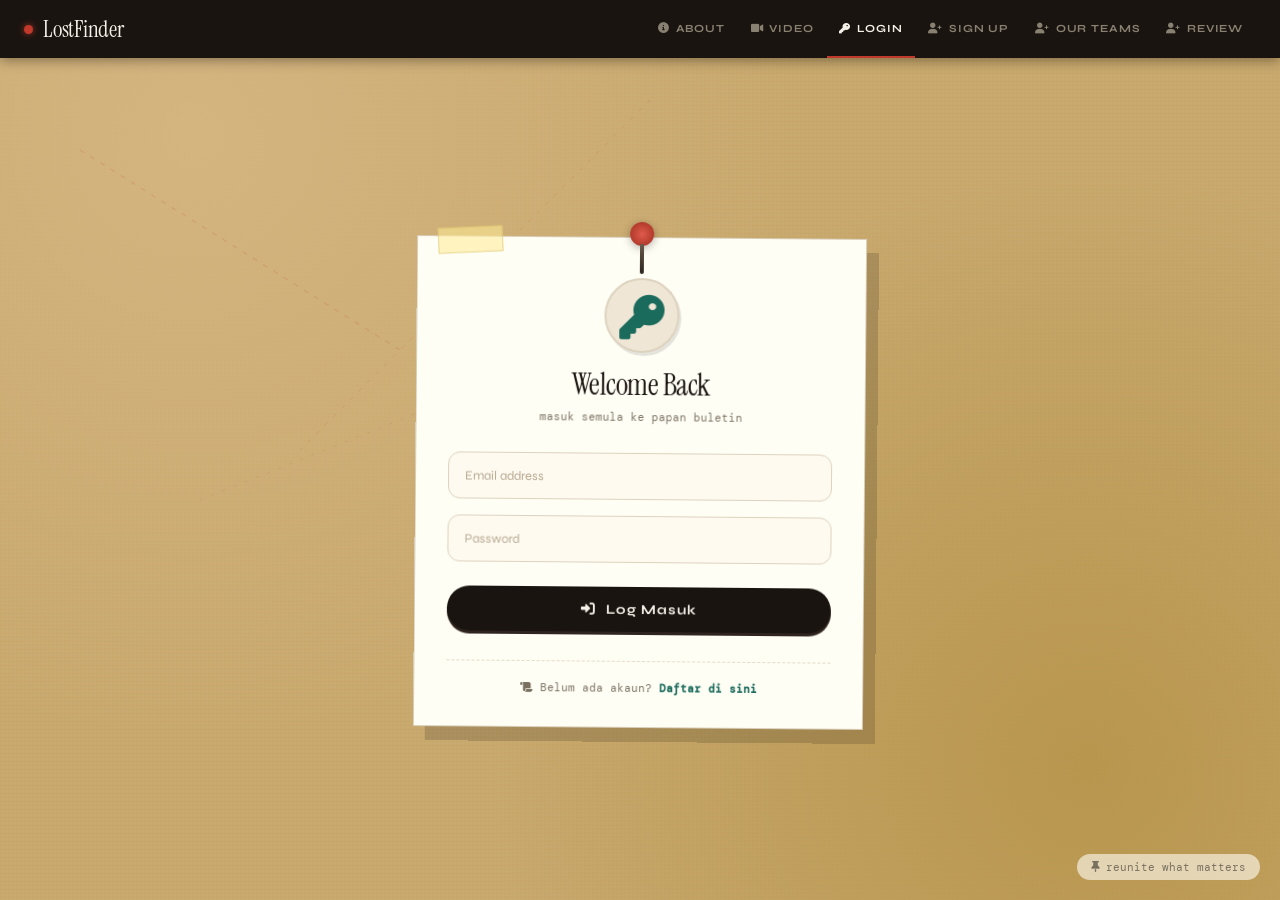
<file: index.html>
<!DOCTYPE html>
<html lang="ms">
<head>
  <meta charset="UTF-8">
  <meta name="viewport" content="width=device-width, initial-scale=1.0">
  <title>Dashboard - LostFinder</title>
  <link rel="stylesheet" href="https://cdnjs.cloudflare.com/ajax/libs/font-awesome/6.0.0-beta3/css/all.min.css">
  <link rel="preconnect" href="https://fonts.googleapis.com">
  <link href="https://fonts.googleapis.com/css2?family=Instrument+Serif:ital@0;1&family=DM+Mono:wght@400;500&family=Syne:wght@400;600;700&display=swap" rel="stylesheet">
  <link rel="stylesheet" href="main.css">
</head>
<body>
  <div class="corkboard">

    <!-- Decorative red string lines -->
    <svg class="string-layer" xmlns="http://www.w3.org/2000/svg">
      <line x1="120" y1="200" x2="620" y2="350" stroke="#c0392b" stroke-width="1" stroke-dasharray="4,6"/>
      <line x1="300" y1="160" x2="800" y2="480" stroke="#c0392b" stroke-width="0.8" stroke-dasharray="3,8"/>
      <line x1="60"  y1="420" x2="500" y2="250" stroke="#c0392b" stroke-width="0.7" stroke-dasharray="5,7"/>
    </svg>

    <!-- NAVBAR -->
    <nav class="navbar">
      <a class="logo" href="index.html">
        <span class="logo-dot"></span>
        LostFinder
      </a>
      <div class="nav-links">
        <a href="index.html"       class="active"><i class="fas fa-home"></i> Dashboard</a>
        <a href="browse-items.html"><i class="fas fa-search"></i> Browse</a>
        <a href="my-reports.html" ><i class="fas fa-clipboard-list"></i> My Reports</a>
        <a href="messages.html"   ><i class="fas fa-envelope"></i> Messages</a>
        <a href="profile.html"    ><i class="fas fa-user-circle"></i> Profile</a>
      </div>
    </nav>

    <div class="board">

      <!-- WELCOME NOTE -->
      <div class="welcome-note">
        <div class="tape-strip"></div>
        <h1>Welcome back, <span id="userNameDisplay">User</span>.</h1>
        <p>Platform reunite barang hilang &amp; ditemui.<br>Ada yang hilang? Ada yang jumpa? Kita connect.</p>
      </div>

      <!-- MAIN GRID -->
      <div class="board-grid">

        <!-- STAT: Total Items -->
        <div class="index-card">
          <div class="pin" style="top:-7px; left:50%; transform:translateX(-50%);"></div>
          <div class="card-lines"></div>
          <div class="card-label">
            <span>Total items</span>
            <span class="label-line"></span>
          </div>
          <div class="card-number" id="totalItems">0</div>
          <div class="card-sub">items on the board</div>
        </div>

        <!-- STAT: Reunited -->
        <div class="index-card">
          <div class="pin pin-teal" style="top:-7px; left:50%; transform:translateX(-50%);"></div>
          <div class="card-lines"></div>
          <div class="card-label">
            <span>Reunited</span>
            <span class="label-line"></span>
          </div>
          <div class="card-number green" id="reunitedCount">0</div>
          <div class="card-sub">happy endings ✓</div>
        </div>

        <!-- EVIDENCE BOARD (Recent Activity) -->
        <div class="evidence-board">
          <div class="board-header">
            <span class="live-dot"></span> <span>RECENT ACTIVITY</span>
          </div>
          <div id="recentActivitiesList">
            <div class="evidence-item">
              <div class="ev-dot lost"></div>
              <div class="ev-text">
                <div class="ev-name">Loading...</div>
                <div class="ev-meta">Just now</div>
              </div>
            </div>
          </div>
        </div>

        <!-- QUICK ACTIONS -->
        <div class="actions-card">
          <div class="pin pin-amber" style="top:-7px; left:24px;"></div>
          <div class="section-label">// quick actions</div>
          <div class="action-btns">
            <a href="report-lost.html"  class="action-btn btn-lost">
              <i class="fas fa-frown"></i> Saya Hilang Barang
            </a>
            <a href="report-found.html" class="action-btn btn-found">
              <i class="fas fa-smile"></i> Saya Jumpa Barang
            </a>
            <a href="browse-items.html" class="action-btn btn-browse">
              <i class="fas fa-search"></i> Tengok Semua
            </a>
          </div>
        </div>

        <!-- CATEGORIES -->
        <div class="cat-grid">
          <a href="browse-items.html?cat=dompet" class="cat-pill">
            <span class="cat-icon">&#128179;</span>
            <span class="cat-name">Dompet</span>
          </a>
          <a href="browse-items.html?cat=telefon" class="cat-pill">
            <span class="cat-icon">&#128241;</span>
            <span class="cat-name">Telefon</span>
          </a>
          <a href="browse-items.html?cat=kunci" class="cat-pill">
            <span class="cat-icon">&#128273;</span>
            <span class="cat-name">Kunci</span>
          </a>
          <a href="browse-items.html?cat=beg" class="cat-pill">
            <span class="cat-icon">&#127890;</span>
            <span class="cat-name">Beg</span>
          </a>
          <a href="browse-items.html?cat=dokumen" class="cat-pill">
            <span class="cat-icon">&#128196;</span>
            <span class="cat-name">Dokumen</span>
          </a>
        </div>

      </div><!-- /board-grid -->
    </div><!-- /board -->
  </div><!-- /corkboard -->

  <script src="jquery1.js"></script>
</body>
</html>
</file>
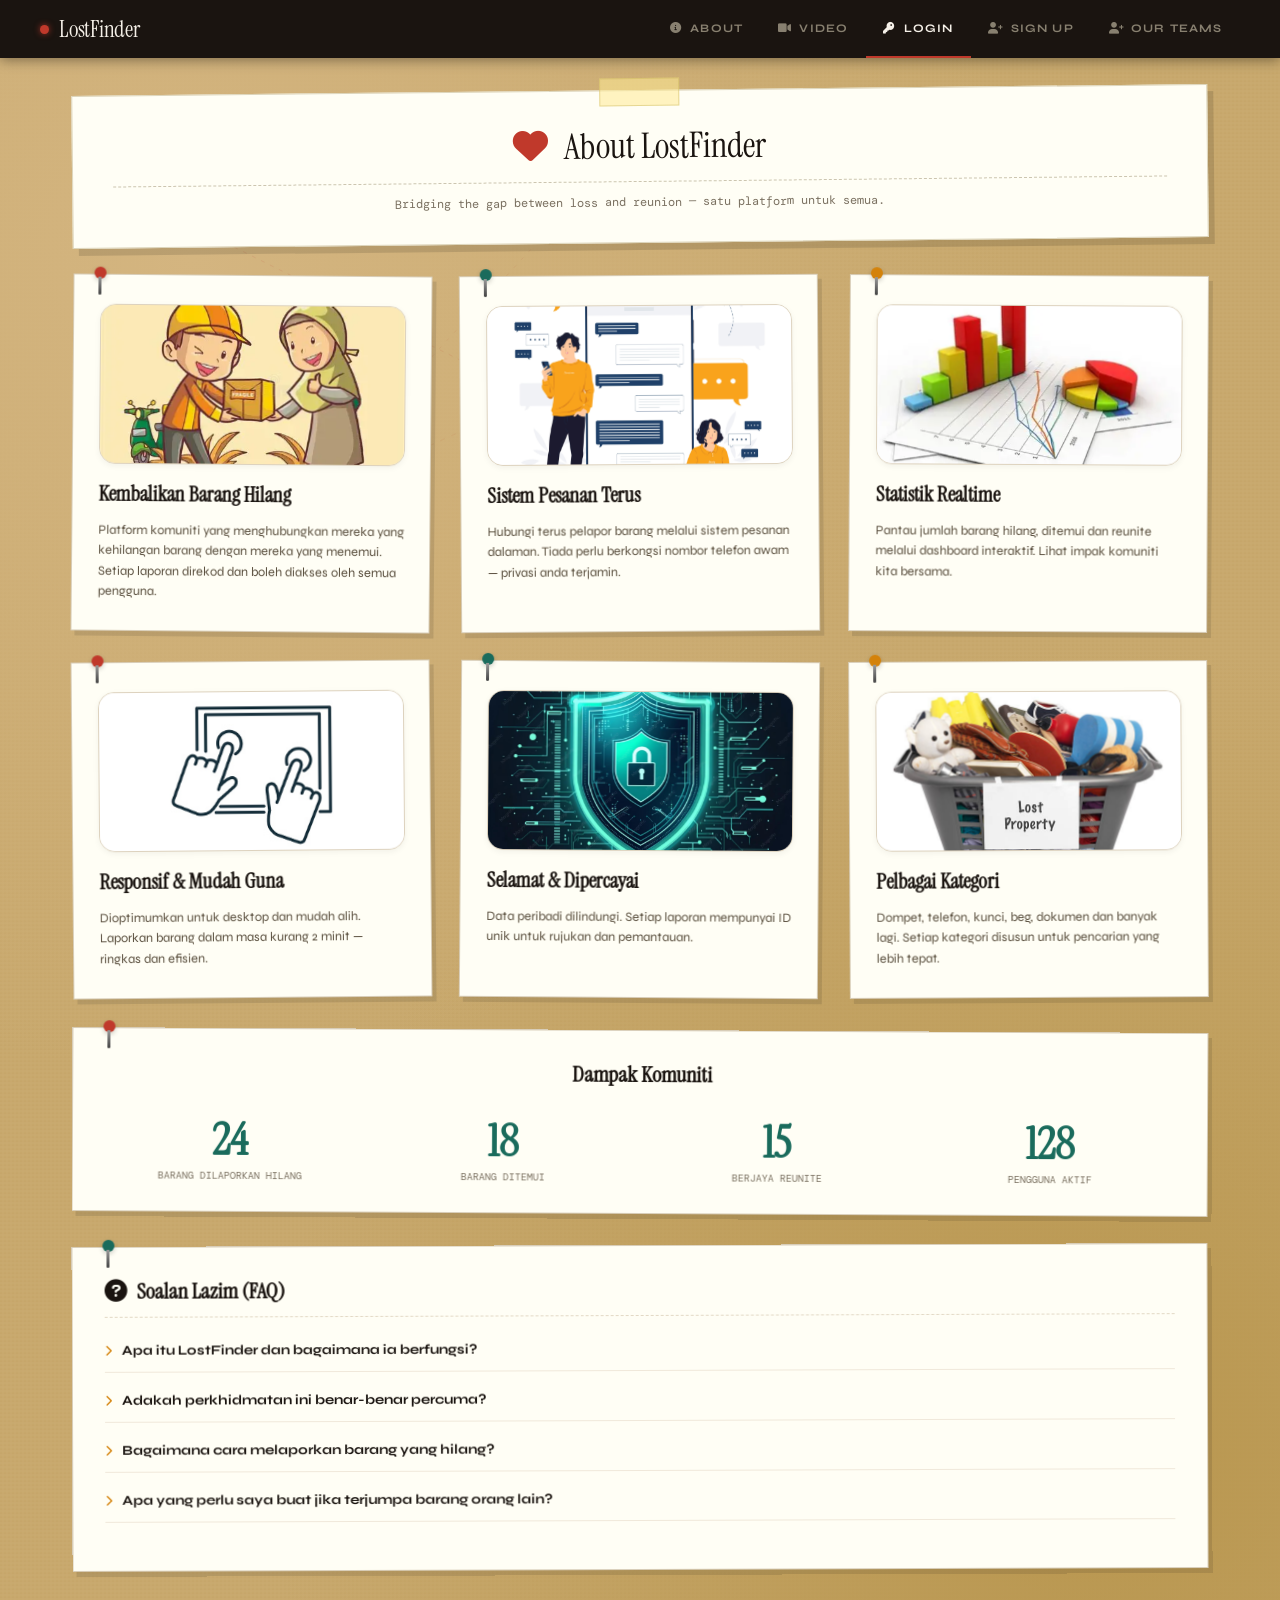
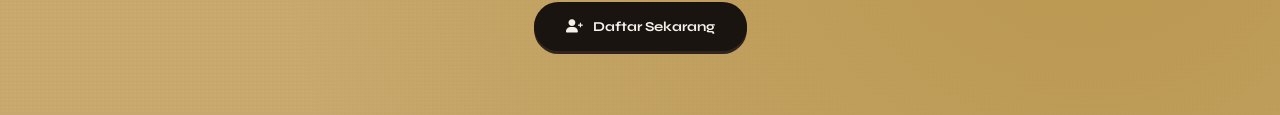
<file: about.html>
<!DOCTYPE html>
<html lang="ms">
<head>
    <meta charset="UTF-8">
    <meta name="viewport" content="width=device-width, initial-scale=1.0">
    <title>About Us - LostFinder</title>
    <link rel="stylesheet" href="https://cdnjs.cloudflare.com/ajax/libs/font-awesome/6.0.0-beta3/css/all.min.css">
    <link rel="preconnect" href="https://fonts.googleapis.com">
    <link href="https://fonts.googleapis.com/css2?family=Instrument+Serif:ital@0;1&family=DM+Mono:wght@400;500&family=Syne:wght@400;600;700&display=swap" rel="stylesheet">
    <link rel="stylesheet" href="about.css">
</head>
<body>
<div class="string-layer">
    <svg width="100%" height="100%">
        <line x1="100" y1="180" x2="500" y2="380" stroke="#c0392b" stroke-width="1" stroke-dasharray="4,6"/>
        <line x1="650" y1="120" x2="300" y2="500" stroke="#c0392b" stroke-width="0.8" stroke-dasharray="3,8"/>
        <line x1="200" y1="550" x2="750" y2="300" stroke="#c0392b" stroke-width="0.7" stroke-dasharray="5,7"/>
    </svg>
</div>

<nav class="navbar">
    <a class="logo" href="index.html">
        <span class="logo-dot"></span>
        LostFinder
    </a>
    <div class="nav-links">
        <a href="about.html"><i class="fas fa-info-circle"></i> About</a>
            <a href="video.html"><i class="fas fa-video"></i> Video</a>
            <a href="login.html" class="active"><i class="fas fa-key"></i> Login</a>
            <a href="signup.html"><i class="fas fa-user-plus"></i> Sign Up</a>
            <a href="team.html"><i class="fas fa-user-plus"></i> Our Teams</a>
    </div>
</nav>

<div class="about-container">
    <div class="hero-note">
        <div class="tape-strip"></div>
        <h1><i class="fas fa-heart"></i> About LostFinder</h1>
        <p>Bridging the gap between loss and reunion — satu platform untuk semua.</p>
    </div>

    <!-- Features Grid - GAMBAR UNTUK KAD FEATURE -->
    <div class="info-grid">
        <div class="info-card">
            <div class="pin-mini"></div>
            <div class="card-illustration">
                <img src="1.png" alt="Reunite" onerror="this.parentElement.innerHTML='<i class=\'fas fa-hand-holding-heart placeholder-icon\'></i>'">
            </div>
            <h3>Kembalikan Barang Hilang</h3>
            <p>Platform komuniti yang menghubungkan mereka yang kehilangan barang dengan mereka yang menemui. Setiap laporan direkod dan boleh diakses oleh semua pengguna.</p>
        </div>
        <div class="info-card">
            <div class="pin-mini pin-teal-mini"></div>
            <div class="card-illustration">
                <img src="2.png" alt="Chat" onerror="this.parentElement.innerHTML='<i class=\'fas fa-comments placeholder-icon\'></i>'">
            </div>
            <h3>Sistem Pesanan Terus</h3>
            <p>Hubungi terus pelapor barang melalui sistem pesanan dalaman. Tiada perlu berkongsi nombor telefon awam — privasi anda terjamin.</p>
        </div>
        <div class="info-card">
            <div class="pin-mini pin-amber-mini"></div>
            <div class="card-illustration">
                <img src="3.png" alt="Stats" onerror="this.parentElement.innerHTML='<i class=\'fas fa-chart-line placeholder-icon\'></i>'">
            </div>
            <h3>Statistik Realtime</h3>
            <p>Pantau jumlah barang hilang, ditemui dan reunite melalui dashboard interaktif. Lihat impak komuniti kita bersama.</p>
        </div>
        <div class="info-card">
            <div class="pin-mini"></div>
            <div class="card-illustration">
                <img src="4.png" alt="Mobile" onerror="this.parentElement.innerHTML='<i class=\'fas fa-mobile-alt placeholder-icon\'></i>'">
            </div>
            <h3>Responsif & Mudah Guna</h3>
            <p>Dioptimumkan untuk desktop dan mudah alih. Laporkan barang dalam masa kurang 2 minit — ringkas dan efisien.</p>
        </div>
        <div class="info-card">
            <div class="pin-mini pin-teal-mini"></div>
            <div class="card-illustration">
                <img src="5.png" alt="Secure" onerror="this.parentElement.innerHTML='<i class=\'fas fa-shield-alt placeholder-icon\'></i>'">
            </div>
            <h3>Selamat & Dipercayai</h3>
            <p>Data peribadi dilindungi. Setiap laporan mempunyai ID unik untuk rujukan dan pemantauan.</p>
        </div>
        <div class="info-card">
            <div class="pin-mini pin-amber-mini"></div>
            <div class="card-illustration">
                <img src="6.png" alt="Categories" onerror="this.parentElement.innerHTML='<i class=\'fas fa-tags placeholder-icon\'></i>'">
            </div>
            <h3>Pelbagai Kategori</h3>
            <p>Dompet, telefon, kunci, beg, dokumen dan banyak lagi. Setiap kategori disusun untuk pencarian yang lebih tepat.</p>
        </div>
    </div>

    

    <!-- Stats Section -->
    <div class="stats-section">
        <div class="pin-mini" style="top:-8px; left:30px;"></div>
        <h3><i class="fas fa-chart-simple"></i> Dampak Komuniti</h3>
        <div class="stats-grid" id="statsContainer">
            <div class="stat-item">
                <div class="stat-number" id="statTotalLost">0</div>
                <div class="stat-label">Barang Dilaporkan Hilang</div>
            </div>
            <div class="stat-item">
                <div class="stat-number" id="statTotalFound">0</div>
                <div class="stat-label">Barang Ditemui</div>
            </div>
            <div class="stat-item">
                <div class="stat-number" id="statReunited">0</div>
                <div class="stat-label">Berjaya Reunite</div>
            </div>
            <div class="stat-item">
                <div class="stat-number" id="statUsers">0</div>
                <div class="stat-label">Pengguna Aktif</div>
            </div>
        </div>
    </div>

    <!-- FAQ Section -->
    <div class="faq-section">
        <div class="pin-mini pin-teal-mini" style="top:-8px; left:30px;"></div>
        <h3><i class="fas fa-question-circle"></i> Soalan Lazim (FAQ)</h3>
        
        <div class="faq-item">
            <div class="faq-question" data-faq="1">
                <i class="fas fa-chevron-right"></i> Apa itu LostFinder dan bagaimana ia berfungsi?
            </div>
            <div class="faq-answer" id="faqAns1">
                LostFinder adalah platform dalam talian yang membantu individu melaporkan barang hilang atau ditemui. Pengguna boleh mendaftar percuma, melaporkan barang dengan butiran seperti kategori, lokasi, tarikh dan gambar.
            </div>
        </div>
        
        <div class="faq-item">
            <div class="faq-question" data-faq="2">
                <i class="fas fa-chevron-right"></i> Adakah perkhidmatan ini benar-benar percuma?
            </div>
            <div class="faq-answer" id="faqAns2">
                Ya! LostFinder 100% percuma untuk semua pengguna. Tiada yuran pendaftaran, tiada yuran keahlian.
            </div>
        </div>
        
        <div class="faq-item">
            <div class="faq-question" data-faq="3">
                <i class="fas fa-chevron-right"></i> Bagaimana cara melaporkan barang yang hilang?
            </div>
            <div class="faq-answer" id="faqAns3">
                Klik butang "Saya Hilang Barang" di halaman Dashboard, isi maklumat lengkap, dan hantar.
            </div>
        </div>
        
        <div class="faq-item">
            <div class="faq-question" data-faq="4">
                <i class="fas fa-chevron-right"></i> Apa yang perlu saya buat jika terjumpa barang orang lain?
            </div>
            <div class="faq-answer" id="faqAns4">
                Tekan butang "Saya Jumpa Barang", lengkapkan borang, dan hantar.
            </div>
        </div>
    </div>

    <div class="cta-section">
        <a href="signup.html" class="cta-btn">
            <i class="fas fa-user-plus"></i> Daftar Sekarang
        </a>
    </div>
</div>

<script src="about.js"></script>
</body>
</html>
</file>
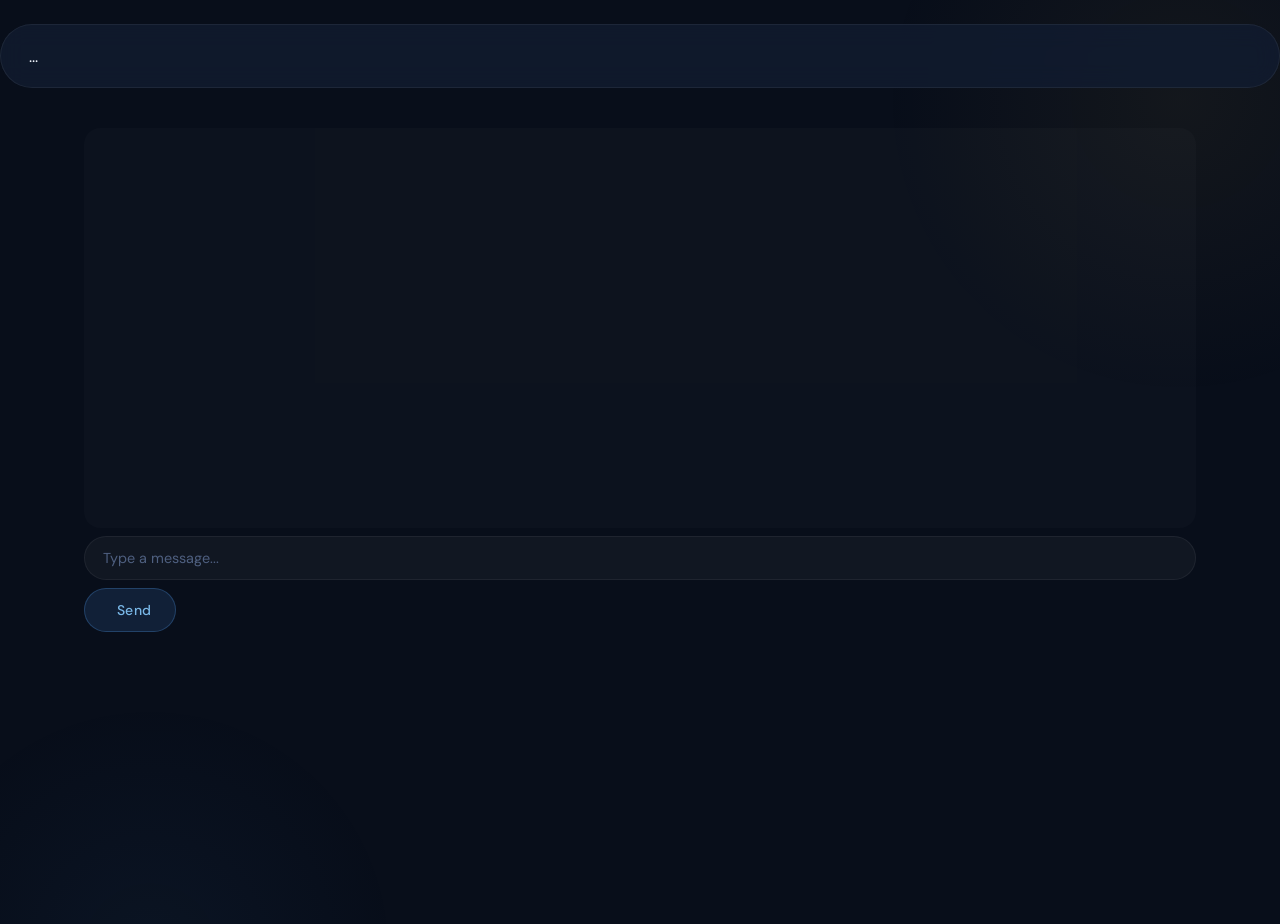
<file: chat.html>
<!DOCTYPE html>
<html lang="ms">
<head>
    <meta charset="UTF-8">
    <title>Chat Conversation</title>
    <link rel="stylesheet" href="style.css">
</head>
<body>
    <nav class="navbar">...</nav>
    <div class="container chat-room">
        <div id="chatHeader"></div>
        <div id="chatMessages" class="chat-messages"></div>
        <div class="chat-input-area">
            <input type="text" id="chatMessageInput" placeholder="Type a message...">
            <button id="sendMsgBtn" class="btn btn-primary"><i class="fas fa-paper-plane"></i> Send</button>
        </div>
    </div>
    <script src="app.js"></script>
    <script>initChatRoom();</script>
</body>
</html>
</file>
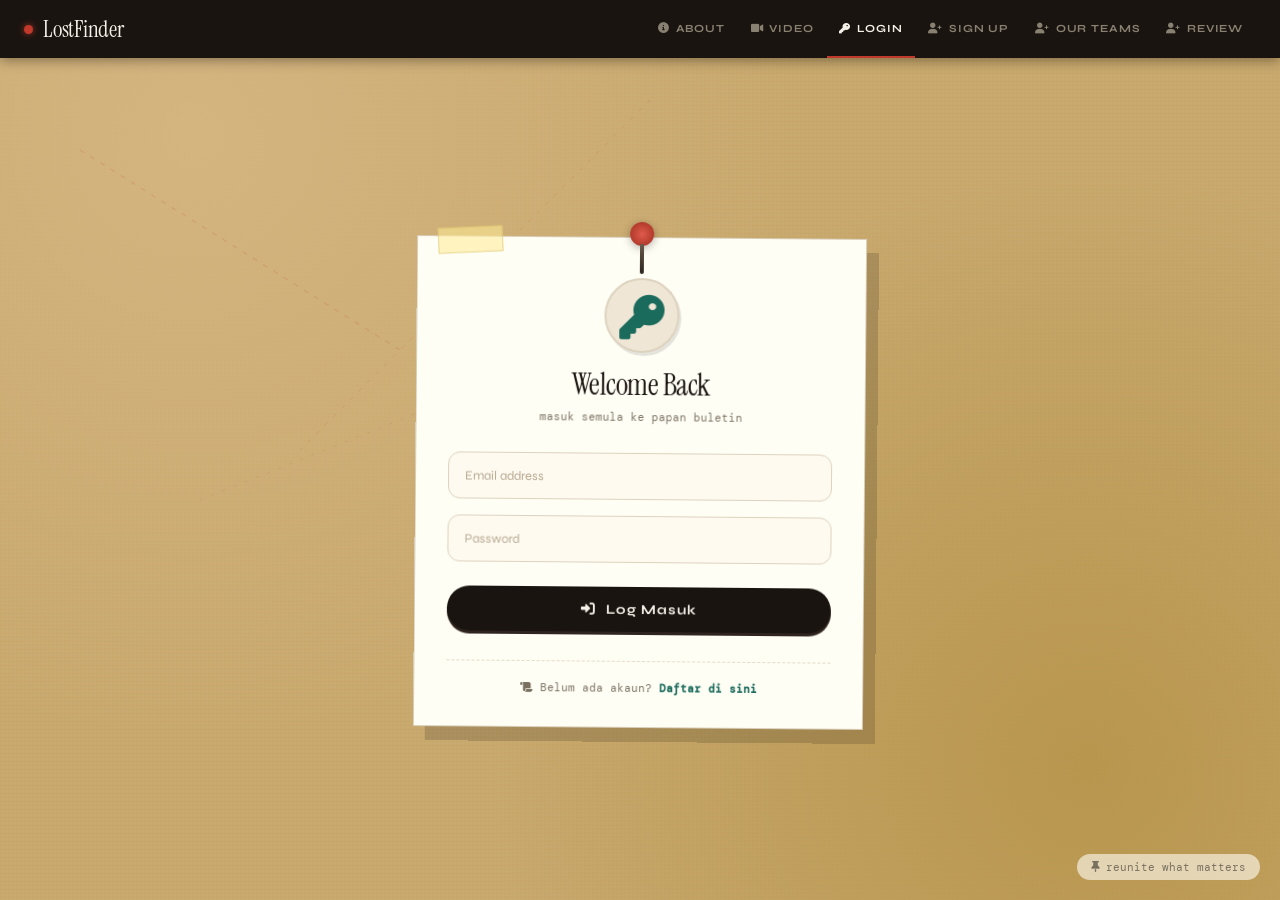
<file: login.html>
<!DOCTYPE html>
<html lang="ms">
<head>
    <meta charset="UTF-8">
    <meta name="viewport" content="width=device-width, initial-scale=1.0">
    <title>Login - LostFinder</title>
    <link rel="stylesheet" href="https://cdnjs.cloudflare.com/ajax/libs/font-awesome/6.0.0-beta3/css/all.min.css">
    <link rel="preconnect" href="https://fonts.googleapis.com">
    <link href="https://fonts.googleapis.com/css2?family=Instrument+Serif:ital@0;1&family=DM+Mono:wght@400;500&family=Syne:wght@400;600;700&display=swap" rel="stylesheet">
    <link rel="stylesheet" href="login.css">
</head>
<body>
    <!-- Red string decoration -->
    <svg class="string-layer" xmlns="http://www.w3.org/2000/svg">
        <line x1="80" y1="150" x2="400" y2="350" stroke="#c0392b" stroke-width="1.2" stroke-dasharray="5,7"/>
        <line x1="650" y1="100" x2="300" y2="450" stroke="#c0392b" stroke-width="0.9" stroke-dasharray="4,8"/>
        <line x1="200" y1="500" x2="700" y2="300" stroke="#c0392b" stroke-width="0.7" stroke-dasharray="3,9"/>
    </svg>

    <!-- Navbar dengan tambahan Gallery & Video -->
    <nav class="navbar">
        <a class="logo" href="index.html">
            <span class="logo-dot"></span>
            LostFinder
        </a>
        <div class="nav-links">
            <a href="about.html"><i class="fas fa-info-circle"></i> About</a>
            <a href="video.html"><i class="fas fa-video"></i> Video</a>
            <a href="login.html" class="active"><i class="fas fa-key"></i> Login</a>
            <a href="signup.html"><i class="fas fa-user-plus"></i> Sign Up</a>
            <a href="team.html"><i class="fas fa-user-plus"></i> Our Teams</a>
            <a href="review.html"><i class="fas fa-user-plus"></i> Review</a>
        </div>
    </nav>

    <!-- Main Login Box -->
    <div class="auth-box">
        <div class="pin-red"></div>
        <div class="tape-corner"></div>
        
        <div class="auth-header">
            <i class="fas fa-key"></i>
            <h2>Welcome Back</h2>
            <p>masuk semula ke papan buletin</p>
        </div>

        <form id="loginForm">
            <input type="email" id="loginEmail" placeholder="Email address" autocomplete="email" required>
            <input type="password" id="loginPassword" placeholder="Password" autocomplete="current-password" required>
            <button type="submit" class="btn-primary">
                <i class="fas fa-sign-in-alt"></i> Log Masuk
            </button>
        </form>
        
        <div class="auth-footer">
            <i class="fas fa-scroll"></i> Belum ada akaun? <a href="signup.html">Daftar di sini</a>
        </div>
    </div>

    <div class="sticker">
        <i class="fas fa-thumbtack"></i> reunite what matters
    </div>

    <div id="toastMsg" class="toast-msg"></div>

    <script src="jquery2.js"></script>
</body>
</html>
</file>
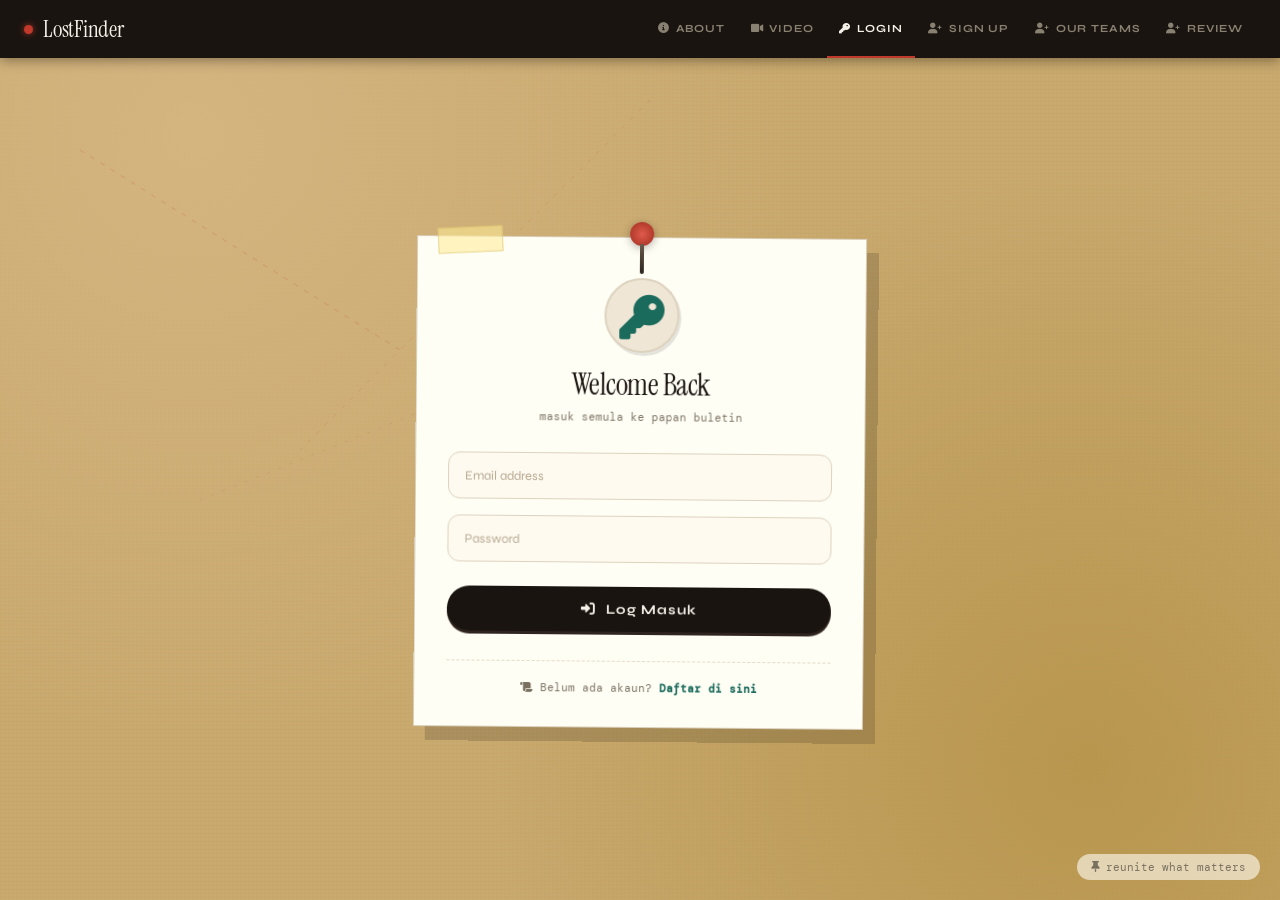
<file: messages.html>
<!DOCTYPE html>
<html lang="ms">
<head>
    <meta charset="UTF-8">
    <meta name="viewport" content="width=device-width, initial-scale=1.0">
    <title>Messages - LostFinder</title>
    <link rel="stylesheet" href="https://cdnjs.cloudflare.com/ajax/libs/font-awesome/6.0.0-beta3/css/all.min.css">
    <link rel="preconnect" href="https://fonts.googleapis.com">
    <link href="https://fonts.googleapis.com/css2?family=Instrument+Serif:ital@0;1&family=DM+Mono:wght@400;500&family=Syne:wght@400;600;700&display=swap" rel="stylesheet">
    <link rel="stylesheet" href="messages.css">
</head>
<body>
<div class="string-layer">
    <svg width="100%" height="100%">
        <line x1="120" y1="200" x2="500" y2="400" stroke="#c0392b" stroke-width="0.8" stroke-dasharray="4,6"/>
        <line x1="300" y1="100" x2="700" y2="500" stroke="#c0392b" stroke-width="0.7" stroke-dasharray="3,7"/>
    </svg>
</div>

<nav class="navbar">
    <a class="logo" href="index.html">
        <span class="logo-dot"></span>
        LostFinder
    </a>
    <div class="nav-links">
        <a href="index.html"><i class="fas fa-home"></i> Dashboard</a>
        <a href="browse-items.html"><i class="fas fa-search"></i> Browse</a>
        <a href="my-reports.html"><i class="fas fa-clipboard-list"></i> My Reports</a>
        <a href="messages.html" class="active"><i class="fas fa-envelope"></i> Messages</a>
        <a href="profile.html"><i class="fas fa-user-circle"></i> Profile</a>
    </div>
</nav>

<div class="messages-container">
    <div class="page-note">
        <div class="tape-strip"></div>
        <h2><i class="fas fa-comments"></i> Peti Masuk & Perbualan</h2>
        <p>Hubungi pengguna lain tentang barang hilang atau ditemui. Klik "Contact" di mana-mana item untuk memulakan perbualan.</p>
    </div>

    <div class="messaging-panel">
        <div class="inbox-sidebar">
            <div class="inbox-header"><i class="fas fa-inbox"></i> Perbualan</div>
            <div id="conversationList" class="conversation-list">
                <div style="padding: 2rem; text-align:center; color:var(--muted);">Loading...</div>
            </div>
        </div>

        <div id="chatArea" class="chat-area">
            <div class="chat-header" id="chatHeader">
                <h3><i class="fas fa-comment-dots"></i> <span id="chatPartnerName">--</span></h3>
                <p id="chatContext">Pilih perbualan untuk mula</p>
            </div>
            <div id="chatMessages" class="chat-messages">
                <div class="empty-chat"><i class="fas fa-envelope-open-text"></i><br>Tiada perbualan dipilih</div>
            </div>
            <div class="chat-input-area" id="chatInputArea" style="display: none;">
                <input type="text" id="messageInput" placeholder="Taip mesej anda..." autocomplete="off">
                <button id="sendMsgBtn"><i class="fas fa-paper-plane"></i> Hantar</button>
            </div>
        </div>
    </div>
</div>

<div id="toastMsg" class="toast-msg"></div>

<script src="messages.js"></script>
</body>
</html>
</file>
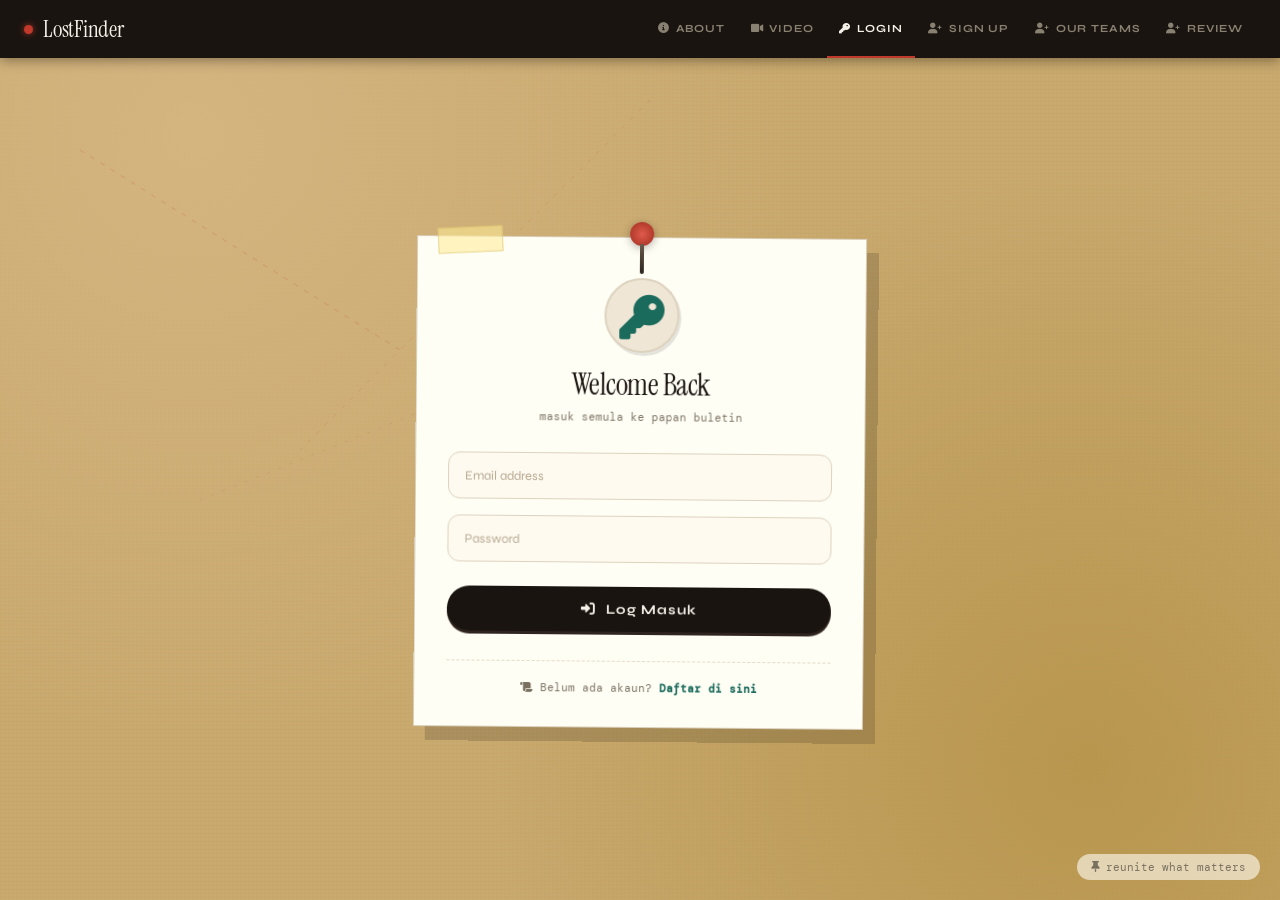
<file: my-reports.html>
<!DOCTYPE html>
<html lang="ms">
<head>
    <meta charset="UTF-8">
    <meta name="viewport" content="width=device-width, initial-scale=1.0">
    <title>My Reports - LostFinder</title>
    <link rel="stylesheet" href="https://cdnjs.cloudflare.com/ajax/libs/font-awesome/6.0.0-beta3/css/all.min.css">
    <link rel="preconnect" href="https://fonts.googleapis.com">
    <link href="https://fonts.googleapis.com/css2?family=Instrument+Serif:ital@0;1&family=DM+Mono:wght@400;500&family=Syne:wght@400;600;700&display=swap" rel="stylesheet">
    <style>
        * { margin: 0; padding: 0; box-sizing: border-box; }

        :root {
            --ink: #1a1410;
            --paper: #f5f0e8;
            --paper2: #ede8dd;
            --red: #c0392b;
            --amber: #d4820a;
            --teal: #1a6b5c;
            --border: #b8ad9e;
            --muted: #7a7060;
            --tape: rgba(255,235,150,0.55);
        }

        body {
            min-height: 100vh;
            font-family: 'Syne', sans-serif;
            color: var(--ink);
            background-color: #c8a96e;
            background-image: radial-gradient(circle at 15% 15%, #d4b580 0%, transparent 45%),
                              radial-gradient(circle at 85% 85%, #b8964e 0%, transparent 45%),
                              url("data:image/svg+xml,%3Csvg xmlns='http://www.w3.org/2000/svg' width='4' height='4'%3E%3Crect width='4' height='4' fill='%23c8a96e'/%3E%3Ccircle cx='1' cy='1' r='0.6' fill='%23b0893a' opacity='0.35'/%3E%3Ccircle cx='3' cy='3' r='0.5' fill='%23d4b070' opacity='0.25'/%3E%3Ccircle cx='3' cy='1' r='0.3' fill='%23a07830' opacity='0.2'/%3E%3C/svg%3E");
        }

        /* navbar identical with dashboard */
        .navbar {
            background: var(--ink);
            padding: 0 2.5rem;
            display: flex;
            align-items: center;
            justify-content: space-between;
            height: 58px;
            position: sticky;
            top: 0;
            z-index: 100;
            box-shadow: 0 2px 12px rgba(0,0,0,0.4);
        }

        .logo {
            font-family: 'Instrument Serif', serif;
            font-size: 1.45rem;
            color: var(--paper);
            display: flex;
            align-items: center;
            gap: 10px;
            letter-spacing: -0.01em;
            text-decoration: none;
        }

        .logo-dot {
            width: 9px; height: 9px;
            background: var(--red);
            border-radius: 50%;
            display: inline-block;
            box-shadow: 0 0 6px rgba(192,57,43,0.8);
            animation: pulse 2.2s ease-in-out infinite;
        }

        @keyframes pulse { 0%,100% { transform: scale(1); opacity:1; } 50% { transform: scale(1.5); opacity:0.6; } }

        .nav-links { display: flex; }
        .nav-links a {
            color: #888070;
            text-decoration: none;
            font-size: 0.72rem;
            font-weight: 700;
            letter-spacing: 0.1em;
            text-transform: uppercase;
            padding: 0 1.1rem;
            height: 58px;
            display: flex;
            align-items: center;
            gap: 7px;
            border-bottom: 2px solid transparent;
            transition: color 0.2s, border-color 0.2s;
        }
        .nav-links a:hover { color: #d0c8b8; }
        .nav-links a.active { color: var(--paper); border-bottom-color: var(--red); }

        /* main container */
        .reports-container {
            max-width: 1100px;
            margin: 0 auto;
            padding: 2.2rem 2rem 4rem;
        }

        /* header note */
        .page-note {
            background: #fffef5;
            border: 1px solid #ddd5bb;
            padding: 1.3rem 2rem;
            position: relative;
            transform: rotate(-0.4deg);
            box-shadow: 4px 5px 0 rgba(0,0,0,0.12);
            margin-bottom: 2rem;
        }
        .tape-strip {
            position: absolute;
            top: -13px;
            left: 32px;
            width: 72px;
            height: 26px;
            background: var(--tape);
            border: 1px solid rgba(200,180,90,0.45);
        }
        .page-note h2 {
            font-family: 'Instrument Serif', serif;
            font-size: 1.7rem;
            display: flex;
            align-items: center;
            gap: 12px;
        }
        .page-note h2 i { color: var(--teal); }
        .page-note p {
            font-family: 'DM Mono', monospace;
            font-size: 0.7rem;
            color: var(--muted);
            margin-top: 8px;
            border-top: 1px dashed #ccc5b0;
            padding-top: 8px;
        }

        /* filter tabs for reports (status) */
        .report-tabs {
            display: flex;
            gap: 12px;
            margin-bottom: 1.8rem;
            flex-wrap: wrap;
        }
        .tab-btn {
            background: rgba(255,254,245,0.75);
            border: 1px solid #d8cdb8;
            padding: 8px 22px;
            font-family: 'DM Mono', monospace;
            font-size: 0.7rem;
            font-weight: 600;
            letter-spacing: 0.05em;
            cursor: pointer;
            transition: 0.2s;
            border-radius: 40px;
            color: var(--ink);
        }
        .tab-btn.active {
            background: var(--ink);
            color: var(--paper);
            border-color: var(--ink);
            box-shadow: 0 2px 6px rgba(0,0,0,0.2);
        }
        .tab-btn:hover:not(.active) { background: #e7dfce; }

        /* reports grid */
        .reports-grid {
            display: grid;
            grid-template-columns: repeat(auto-fill, minmax(300px, 1fr));
            gap: 1.8rem;
        }

        /* report card */
        .report-card {
            background: #fffef5;
            border: 1px solid #d8cdb8;
            position: relative;
            box-shadow: 4px 5px 0 rgba(0,0,0,0.12);
            transition: transform 0.18s, box-shadow 0.18s;
            transform: rotate(var(--rot, 0deg));
            animation: cardRise 0.4s cubic-bezier(0.34, 1.2, 0.64, 1) both;
        }
        @keyframes cardRise {
            from { opacity: 0; transform: rotate(var(--rot,0deg)) translateY(20px); }
            to { opacity: 1; transform: rotate(var(--rot,0deg)) translateY(0px); }
        }
        .report-card:hover {
            transform: rotate(0deg) translateY(-5px) !important;
            box-shadow: 6px 8px 0 rgba(0,0,0,0.18);
        }

        .card-header {
            padding: 1rem 1.2rem 0.5rem;
            border-bottom: 1px dashed #ece1cf;
            display: flex;
            justify-content: space-between;
            align-items: center;
        }
        .status-badge {
            font-family: 'DM Mono', monospace;
            font-size: 0.55rem;
            padding: 4px 12px;
            border-radius: 30px;
            font-weight: 700;
            letter-spacing: 0.05em;
        }
        .status-lost { background: rgba(192,57,43,0.15); color: #b33a2c; border: 1px solid rgba(192,57,43,0.3); }
        .status-found { background: rgba(26,107,92,0.12); color: #1c7c6a; border: 1px solid rgba(26,107,92,0.3); }
        .status-reunited { background: rgba(212,130,10,0.12); color: #b5700c; border: 1px solid rgba(212,130,10,0.3); }

        .report-title {
            font-family: 'Instrument Serif', serif;
            font-size: 1.25rem;
            margin: 0.5rem 1.2rem 0.2rem;
        }
        .report-category {
            display: inline-block;
            background: #e7dfce;
            padding: 2px 10px;
            border-radius: 20px;
            font-size: 0.6rem;
            font-weight: 600;
            margin-left: 1.2rem;
            margin-bottom: 8px;
        }
        .report-details {
            padding: 0 1.2rem 1rem;
        }
        .detail-row {
            display: flex;
            gap: 8px;
            font-size: 0.7rem;
            font-family: 'DM Mono', monospace;
            color: var(--muted);
            margin-bottom: 8px;
            align-items: baseline;
        }
        .detail-row i { width: 18px; font-size: 0.7rem; color: #a0937c; }
        .desc-preview {
            background: #fbf7ef;
            padding: 10px;
            border-radius: 12px;
            font-size: 0.7rem;
            margin: 12px 0;
            color: #5f5542;
            line-height: 1.4;
        }
        .card-actions {
            padding: 0.8rem 1.2rem 1.2rem;
            display: flex;
            gap: 12px;
            border-top: 1px solid #ece1cf;
            background: #faf5e9;
        }
        .edit-btn, .delete-btn {
            background: transparent;
            border: 1px solid #d1c2aa;
            padding: 6px 14px;
            border-radius: 50px;
            font-family: 'DM Mono', monospace;
            font-size: 0.6rem;
            font-weight: 600;
            cursor: pointer;
            transition: 0.15s;
            display: inline-flex;
            align-items: center;
            gap: 6px;
        }
        .edit-btn:hover { background: var(--ink); color: var(--paper); border-color: var(--ink); }
        .delete-btn:hover { background: var(--red); color: white; border-color: var(--red); }

        .empty-state {
            text-align: center;
            background: rgba(255,254,245,0.8);
            padding: 3rem;
            border: 1px dashed #b0a084;
            border-radius: 28px;
            font-family: 'Instrument Serif', serif;
            font-size: 1.2rem;
            color: #7a6b52;
            grid-column: 1 / -1;
        }
        .toast-msg {
            position: fixed;
            bottom: 30px;
            left: 50%;
            transform: translateX(-50%) translateY(80px);
            background: #1a1410;
            backdrop-filter: blur(12px);
            border: 1px solid #c8b690;
            padding: 12px 26px;
            border-radius: 60px;
            color: #f5eedc;
            font-family: 'DM Mono', monospace;
            font-size: 0.8rem;
            z-index: 200;
            transition: 0.25s ease;
            white-space: nowrap;
            pointer-events: none;
        }
        .toast-msg.show { transform: translateX(-50%) translateY(0); }

        /* red string decoration */
        .string-layer {
            position: fixed;
            top: 0; left: 0;
            width: 100%; height: 100%;
            pointer-events: none;
            z-index: 0;
            opacity: 0.1;
        }
        .reports-container, .navbar { position: relative; z-index: 2; }
    </style>
</head>
<body>
<div class="string-layer">
    <svg width="100%" height="100%" xmlns="http://www.w3.org/2000/svg">
        <line x1="90" y1="200" x2="550" y2="380" stroke="#c0392b" stroke-width="1" stroke-dasharray="4,6"/>
        <line x1="300" y1="120" x2="750" y2="520" stroke="#c0392b" stroke-width="0.8" stroke-dasharray="3,8"/>
    </svg>
</div>

<nav class="navbar">
    <a class="logo" href="index.html">
        <span class="logo-dot"></span>
        LostFinder
    </a>
    <div class="nav-links">
        <a href="index.html"><i class="fas fa-home"></i> Dashboard</a>
        <a href="browse-items.html"><i class="fas fa-search"></i> Browse</a>
        <a href="my-reports.html" class="active"><i class="fas fa-clipboard-list"></i> My Reports</a>
        <a href="messages.html"><i class="fas fa-envelope"></i> Messages</a>
        <a href="profile.html"><i class="fas fa-user-circle"></i> Profile</a>
    </div>
</nav>

<div class="reports-container">
    <div class="page-note">
        <div class="tape-strip"></div>
        <h2><i class="fas fa-flag-checkered"></i> Laporan Saya</h2>
        <p>Hanya laporan yang awak buat akan muncul di sini. Urus semua barang hilang atau ditemui dalam satu tempat.</p>
    </div>

    <div class="report-tabs">
        <button class="tab-btn active" data-filter="all">Semua</button>
        <button class="tab-btn" data-filter="lost">Hilang</button>
        <button class="tab-btn" data-filter="found">Ditemui</button>
        <button class="tab-btn" data-filter="reunited">Sudah Reunite</button>
    </div>

    <div id="myReportsGrid" class="reports-grid"></div>
</div>

<div id="toastMsg" class="toast-msg">✓ Laporan dikemaskini</div>

<script>
    // ---------- AUTH + STORAGE ----------
    const currentUser = sessionStorage.getItem("loggedInUser");
    if (!currentUser) {
        window.location.href = "login.html";
    }

    // key storage sama dengan browse & report pages
    const STORAGE_KEY = "lostfound_items";

    // Helper: load semua items dari localStorage
    function getAllItems() {
        const stored = localStorage.getItem(STORAGE_KEY);
        if (stored) {
            return JSON.parse(stored);
        }
        // jangan cipta dummy untuk user lain, return empty array supaya tiada data rekaan muncul
        return [];
    }

    // save items ke localStorage & trigger event untuk sync
    function persistAllItems(items) {
        localStorage.setItem(STORAGE_KEY, JSON.stringify(items));
        window.dispatchEvent(new StorageEvent('storage', { key: STORAGE_KEY, newValue: JSON.stringify(items) }));
    }

    // dapatkan laporan milik user yang login sahaja
    function getMyReports() {
        const all = getAllItems();
        return all.filter(item => item.reporter === currentUser);
    }

    // render my reports based on active filter
    let currentFilter = "all"; // all, lost, found, reunited

    function renderMyReports() {
        const container = document.getElementById("myReportsGrid");
        if (!container) return;

        let myItems = getMyReports();
        
        // apply filter status
        if (currentFilter !== "all") {
            myItems = myItems.filter(item => item.status === currentFilter);
        }

        if (myItems.length === 0) {
            container.innerHTML = `
                <div class="empty-state">
                    <i class="fas fa-scroll" style="font-size: 2rem; margin-bottom: 12px; display: block; opacity: 0.7;"></i>
                    Tiada laporan ditemui untuk pilihan ini.<br>
                    <a href="report-lost.html" style="color: var(--red); text-decoration: underline;">Laporkan barang hilang</a> atau 
                    <a href="report-found.html" style="color: var(--teal); text-decoration: underline;">jumpa barang</a>.
                </div>
            `;
            return;
        }

        // generate cards dengan rotasi rawak
        const categoryMap = { dompet:'Dompet', telefon:'Telefon', kunci:'Kunci', beg:'Beg', dokumen:'Dokumen', elektronik:'Elektronik', lain:'Lain', Accessories:'Aksesori', Clothing:'Pakaian', Electronics:'Elektronik', Documents:'Dokumen', Keys:'Kunci', Bag:'Beg/Bag', Others:'Lain' };
        
        container.innerHTML = myItems.map(item => {
            const rot = (Math.random() * 1.4 - 0.7).toFixed(1);
            const statusClass = item.status === 'lost' ? 'status-lost' : (item.status === 'found' ? 'status-found' : 'status-reunited');
            const statusText = item.status === 'lost' ? 'HILANG' : (item.status === 'found' ? 'DITEMUI' : 'SUDAH REUNITE');
            const catDisplay = categoryMap[item.category] || item.category || 'Lain-lain';
            const dateDisplay = item.date || 'Tarikh tidak diisi';
            const locationDisplay = item.location || 'Lokasi tidak dinyatakan';
            const descShort = item.description ? (item.description.length > 85 ? item.description.slice(0,85)+'…' : item.description) : 'Tiada penerangan ringkas';
            
            return `
                <div class="report-card" data-item-id="${escapeHtml(item.id)}" style="--rot: ${rot}deg;">
                    <div class="card-header">
                        <span class="status-badge ${statusClass}"><i class="fas ${item.status === 'lost' ? 'fa-frown' : (item.status === 'found' ? 'fa-smile' : 'fa-handshake')}"></i> ${statusText}</span>
                        <small style="font-size:0.55rem; font-family:monospace;">ID: ${escapeHtml(String(item.id).slice(-8))}</small>
                    </div>
                    <h3 class="report-title">${escapeHtml(item.title)}</h3>
                    <div class="report-category"><i class="fas fa-tag"></i> ${escapeHtml(catDisplay)}</div>
                    <div class="report-details">
                        <div class="detail-row"><i class="fas fa-map-marker-alt"></i> <span>${escapeHtml(locationDisplay)}</span></div>
                        <div class="detail-row"><i class="fas fa-calendar-alt"></i> <span>${escapeHtml(dateDisplay)}</span></div>
                        <div class="detail-row"><i class="fas fa-user"></i> <span>Dilapor oleh: ${escapeHtml(item.reporter)}</span></div>
                        <div class="desc-preview"><i class="fas fa-align-left" style="margin-right:5px;"></i> ${escapeHtml(descShort)}</div>
                    </div>
                    <div class="card-actions">
                        <button class="edit-btn" data-id="${escapeHtml(item.id)}"><i class="fas fa-pen"></i> Edit Status</button>
                        <button class="delete-btn" data-id="${escapeHtml(item.id)}"><i class="fas fa-trash-alt"></i> Hapus</button>
                    </div>
                </div>
            `;
        }).join('');

        // attach event listeners for edit & delete
        document.querySelectorAll('.edit-btn').forEach(btn => {
            btn.addEventListener('click', (e) => {
                e.stopPropagation();
                const id = btn.getAttribute('data-id');
                editReportStatus(id);
            });
        });
        document.querySelectorAll('.delete-btn').forEach(btn => {
            btn.addEventListener('click', (e) => {
                e.stopPropagation();
                const id = btn.getAttribute('data-id');
                deleteReport(id);
            });
        });
    }

    // edit status: lost -> found -> reunited (cycle ringkas)
    function editReportStatus(itemId) {
        const allItems = getAllItems();
        const itemIndex = allItems.findIndex(i => i.id === itemId);
        if (itemIndex === -1) {
            showToast("Laporan tidak dijumpai.", true);
            return;
        }
        const item = allItems[itemIndex];
        // hanya benarkan edit jika reporter adalah user semasa
        if (item.reporter !== currentUser) {
            showToast("Anda tidak mempunyai akses untuk mengubah laporan ini.", true);
            return;
        }
        
        let newStatus = item.status;
        if (item.status === 'lost') newStatus = 'found';
        else if (item.status === 'found') newStatus = 'reunited';
        else if (item.status === 'reunited') newStatus = 'lost';
        else newStatus = 'lost';
        
        const oldStatus = item.status;
        item.status = newStatus;
        persistAllItems(allItems);
        showToast(`Status ditukar: ${oldStatus.toUpperCase()} → ${newStatus.toUpperCase()}`);
        renderMyReports();  // refresh senarai
        // sync dengan halaman lain (browse-items)
        if (typeof window.dispatchEvent === 'function') {
            window.dispatchEvent(new Event('storage'));
        }
    }

    function deleteReport(itemId) {
        const confirmDel = confirm("Hapuskan laporan ini? Tindakan ini tidak boleh dipulihkan.");
        if (!confirmDel) return;
        
        let allItems = getAllItems();
        const itemExists = allItems.find(i => i.id === itemId && i.reporter === currentUser);
        if (!itemExists) {
            showToast("Laporan tidak sah atau bukan milik anda.", true);
            return;
        }
        const newItems = allItems.filter(i => i.id !== itemId);
        persistAllItems(newItems);
        showToast("Laporan berjaya dihapuskan.");
        renderMyReports();
    }

    function showToast(msg, isError = false) {
        const toast = document.getElementById('toastMsg');
        toast.textContent = msg;
        toast.style.background = isError ? '#5a1e15' : '#1a1410';
        toast.classList.add('show');
        setTimeout(() => toast.classList.remove('show'), 2600);
    }

    function escapeHtml(str) { if(!str) return ''; return String(str).replace(/[&<>]/g, function(m){ if(m==='&') return '&amp;'; if(m==='<') return '&lt;'; if(m==='>') return '&gt;'; return m;}); }

    // tab switching
    function initTabs() {
        const tabs = document.querySelectorAll('.tab-btn');
        tabs.forEach(tab => {
            tab.addEventListener('click', () => {
                tabs.forEach(t => t.classList.remove('active'));
                tab.classList.add('active');
                currentFilter = tab.getAttribute('data-filter');
                renderMyReports();
            });
        });
    }

    // sync jika ada perubahan dari tab lain (storage event)
    window.addEventListener('storage', (e) => {
        if (e.key === STORAGE_KEY) {
            renderMyReports();
        }
    });

    // init page
    initTabs();
    renderMyReports();

    // optional: expose helper untuk report pages (pastikan laporan baru akan tampil di sini)
    window.refreshMyReports = renderMyReports;
    // override global addNewReportItem untuk sync (jika report-lost/found panggil)
    const originalAdd = window.addNewReportItem;
    window.addNewReportItem = (newItem) => {
        if (originalAdd) originalAdd(newItem);
        renderMyReports();
    };
</script>
</body>
</html>
</file>
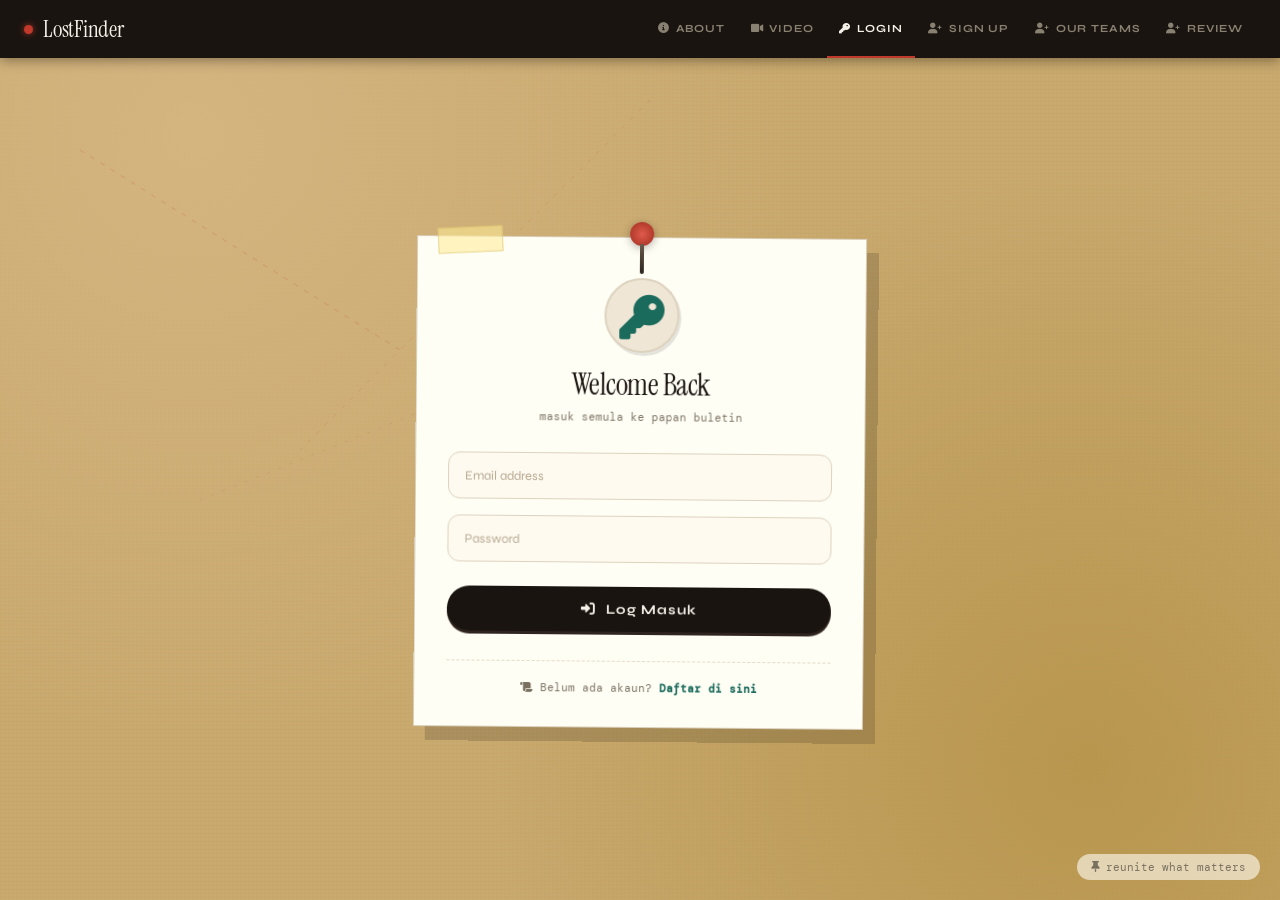
<file: report-found.html>
<!DOCTYPE html>
<html lang="ms">
<head>
    <meta charset="UTF-8">
    <meta name="viewport" content="width=device-width, initial-scale=1.0">
    <title>Report Found Item - LostFinder</title>
    <link rel="stylesheet" href="https://cdnjs.cloudflare.com/ajax/libs/font-awesome/6.0.0-beta3/css/all.min.css">
    <link rel="preconnect" href="https://fonts.googleapis.com">
    <link href="https://fonts.googleapis.com/css2?family=Instrument+Serif:ital@0;1&family=DM+Mono:wght@400;500&family=Syne:wght@400;600;700&display=swap" rel="stylesheet">
    <link rel="stylesheet" href="report-found.css">
</head>
<body>

<!-- Decorative red string layer -->
<svg class="string-layer" xmlns="http://www.w3.org/2000/svg">
    <line x1="80" y1="150" x2="450" y2="350" stroke="#c0392b" stroke-width="1" stroke-dasharray="5,7"/>
    <line x1="650" y1="100" x2="300" y2="480" stroke="#c0392b" stroke-width="0.9" stroke-dasharray="4,8"/>
    <line x1="100" y1="550" x2="700" y2="300" stroke="#c0392b" stroke-width="0.7" stroke-dasharray="6,9"/>
</svg>

<!-- Navigation bar -->
<nav class="navbar">
    <a class="logo" href="index.html">
        <span class="logo-dot"></span>
        LostFinder
    </a>
    <div class="nav-links">
        <a href="index.html"><i class="fas fa-home"></i> Dashboard</a>
        <a href="browse-items.html"><i class="fas fa-search"></i> Browse</a>
        <a href="my-reports.html"><i class="fas fa-clipboard-list"></i> My Reports</a>
        <a href="messages.html"><i class="fas fa-envelope"></i> Messages</a>
        <a href="profile.html"><i class="fas fa-user-circle"></i> Profile</a>
    </div>
</nav>

<div class="report-container">
    <!-- Hero / Header -->
    <div class="hero-note">
        <div class="tape-strip"></div>
        <h1><i class="fas fa-smile-wink"></i> Saya Jumpa Barang!</h1>
        <p>Terima kasih kerana prihatin. Isi borang di bawah untuk melaporkan barang yang anda temui.</p>
    </div>

    <!-- Report Form Card -->
    <div class="report-card">
        <div class="pin-teal"></div>
        <div class="corner-tape"></div>
        
        <form id="reportFoundForm">
            <!-- Item Title -->
            <div class="form-group">
                <label><i class="fas fa-tag"></i> Nama / Jenis Barang <span class="required">*</span></label>
                <input type="text" id="itemTitle" placeholder="Contoh: Dompet kulit hitam, iPhone 14, Kunci kereta..." required>
            </div>

            <!-- Category -->
            <div class="form-group">
                <label><i class="fas fa-folder"></i> Kategori <span class="required">*</span></label>
                <select id="itemCategory" required>
                    <option value="">Pilih kategori</option>
                    <option value="dompet">Dompet / Wallet</option>
                    <option value="telefon">Telefon / Phone</option>
                    <option value="kunci">Kunci / Keys</option>
                    <option value="beg">Beg / Bag</option>
                    <option value="dokumen">Dokumen / Document</option>
                    <option value="lain">Lain-lain</option>
                </select>
            </div>

            <!-- Description -->
            <div class="form-group">
                <label><i class="fas fa-align-left"></i> Penerangan Terperinci <span class="required">*</span></label>
                <textarea id="itemDescription" rows="4" placeholder="Warna, jenama, ciri-ciri khas, apa-apa yang boleh membantu pemilik mengenal pasti barang ini..." required></textarea>
            </div>

            <!-- Location Found -->
            <div class="form-group">
                <label><i class="fas fa-map-marker-alt"></i> Lokasi Ditemui <span class="required">*</span></label>
                <input type="text" id="itemLocation" placeholder="Contoh: Mid Valley Mall, LRT KLCC, food court Avenue K..." required>
            </div>

            <!-- Date Found -->
            <div class="form-group">
                <label><i class="fas fa-calendar-alt"></i> Tarikh Ditemui <span class="required">*</span></label>
                <input type="date" id="itemDate" required>
            </div>

            <!-- Image Upload -->
            <div class="form-group">
                <label><i class="fas fa-camera"></i> Gambar Barang (Optional)</label>
                <div class="upload-area" id="uploadArea">
                    <i class="fas fa-cloud-upload-alt"></i>
                    <p>Klik atau seret gambar ke sini</p>
                    <p style="font-size:0.65rem;">JPG, PNG, WEBP (Max 2MB)</p>
                    <input type="file" id="itemImage" accept="image/jpeg,image/png,image/webp">
                </div>
                <div id="imagePreview" class="image-preview" style="display: none;">
                    <img id="previewImg" src="" alt="Preview">
                    <button type="button" id="removeImageBtn" class="remove-img-btn"><i class="fas fa-times"></i></button>
                </div>
            </div>

            <!-- Contact Info (auto from logged in user) -->
            <div class="form-group">
                <label><i class="fas fa-envelope"></i> Emel / Contact</label>
                <input type="email" id="userContact" placeholder="Emel untuk dihubungi" readonly>
                <small class="form-hint"><i class="fas fa-info-circle"></i> Emel akan diambil dari profil anda</small>
            </div>

            <!-- Submit Button -->
            <div class="form-actions">
                <button type="submit" class="submit-btn"><i class="fas fa-paper-plane"></i> Hantar Laporan</button>
                <button type="button" class="reset-btn" id="resetBtn"><i class="fas fa-undo-alt"></i> Reset</button>
            </div>
        </form>
    </div>

    <!-- Info Box -->
    <div class="info-box">
        <i class="fas fa-lightbulb"></i>
        <div>
            <strong>Tips:</strong> Sediakan gambar yang jelas dan penerangan yang terperinci. Ini akan membantu pemilik asal mengenal pasti barang mereka dengan mudah.
        </div>
    </div>
</div>

<div id="toastMsg" class="toast-msg"></div>

<script src="report-found.js"></script>
</body>
</html>
</file>
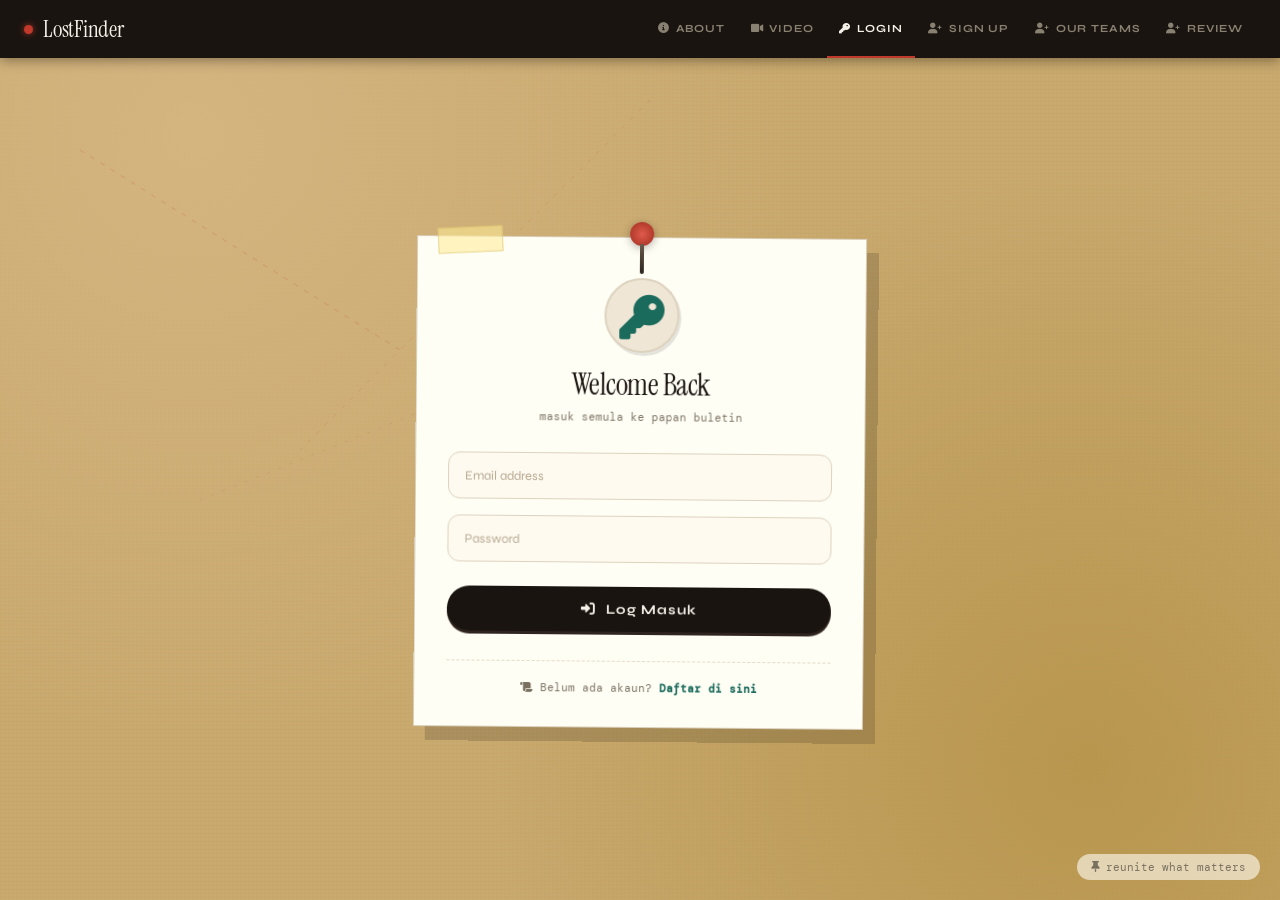
<file: report-lost.html>
<!DOCTYPE html>
<html lang="ms">
<head>
  <meta charset="UTF-8">
  <meta name="viewport" content="width=device-width, initial-scale=1.0, user-scalable=yes">
  <title>Report Lost — LostFinder</title>
  <link rel="stylesheet" href="https://cdnjs.cloudflare.com/ajax/libs/font-awesome/6.0.0-beta3/css/all.min.css">
  <link rel="preconnect" href="https://fonts.googleapis.com">
  <link href="https://fonts.googleapis.com/css2?family=Instrument+Serif:ital@0;1&family=DM+Mono:wght@400;500&family=Syne:wght@400;600;700&display=swap" rel="stylesheet">
  <link rel="stylesheet" href="report-lost.css">
</head>
<body>
  <div class="corkboard-bg">
    <nav class="navbar">
      <a class="logo" href="index.html">
        <span class="logo-dot"></span>
        LostFinder
      </a>
      <div class="nav-links">
        <a href="index.html"><i class="fas fa-home"></i> Dashboard</a>
        <a href="browse-items.html"><i class="fas fa-search"></i> Browse</a>
        <a href="my-reports.html"><i class="fas fa-clipboard-list"></i> My Reports</a>
        <a href="messages.html"><i class="fas fa-envelope"></i> Messages</a>
        <a href="profile.html"><i class="fas fa-user-circle"></i> Profile</a>
      </div>
    </nav>

    <div class="board-container">
      <!-- sticky note intro -->
      <div class="sticky-note">
        <div class="tape"></div>
        <h2><i class="fas fa-frown"></i> Laporkan Barang Hilang</h2>
        <p>Setiap laporan akan muncul di papan buletin & diselaraskan dengan komuniti. Siapa tahu mungkin ada yang terjumpa barang awak.</p>
      </div>

      <!-- main form card -->
      <div class="report-card">
        <div class="pin-red"></div>
        <form id="reportLostForm">
          <div class="form-group">
            <label><i class="fas fa-tag"></i> Nama barang / Jenama</label>
            <input type="text" id="itemName" placeholder="cth. Dompet kulit hitam, iPhone 13, Kunci kereta..." required>
          </div>

          <div class="form-row">
            <div class="form-group">
              <label><i class="fas fa-layer-group"></i> Kategori</label>
              <select id="itemCategory">
                <option value="dompet">Dompet / Wallet</option>
                <option value="telefon">Telefon / Smartphone</option>
                <option value="kunci">Kunci / Keys</option>
                <option value="beg">Beg / Bag</option>
                <option value="dokumen">Dokumen Penting</option>
                <option value="elektronik">Elektronik / Lain</option>
                <option value="lain">Lain-lain</option>
              </select>
            </div>
            <div class="form-group">
              <label><i class="fas fa-calendar-alt"></i> Tarikh hilang</label>
              <input type="date" id="lostDate">
            </div>
          </div>

          <div class="form-group">
            <label><i class="fas fa-map-pin"></i> Lokasi terakhir dilihat</label>
            <input type="text" id="lostLocation" placeholder="cth. Kafe UTM, Masjid Putra, MRT Station..." required>
          </div>

          <div class="form-group">
            <label><i class="fas fa-align-left"></i> Penerangan terperinci</label>
            <textarea id="itemDescription" placeholder="Warna, saiz, tanda khas, keadaan barang, sebarang butiran penting supaya orang mudah kenal..."></textarea>
          </div>

          <!-- Image upload zone ala corkboard -->
          <div class="form-group">
            <label><i class="fas fa-camera"></i> Gambar barang (optional)</label>
            <div class="upload-area" id="uploadZone">
              <i class="fas fa-cloud-upload-alt"></i>
              <p>Klik atau seret gambar ke sini</p>
              <div class="file-hint">JPG, PNG, WEBP (max 5MB)</div>
              <input type="file" id="imageInput" accept="image/jpeg,image/png,image/webp" style="display: none;">
            </div>
            <div class="preview-box" id="previewBox">
              <img id="previewImg" alt="preview">
              <button type="button" class="remove-img" id="removeImageBtn"><i class="fas fa-trash-alt"></i> Buang gambar</button>
            </div>
          </div>

          <div class="form-group">
            <label><i class="fas fa-phone-alt"></i> Kontak (email / nombor)</label>
            <input type="text" id="contactInfo" placeholder="supaya orang yang jumpa boleh hubungi awak">
          </div>

          <button type="submit" class="submit-btn">
            <i class="fas fa-thumbtack"></i> Hantar Laporan Hilang
          </button>
        </form>
      </div>
    </div>
  </div>

  <div id="toastMsg" class="toast-msg">✓ Laporan berjaya dihantar!</div>

  <script src="report-lost.js"></script>
</body>
</html>
</file>
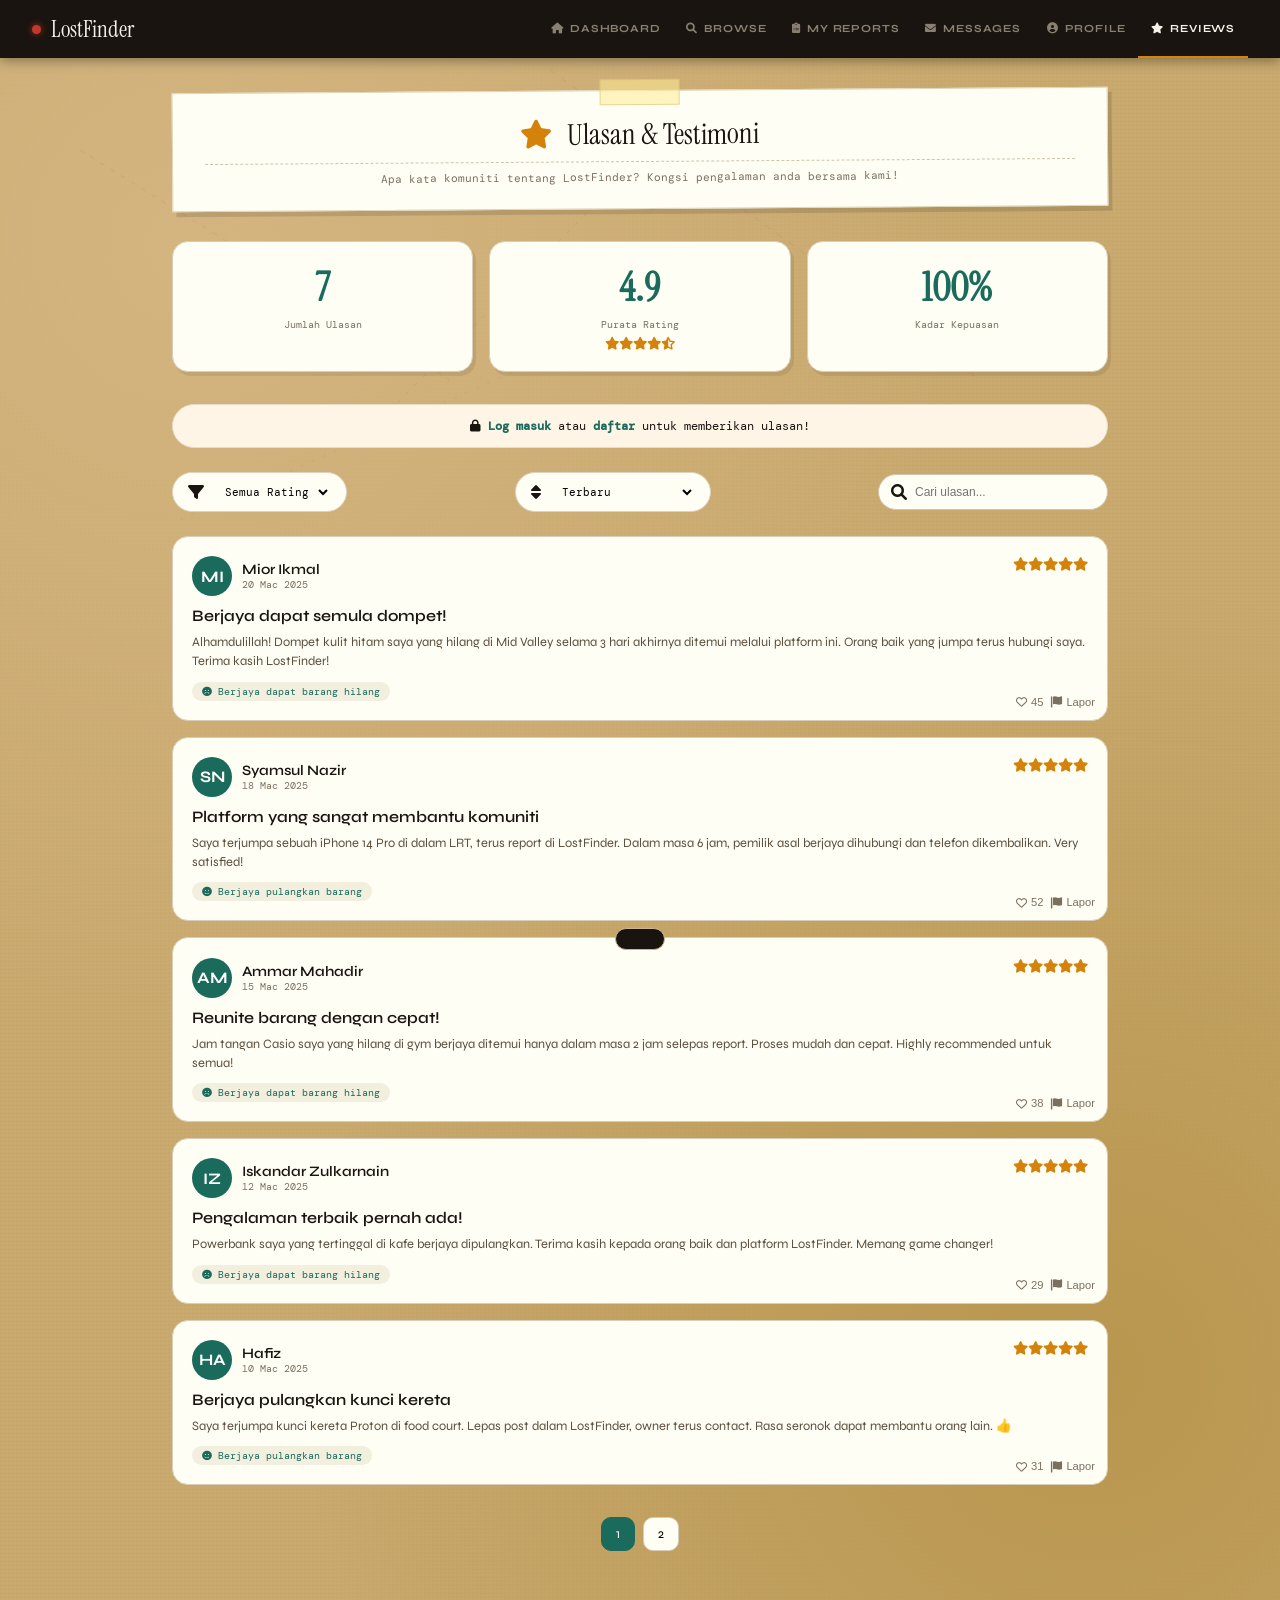
<file: review.html>
<!DOCTYPE html>
<html lang="ms">
<head>
    <meta charset="UTF-8">
    <meta name="viewport" content="width=device-width, initial-scale=1.0">
    <title>Ulasan & Testimoni - LostFinder</title>
    <link rel="stylesheet" href="https://cdnjs.cloudflare.com/ajax/libs/font-awesome/6.0.0-beta3/css/all.min.css">
    <link rel="preconnect" href="https://fonts.googleapis.com">
    <link href="https://fonts.googleapis.com/css2?family=Instrument+Serif:ital@0;1&family=DM+Mono:wght@400;500&family=Syne:wght@400;600;700&display=swap" rel="stylesheet">
    <script src="https://code.jquery.com/jquery-3.7.1.min.js" integrity="sha256-/JqT3SQfawRcv/BIHPThkBvs0OEvtFFmqPF/lYI/Cxo=" crossorigin="anonymous"></script>
    <style>
        /* [SAME CSS AS BEFORE - keep all your existing CSS here] */
        * {
            margin: 0;
            padding: 0;
            box-sizing: border-box;
        }

        :root {
            --ink: #1a1410;
            --paper: #f5f0e8;
            --paper2: #ede8dd;
            --red: #c0392b;
            --amber: #d4820a;
            --teal: #1a6b5c;
            --border: #b8ad9e;
            --muted: #7a7060;
            --tape: rgba(255, 235, 150, 0.55);
        }

        body {
            min-height: 100vh;
            font-family: 'Syne', sans-serif;
            color: var(--ink);
            background-color: #c8a96e;
            background-image: radial-gradient(circle at 15% 15%, #d4b580 0%, transparent 45%),
                              radial-gradient(circle at 85% 85%, #b8964e 0%, transparent 45%),
                              url("data:image/svg+xml,%3Csvg xmlns='http://www.w3.org/2000/svg' width='4' height='4'%3E%3Crect width='4' height='4' fill='%23c8a96e'/%3E%3Ccircle cx='1' cy='1' r='0.6' fill='%23b0893a' opacity='0.35'/%3E%3Ccircle cx='3' cy='3' r='0.5' fill='%23d4b070' opacity='0.25'/%3E%3Ccircle cx='3' cy='1' r='0.3' fill='%23a07830' opacity='0.2'/%3E%3C/svg%3E");
        }

        .string-layer {
            position: fixed;
            top: 0;
            left: 0;
            width: 100%;
            height: 100%;
            pointer-events: none;
            z-index: 0;
            opacity: 0.12;
        }

        .navbar {
            background: var(--ink);
            padding: 0 2rem;
            display: flex;
            align-items: center;
            justify-content: space-between;
            height: 58px;
            position: sticky;
            top: 0;
            z-index: 100;
            box-shadow: 0 2px 12px rgba(0, 0, 0, 0.4);
            flex-wrap: wrap;
        }

        .logo {
            font-family: 'Instrument Serif', serif;
            font-size: 1.45rem;
            color: var(--paper);
            display: flex;
            align-items: center;
            gap: 10px;
            text-decoration: none;
        }

        .logo-dot {
            width: 9px;
            height: 9px;
            background: var(--red);
            border-radius: 50%;
            display: inline-block;
            box-shadow: 0 0 6px rgba(192, 57, 43, 0.8);
            animation: pulse 2.2s ease-in-out infinite;
        }

        @keyframes pulse {
            0%, 100% { transform: scale(1); opacity: 1; }
            50% { transform: scale(1.5); opacity: 0.6; }
        }

        .nav-links {
            display: flex;
            flex-wrap: wrap;
            align-items: center;
        }

        .nav-links a {
            color: #888070;
            text-decoration: none;
            font-size: 0.68rem;
            font-weight: 700;
            letter-spacing: 0.08em;
            text-transform: uppercase;
            padding: 0 0.8rem;
            height: 58px;
            display: flex;
            align-items: center;
            gap: 6px;
            border-bottom: 2px solid transparent;
            transition: color 0.2s, border-color 0.2s;
        }

        .nav-links a:hover {
            color: #d0c8b8;
        }

        .nav-links a.active {
            color: var(--paper);
            border-bottom-color: var(--amber);
        }

        .review-container {
            max-width: 1000px;
            margin: 0 auto;
            padding: 2rem 2rem 4rem;
            position: relative;
            z-index: 2;
        }

        .hero-note {
            background: #fffef5;
            border: 1px solid #ddd5bb;
            padding: 1.5rem 2rem;
            position: relative;
            transform: rotate(-0.4deg);
            box-shadow: 4px 5px 0 rgba(0, 0, 0, 0.12);
            margin-bottom: 2rem;
            text-align: center;
        }

        .tape-strip {
            position: absolute;
            top: -12px;
            left: 50%;
            transform: translateX(-50%);
            width: 80px;
            height: 26px;
            background: var(--tape);
            border: 1px solid rgba(200, 180, 90, 0.45);
        }

        .hero-note h1 {
            font-family: 'Instrument Serif', serif;
            font-size: 1.8rem;
            font-weight: 400;
        }

        .hero-note h1 i {
            color: var(--amber);
            margin-right: 10px;
        }

        .hero-note p {
            font-family: 'DM Mono', monospace;
            font-size: 0.7rem;
            color: var(--muted);
            margin-top: 8px;
            border-top: 1px dashed #ccc5b0;
            padding-top: 8px;
        }

        .stats-summary {
            display: grid;
            grid-template-columns: repeat(auto-fit, minmax(200px, 1fr));
            gap: 1rem;
            margin-bottom: 2rem;
        }

        .stat-card {
            background: #fffef5;
            border: 1px solid #d8cdb8;
            padding: 1.2rem;
            text-align: center;
            border-radius: 16px;
            box-shadow: 3px 4px 0 rgba(0, 0, 0, 0.08);
        }

        .stat-number {
            font-family: 'Instrument Serif', serif;
            font-size: 2.5rem;
            font-weight: 600;
            color: var(--teal);
        }

        .stat-label {
            font-family: 'DM Mono', monospace;
            font-size: 0.65rem;
            color: var(--muted);
            margin-top: 5px;
        }

        .stars-display {
            margin-top: 5px;
            font-size: 0.8rem;
            color: var(--amber);
        }

        .write-review {
            background: #fffef5;
            border: 1px solid #d8cdb8;
            padding: 1.5rem;
            margin-bottom: 2rem;
            position: relative;
            border-radius: 16px;
            box-shadow: 4px 5px 0 rgba(0, 0, 0, 0.1);
        }

        .pin-teal {
            position: absolute;
            top: -12px;
            left: 30px;
            width: 16px;
            height: 16px;
            background: var(--teal);
            border-radius: 50%;
            box-shadow: 0 2px 5px rgba(0, 0, 0, 0.2);
        }

        .corner-tape-right {
            position: absolute;
            top: -8px;
            right: 20px;
            width: 55px;
            height: 22px;
            background: var(--tape);
            border: 1px solid rgba(200, 180, 90, 0.45);
            transform: rotate(3deg);
        }

        .write-review h3 {
            font-family: 'Instrument Serif', serif;
            font-size: 1.2rem;
            margin-bottom: 1rem;
            display: flex;
            align-items: center;
            gap: 10px;
        }

        .rating-input {
            margin-bottom: 1rem;
            display: flex;
            align-items: center;
            gap: 15px;
            flex-wrap: wrap;
        }

        .rating-input label {
            font-family: 'DM Mono', monospace;
            font-size: 0.7rem;
            color: var(--muted);
        }

        .star-rating {
            display: flex;
            gap: 5px;
            cursor: pointer;
        }

        .star-rating i {
            font-size: 1.5rem;
            color: #ddd2be;
            transition: color 0.15s;
        }

        .star-rating i.active,
        .star-rating i.hover {
            color: var(--amber);
        }

        .form-group {
            margin-bottom: 1rem;
        }

        .form-group label {
            font-family: 'DM Mono', monospace;
            font-size: 0.65rem;
            letter-spacing: 0.08em;
            text-transform: uppercase;
            color: var(--muted);
            display: block;
            margin-bottom: 6px;
        }

        .form-group input,
        .form-group select,
        .form-group textarea {
            width: 100%;
            background: #fefaf0;
            border: 1px solid #ddd2be;
            padding: 12px 14px;
            font-family: 'Syne', sans-serif;
            font-size: 0.85rem;
            color: var(--ink);
            border-radius: 12px;
        }

        .form-group input:focus,
        .form-group select:focus,
        .form-group textarea:focus {
            outline: none;
            border-color: var(--teal);
            box-shadow: 0 0 0 2px rgba(26, 107, 92, 0.2);
        }

        .form-group input[readonly] {
            background: #f0eadc;
            color: #8b7f68;
        }

        .submit-review-btn {
            background: var(--teal);
            border: none;
            padding: 12px 24px;
            border-radius: 50px;
            font-family: 'Syne', sans-serif;
            font-weight: 700;
            font-size: 0.85rem;
            color: white;
            cursor: pointer;
            transition: 0.15s;
            display: inline-flex;
            align-items: center;
            gap: 8px;
        }

        .submit-review-btn:hover {
            background: #0f5447;
            transform: translateY(-2px);
        }

        .login-banner {
            background: #fef5e6;
            border: 1px solid #e8dcc8;
            padding: 0.8rem 1.5rem;
            margin-bottom: 1.5rem;
            border-radius: 60px;
            text-align: center;
            font-size: 0.75rem;
            font-family: 'DM Mono', monospace;
        }

        .login-banner a {
            color: var(--teal);
            font-weight: bold;
            text-decoration: none;
        }

        .review-controls {
            display: flex;
            justify-content: space-between;
            align-items: center;
            margin-bottom: 1.5rem;
            flex-wrap: wrap;
            gap: 1rem;
        }

        .filter-group {
            display: flex;
            gap: 12px;
            align-items: center;
            background: #fffef5;
            border: 1px solid #ddd2be;
            padding: 6px 15px;
            border-radius: 40px;
        }

        .filter-select {
            background: transparent;
            border: none;
            font-family: 'DM Mono', monospace;
            font-size: 0.7rem;
            padding: 5px;
            cursor: pointer;
            outline: none;
        }

        .search-box {
            display: flex;
            align-items: center;
            gap: 8px;
            background: #fffef5;
            border: 1px solid #d1c4b0;
            padding: 4px 12px;
            border-radius: 30px;
        }

        .search-box input {
            background: transparent;
            border: none;
            padding: 6px 0;
            font-size: 0.75rem;
            min-width: 180px;
            outline: none;
        }

        .reviews-list {
            display: flex;
            flex-direction: column;
            gap: 1rem;
        }

        .review-card {
            background: #fffef5;
            border: 1px solid #d8cdb8;
            border-radius: 16px;
            padding: 1.2rem;
            transition: transform 0.2s;
            position: relative;
        }

        .review-card:hover {
            transform: translateY(-3px);
            box-shadow: 3px 5px 0 rgba(0, 0, 0, 0.1);
        }

        .review-header {
            display: flex;
            justify-content: space-between;
            align-items: flex-start;
            flex-wrap: wrap;
            margin-bottom: 10px;
        }

        .reviewer-info {
            display: flex;
            align-items: center;
            gap: 10px;
        }

        .reviewer-avatar {
            width: 40px;
            height: 40px;
            background: var(--teal);
            border-radius: 50%;
            display: flex;
            align-items: center;
            justify-content: center;
            color: white;
            font-weight: bold;
            font-size: 1rem;
        }

        .reviewer-name {
            font-weight: 600;
            font-size: 0.9rem;
        }

        .review-date {
            font-size: 0.65rem;
            font-family: 'DM Mono', monospace;
            color: var(--muted);
        }

        .review-stars {
            color: var(--amber);
            font-size: 0.85rem;
            margin-bottom: 8px;
        }

        .review-title {
            font-size: 1rem;
            font-weight: 600;
            margin-bottom: 8px;
        }

        .review-text {
            font-size: 0.8rem;
            line-height: 1.5;
            color: #5a4f3e;
        }

        .review-category {
            display: inline-block;
            margin-top: 10px;
            font-size: 0.6rem;
            font-family: 'DM Mono', monospace;
            background: #f3efdf;
            padding: 3px 10px;
            border-radius: 20px;
            color: var(--teal);
        }

        .review-actions {
            position: absolute;
            bottom: 12px;
            right: 12px;
            display: flex;
            gap: 8px;
        }

        .like-review-btn, .report-review-btn {
            background: transparent;
            border: none;
            cursor: pointer;
            font-size: 0.7rem;
            color: var(--muted);
            transition: 0.15s;
            display: flex;
            align-items: center;
            gap: 4px;
        }

        .like-review-btn:hover {
            color: var(--red);
        }

        .empty-state {
            text-align: center;
            padding: 3rem;
            color: var(--muted);
            background: rgba(255, 254, 245, 0.6);
            border-radius: 20px;
        }

        .loading-state {
            text-align: center;
            padding: 3rem;
            color: var(--muted);
        }

        .pagination {
            display: flex;
            justify-content: center;
            gap: 0.5rem;
            margin-top: 2rem;
            flex-wrap: wrap;
        }

        .page-btn {
            background: #fffef5;
            border: 1px solid #d8cdb8;
            padding: 8px 14px;
            border-radius: 10px;
            cursor: pointer;
            font-family: 'Syne', sans-serif;
            transition: 0.15s;
        }

        .page-btn:hover {
            background: var(--teal);
            color: white;
            border-color: var(--teal);
        }

        .page-btn.active {
            background: var(--teal);
            color: white;
            border-color: var(--teal);
        }

        .toast-msg {
            position: fixed;
            bottom: 30px;
            left: 50%;
            transform: translateX(-50%) translateY(80px);
            background: #1a1410;
            backdrop-filter: blur(12px);
            border: 1px solid #c8b690;
            padding: 10px 24px;
            border-radius: 60px;
            color: #f5eedc;
            font-family: 'DM Mono', monospace;
            font-size: 0.75rem;
            z-index: 200;
            transition: 0.25s;
            pointer-events: none;
        }

        .toast-msg.show {
            transform: translateX(-50%) translateY(0);
        }

        @media (max-width: 750px) {
            .navbar {
                padding: 0 1rem;
            }
            .nav-links a {
                padding: 0 0.5rem;
                font-size: 0.55rem;
            }
            .review-container {
                padding: 1rem;
            }
            .review-controls {
                flex-direction: column;
                align-items: stretch;
            }
            .stats-summary {
                grid-template-columns: 1fr;
            }
        }
    </style>
</head>
<body>

<svg class="string-layer" xmlns="http://www.w3.org/2000/svg">
    <line x1="80" y1="150" x2="450" y2="380" stroke="#c0392b" stroke-width="1" stroke-dasharray="5,7"/>
    <line x1="680" y1="120" x2="350" y2="450" stroke="#c0392b" stroke-width="0.9" stroke-dasharray="4,8"/>
    <line x1="180" y1="520" x2="720" y2="280" stroke="#c0392b" stroke-width="0.7" stroke-dasharray="3,9"/>
    <line x1="550" y1="70" x2="980" y2="380" stroke="#c0392b" stroke-width="0.8" stroke-dasharray="6,8"/>
</svg>

<nav class="navbar">
    <a class="logo" href="index.html">
        <span class="logo-dot"></span>
        LostFinder
    </a>
    <div class="nav-links">
        <a href="index.html"><i class="fas fa-home"></i> Dashboard</a>
        <a href="browse-items.html"><i class="fas fa-search"></i> Browse</a>
        <a href="my-reports.html"><i class="fas fa-clipboard-list"></i> My Reports</a>
        <a href="messages.html"><i class="fas fa-envelope"></i> Messages</a>
        <a href="profile.html"><i class="fas fa-user-circle"></i> Profile</a>
        <a href="review.html" class="active"><i class="fas fa-star"></i> Reviews</a>
    </div>
</nav>

<div class="review-container">
    <div class="hero-note">
        <div class="tape-strip"></div>
        <h1><i class="fas fa-star"></i> Ulasan & Testimoni</h1>
        <p>Apa kata komuniti tentang LostFinder? Kongsi pengalaman anda bersama kami!</p>
    </div>

    <div class="stats-summary">
        <div class="stat-card">
            <div class="stat-number" id="totalReviews">0</div>
            <div class="stat-label">Jumlah Ulasan</div>
        </div>
        <div class="stat-card">
            <div class="stat-number" id="avgRating">0.0</div>
            <div class="stat-label">Purata Rating</div>
            <div class="stars-display" id="avgStars"></div>
        </div>
        <div class="stat-card">
            <div class="stat-number" id="successRate">0%</div>
            <div class="stat-label">Kadar Kepuasan</div>
        </div>
    </div>

    <div id="writeReviewSection" class="write-review" style="display: none;">
        <div class="pin-teal"></div>
        <div class="corner-tape-right"></div>
        <h3><i class="fas fa-pen-fancy"></i> Kongsi Pengalaman Anda</h3>
        <form id="reviewForm">
            <div class="rating-input">
                <label>Rating Anda:</label>
                <div class="star-rating" id="starRating">
                    <i class="far fa-star" data-rating="1"></i>
                    <i class="far fa-star" data-rating="2"></i>
                    <i class="far fa-star" data-rating="3"></i>
                    <i class="far fa-star" data-rating="4"></i>
                    <i class="far fa-star" data-rating="5"></i>
                </div>
                <input type="hidden" id="ratingValue" value="0">
            </div>
            <div class="form-group">
                <label><i class="fas fa-user"></i> Nama</label>
                <input type="text" id="reviewerName" placeholder="Nama anda" readonly>
            </div>
            <div class="form-group">
                <label><i class="fas fa-tag"></i> Tajuk</label>
                <input type="text" id="reviewTitle" placeholder="Ringkasan pengalaman anda..." maxlength="100">
            </div>
            <div class="form-group">
                <label><i class="fas fa-comment"></i> Ulasan</label>
                <textarea id="reviewText" rows="4" placeholder="Ceritakan pengalaman anda menggunakan LostFinder..."></textarea>
            </div>
            <div class="form-group">
                <label><i class="fas fa-check-circle"></i> Kategori Pengalaman</label>
                <select id="reviewCategory">
                    <option value="lost">Berjaya dapat barang hilang</option>
                    <option value="found">Berjaya pulangkan barang</option>
                    <option value="both">Pengalaman am</option>
                </select>
            </div>
            <button type="submit" class="submit-review-btn"><i class="fas fa-paper-plane"></i> Hantar Ulasan</button>
        </form>
    </div>

    <div id="loginBanner" class="login-banner" style="display: none;">
        <i class="fas fa-lock"></i> <a href="login.html">Log masuk</a> atau <a href="signup.html">daftar</a> untuk memberikan ulasan!
    </div>

    <div class="review-controls">
        <div class="filter-group">
            <i class="fas fa-filter"></i>
            <select id="ratingFilter" class="filter-select">
                <option value="all">Semua Rating</option>
                <option value="5">★★★★★ (5)</option>
                <option value="4">★★★★☆ (4+)</option>
                <option value="3">★★★☆☆ (3+)</option>
                <option value="2">★★☆☆☆ (2+)</option>
                <option value="1">★☆☆☆☆ (1+)</option>
            </select>
        </div>
        <div class="filter-group">
            <i class="fas fa-sort"></i>
            <select id="sortBy" class="filter-select">
                <option value="newest">Terbaru</option>
                <option value="oldest">Terlama</option>
                <option value="highest">Rating Tertinggi</option>
                <option value="lowest">Rating Terendah</option>
            </select>
        </div>
        <div class="search-box">
            <i class="fas fa-search"></i>
            <input type="text" id="searchReview" placeholder="Cari ulasan..." autocomplete="off">
        </div>
    </div>

    <div id="reviewsList" class="reviews-list">
        <div class="loading-state"><i class="fas fa-spinner fa-spin"></i> Loading reviews...</div>
    </div>

    <div class="pagination" id="pagination"></div>
</div>

<div id="toastMsg" class="toast-msg"></div>

<script>
const REVIEWS_KEY = "lostfinder_reviews";
const currentUser = sessionStorage.getItem("loggedInUser");
const currentUserEmail = sessionStorage.getItem("userEmail") || "";

// 🔴 IMPORTANT: FORCE RESET - HAPUS DATA LAMA DARI LOCALSTORAGE
// Ini akan pastikan nama yang baru (Mior Ikmal, Syamsul Nazir, dll) muncul
localStorage.removeItem(REVIEWS_KEY);

// ==================== 7 ULASAN DENGAN NAMA YANG DIMINTA ====================
const demoReviews = [
    {
        id: "rev1",
        name: "Mior Ikmal",
        email: "mior@lostfinder.my",
        rating: 5,
        title: "Berjaya dapat semula dompet!",
        text: "Alhamdulillah! Dompet kulit hitam saya yang hilang di Mid Valley selama 3 hari akhirnya ditemui melalui platform ini. Orang baik yang jumpa terus hubungi saya. Terima kasih LostFinder!",
        category: "lost",
        date: "2025-03-20T10:30:00Z",
        likes: 45,
        reported: false
    },
    {
        id: "rev2",
        name: "Syamsul Nazir",
        email: "syamsul@lostfinder.my",
        rating: 5,
        title: "Platform yang sangat membantu komuniti",
        text: "Saya terjumpa sebuah iPhone 14 Pro di dalam LRT, terus report di LostFinder. Dalam masa 6 jam, pemilik asal berjaya dihubungi dan telefon dikembalikan. Very satisfied!",
        category: "found",
        date: "2025-03-18T14:20:00Z",
        likes: 52,
        reported: false
    },
    {
        id: "rev3",
        name: "Ammar Mahadir",
        email: "ammar@lostfinder.my",
        rating: 5,
        title: "Reunite barang dengan cepat!",
        text: "Jam tangan Casio saya yang hilang di gym berjaya ditemui hanya dalam masa 2 jam selepas report. Proses mudah dan cepat. Highly recommended untuk semua!",
        category: "lost",
        date: "2025-03-15T09:15:00Z",
        likes: 38,
        reported: false
    },
    {
        id: "rev4",
        name: "Iskandar Zulkarnain",
        email: "iskandar@lostfinder.my",
        rating: 5,
        title: "Pengalaman terbaik pernah ada!",
        text: "Powerbank saya yang tertinggal di kafe berjaya dipulangkan. Terima kasih kepada orang baik dan platform LostFinder. Memang game changer!",
        category: "lost",
        date: "2025-03-12T16:45:00Z",
        likes: 29,
        reported: false
    },
    {
        id: "rev5",
        name: "Hafiz",
        email: "hafiz@lostfinder.my",
        rating: 5,
        title: "Berjaya pulangkan kunci kereta",
        text: "Saya terjumpa kunci kereta Proton di food court. Lepas post dalam LostFinder, owner terus contact. Rasa seronok dapat membantu orang lain. 👍",
        category: "found",
        date: "2025-03-10T11:00:00Z",
        likes: 31,
        reported: false
    },
    {
        id: "rev6",
        name: "Danish Shazwan",
        email: "danish@lostfinder.my",
        rating: 4,
        title: "Bagus tapi boleh improve lagi",
        text: "Secara keseluruhannya bagus. Cuma kadang loading slow sikit. Tapi dari segi fungsi dan reka bentuk, memang terbaik! Teruskan usaha.",
        category: "both",
        date: "2025-03-08T08:30:00Z",
        likes: 23,
        reported: false
    },
    {
        id: "rev7",
        name: "Haziq Afiq",
        email: "haziq@lostfinder.my",
        rating: 5,
        title: "Best platform ever!",
        text: "Berjaya reunite beg galas adik saya yang tertinggal di bas. Terima kasih banyak-banyak kepada semua yang membantu. LostFinder memang recommended!",
        category: "found",
        date: "2025-03-05T13:20:00Z",
        likes: 36,
        reported: false
    }
];

function loadReviews() {
    // Pastikan kita sentiasa guna demoReviews yang baru
    localStorage.setItem(REVIEWS_KEY, JSON.stringify(demoReviews));
    return demoReviews;
}

function saveReviews(reviews) {
    localStorage.setItem(REVIEWS_KEY, JSON.stringify(reviews));
    updateStats();
}

function updateStats() {
    const reviews = loadReviews();
    const total = reviews.length;
    const sumRating = reviews.reduce((sum, r) => sum + r.rating, 0);
    const avgRating = (sumRating / total).toFixed(1);
    const satisfiedCount = reviews.filter(r => r.rating >= 4).length;
    const successRate = Math.round((satisfiedCount / total) * 100);
    
    $('#totalReviews').text(total);
    $('#avgRating').text(avgRating);
    $('#successRate').text(successRate + '%');
    
    const fullStars = Math.floor(avgRating);
    const hasHalf = avgRating % 1 >= 0.5;
    let starsHtml = '';
    for (let i = 1; i <= 5; i++) {
        if (i <= fullStars) {
            starsHtml += '<i class="fas fa-star"></i>';
        } else if (i === fullStars + 1 && hasHalf) {
            starsHtml += '<i class="fas fa-star-half-alt"></i>';
        } else {
            starsHtml += '<i class="far fa-star"></i>';
        }
    }
    $('#avgStars').html(starsHtml);
}

// ... (the rest of the functions remain the same as before)
function addReview(reviewData) {
    if (!currentUser) {
        showToast("Sila log masuk untuk memberikan ulasan.", true);
        return false;
    }
    
    const reviews = loadReviews();
    const newReview = {
        id: "rev_" + Date.now() + "_" + Math.random().toString(36).substr(2, 6),
        name: reviewData.name,
        email: currentUserEmail,
        rating: reviewData.rating,
        title: reviewData.title,
        text: reviewData.text,
        category: reviewData.category,
        date: new Date().toISOString(),
        likes: 0,
        reported: false
    };
    
    reviews.unshift(newReview);
    saveReviews(reviews);
    renderReviews();
    showToast("Ulasan anda berjaya dihantar! Terima kasih!", false);
    return true;
}

function likeReview(reviewId) {
    if (!currentUser) {
        showToast("Sila log masuk untuk like ulasan.", true);
        return;
    }
    
    const reviews = loadReviews();
    const review = reviews.find(r => r.id === reviewId);
    if (review) {
        review.likes = (review.likes || 0) + 1;
        saveReviews(reviews);
        renderReviews();
        showToast("Terima kasih kerana menyukai ulasan ini!", false);
    }
}

function reportReview(reviewId) {
    if (!currentUser) {
        showToast("Sila log masuk untuk melaporkan ulasan.", true);
        return;
    }
    
    const reviews = loadReviews();
    const review = reviews.find(r => r.id === reviewId);
    if (review && !review.reported) {
        review.reported = true;
        saveReviews(reviews);
        renderReviews();
        showToast("Ulasan telah dilaporkan. Terima kasih atas maklum balas anda.", false);
    }
}

let currentPage = 1;
const itemsPerPage = 5;
let currentFilterRating = "all";
let currentSortBy = "newest";
let currentSearchTerm = "";

function renderReviews() {
    let reviews = loadReviews();
    
    if (currentFilterRating !== "all") {
        const minRating = parseInt(currentFilterRating);
        reviews = reviews.filter(r => r.rating >= minRating);
    }
    
    if (currentSearchTerm) {
        const term = currentSearchTerm.toLowerCase();
        reviews = reviews.filter(r => 
            r.title.toLowerCase().includes(term) || 
            r.text.toLowerCase().includes(term) ||
            r.name.toLowerCase().includes(term)
        );
    }
    
    switch (currentSortBy) {
        case "newest":
            reviews.sort((a, b) => new Date(b.date) - new Date(a.date));
            break;
        case "oldest":
            reviews.sort((a, b) => new Date(a.date) - new Date(b.date));
            break;
        case "highest":
            reviews.sort((a, b) => b.rating - a.rating);
            break;
        case "lowest":
            reviews.sort((a, b) => a.rating - b.rating);
            break;
    }
    
    const totalPages = Math.ceil(reviews.length / itemsPerPage);
    const startIndex = (currentPage - 1) * itemsPerPage;
    const paginatedReviews = reviews.slice(startIndex, startIndex + itemsPerPage);
    
    const $container = $('#reviewsList');
    $container.empty();
    
    if (paginatedReviews.length === 0) {
        $container.html('<div class="empty-state"><i class="fas fa-comment-slash"></i><br>Tiada ulasan. Jadilah yang pertama memberikan ulasan!</div>');
        $('#pagination').empty();
        return;
    }
    
    $.each(paginatedReviews, function(index, review) {
        const starsHtml = renderStars(review.rating);
        const categoryIcon = getCategoryIcon(review.category);
        const categoryText = getCategoryText(review.category);
        const formattedDate = formatDate(review.date);
        const initials = getInitials(review.name);
        
        const $card = $(`
            <div class="review-card" data-id="${review.id}">
                <div class="review-header">
                    <div class="reviewer-info">
                        <div class="reviewer-avatar">${initials}</div>
                        <div>
                            <div class="reviewer-name">${escapeHtml(review.name)}</div>
                            <div class="review-date">${formattedDate}</div>
                        </div>
                    </div>
                    <div class="review-stars">${starsHtml}</div>
                </div>
                <div class="review-title">${escapeHtml(review.title)}</div>
                <div class="review-text">${escapeHtml(review.text)}</div>
                <div class="review-category"><i class="fas ${categoryIcon}"></i> ${categoryText}</div>
                <div class="review-actions">
                    <button class="like-review-btn" data-id="${review.id}"><i class="far fa-heart"></i> <span class="like-count">${review.likes || 0}</span></button>
                    <button class="report-review-btn" data-id="${review.id}"><i class="fas fa-flag"></i> Lapor</button>
                </div>
            </div>
        `);
        $container.append($card);
    });
    
    $(document).off('click', '.like-review-btn').on('click', '.like-review-btn', function() {
        const reviewId = $(this).data('id');
        likeReview(reviewId);
    });
    
    $(document).off('click', '.report-review-btn').on('click', '.report-review-btn', function() {
        const reviewId = $(this).data('id');
        reportReview(reviewId);
    });
    
    renderPagination(totalPages);
}

function renderPagination(totalPages) {
    const $pagination = $('#pagination');
    $pagination.empty();
    if (totalPages <= 1) return;
    
    for (let i = 1; i <= totalPages; i++) {
        const $btn = $(`<button class="page-btn ${i === currentPage ? 'active' : ''}" data-page="${i}">${i}</button>`);
        $pagination.append($btn);
    }
    
    $('.page-btn').off('click').on('click', function() {
        currentPage = parseInt($(this).data('page'));
        renderReviews();
        $('html, body').animate({ scrollTop: 0 }, 'smooth');
    });
}

function getInitials(name) {
    const parts = name.split(' ');
    if (parts.length === 1) return parts[0].substring(0, 2).toUpperCase();
    return (parts[0][0] + (parts[1] ? parts[1][0] : parts[0][1])).toUpperCase();
}

function renderStars(rating) {
    let stars = '';
    const fullStars = Math.floor(rating);
    const hasHalf = rating % 1 >= 0.5;
    for (let i = 1; i <= 5; i++) {
        if (i <= fullStars) {
            stars += '<i class="fas fa-star"></i>';
        } else if (i === fullStars + 1 && hasHalf) {
            stars += '<i class="fas fa-star-half-alt"></i>';
        } else {
            stars += '<i class="far fa-star"></i>';
        }
    }
    return stars;
}

function getCategoryIcon(category) {
    switch(category) {
        case 'lost': return 'fa-frown';
        case 'found': return 'fa-smile';
        default: return 'fa-hand-peace';
    }
}

function getCategoryText(category) {
    switch(category) {
        case 'lost': return 'Berjaya dapat barang hilang';
        case 'found': return 'Berjaya pulangkan barang';
        default: return 'Pengalaman am';
    }
}

function formatDate(dateString) {
    const date = new Date(dateString);
    const now = new Date();
    const diffDays = Math.floor((now - date) / 86400000);
    
    if (diffDays === 0) return 'Hari ini';
    if (diffDays === 1) return 'Semalam';
    if (diffDays < 7) return `${diffDays} hari lepas`;
    return date.toLocaleDateString('ms-MY', { day: '2-digit', month: 'short', year: 'numeric' });
}

function escapeHtml(str) {
    if (!str) return '';
    return String(str).replace(/[&<>]/g, function(m) {
        if (m === '&') return '&amp;';
        if (m === '<') return '&lt;';
        if (m === '>') return '&gt;';
        return m;
    });
}

function showToast(msg, isError = false) {
    const toast = $('#toastMsg');
    toast.text(msg);
    toast.css('background', isError ? '#5a1e15' : '#1a1410');
    toast.addClass('show');
    setTimeout(function() {
        toast.removeClass('show');
    }, 3000);
}

function setupStarRating() {
    let selectedRating = 0;
    
    $('#starRating i').hover(
        function() {
            const rating = $(this).data('rating');
            $('#starRating i').each(function(index) {
                if (index < rating) {
                    $(this).removeClass('far').addClass('fas').addClass('hover');
                } else {
                    $(this).removeClass('fas hover').addClass('far');
                }
            });
        },
        function() {
            $('#starRating i').each(function(index) {
                $(this).removeClass('hover');
                if (index < selectedRating) {
                    $(this).removeClass('far').addClass('fas').addClass('active');
                } else {
                    $(this).removeClass('fas active').addClass('far');
                }
            });
        }
    );
    
    $('#starRating i').on('click', function() {
        selectedRating = $(this).data('rating');
        $('#ratingValue').val(selectedRating);
        $('#starRating i').each(function(index) {
            if (index < selectedRating) {
                $(this).removeClass('far').addClass('fas').addClass('active');
            } else {
                $(this).removeClass('fas active').addClass('far');
            }
        });
    });
}

function setupReviewForm() {
    $('#reviewForm').on('submit', function(e) {
        e.preventDefault();
        
        const rating = parseInt($('#ratingValue').val());
        const title = $('#reviewTitle').val().trim();
        const text = $('#reviewText').val().trim();
        const category = $('#reviewCategory').val();
        
        if (rating === 0) {
            showToast("Sila berikan rating untuk ulasan anda.", true);
            return;
        }
        
        if (!title) {
            showToast("Sila masukkan tajuk ulasan.", true);
            return;
        }
        
        if (!text) {
            showToast("Sila masukkan ulasan anda.", true);
            return;
        }
        
        addReview({
            name: currentUser,
            rating: rating,
            title: title,
            text: text,
            category: category
        });
        
        $('#ratingValue').val(0);
        $('#reviewTitle').val('');
        $('#reviewText').val('');
        $('#reviewCategory').val('lost');
        $('#starRating i').removeClass('fas active').addClass('far');
    });
}

function setupUI() {
    if (currentUser) {
        $('#writeReviewSection').show();
        $('#loginBanner').hide();
        $('#reviewerName').val(currentUser);
    } else {
        $('#writeReviewSection').hide();
        $('#loginBanner').show();
    }
}

function initFilters() {
    $('#ratingFilter').on('change', function() {
        currentFilterRating = $(this).val();
        currentPage = 1;
        renderReviews();
    });
    
    $('#sortBy').on('change', function() {
        currentSortBy = $(this).val();
        currentPage = 1;
        renderReviews();
    });
    
    let timeout;
    $('#searchReview').on('input', function() {
        clearTimeout(timeout);
        timeout = setTimeout(() => {
            currentSearchTerm = $(this).val();
            currentPage = 1;
            renderReviews();
        }, 300);
    });
}

$(document).ready(function() {
    console.log("⭐ Review page loaded dengan nama: Mior Ikmal, Syamsul Nazir, Ammar Mahadir, Iskandar Zulkarnain, Hafiz, Danish Shazwan, Haziq Afiq ⭐");
    updateStats();
    setupUI();
    setupStarRating();
    setupReviewForm();
    initFilters();
    renderReviews();
});
</script>
</body>
</html>
</file>
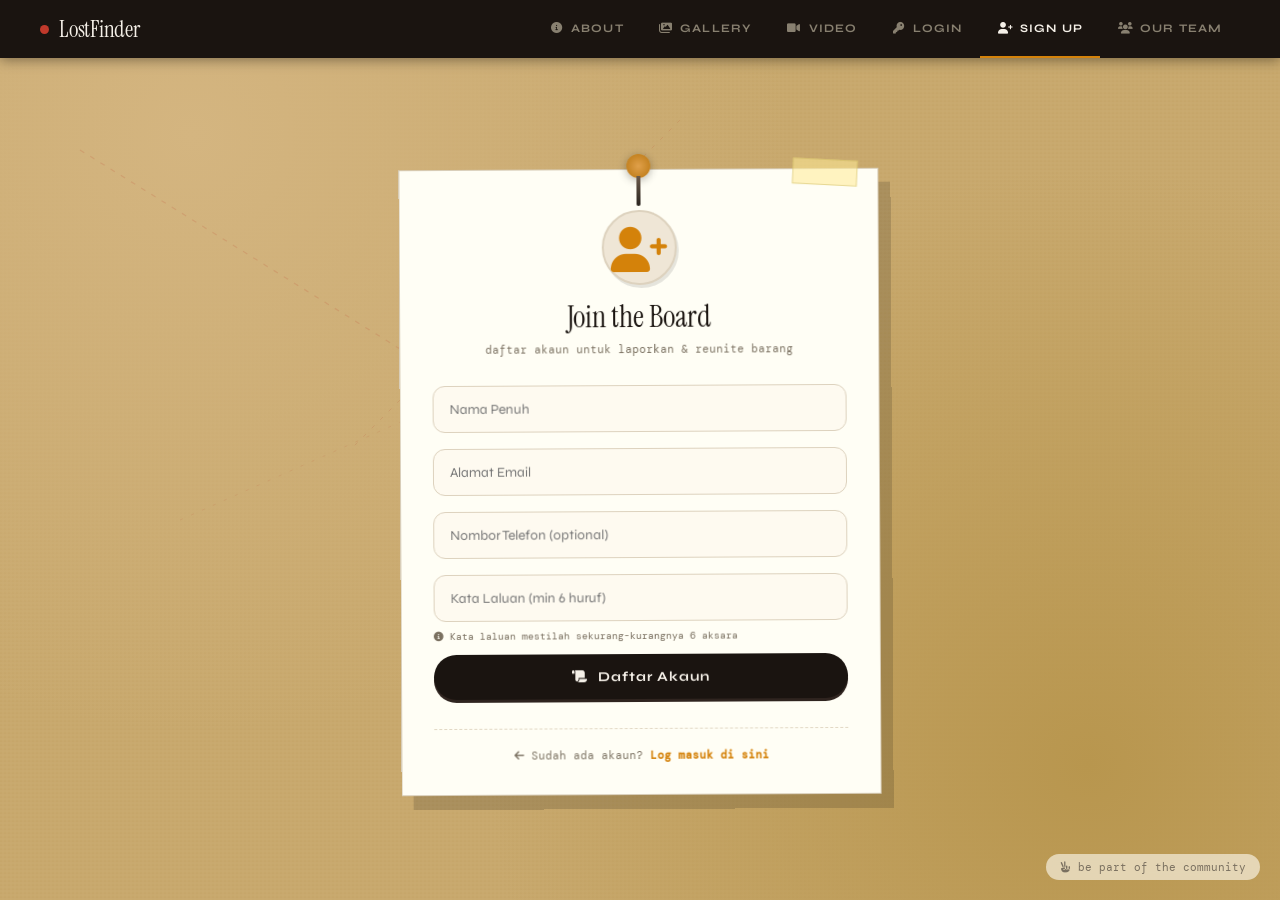
<file: signup.html>
<!DOCTYPE html>
<html lang="ms">
<head>
    <meta charset="UTF-8">
    <meta name="viewport" content="width=device-width, initial-scale=1.0">
    <title>Sign Up - LostFinder</title>
    <link rel="stylesheet" href="https://cdnjs.cloudflare.com/ajax/libs/font-awesome/6.0.0-beta3/css/all.min.css">
    <link rel="preconnect" href="https://fonts.googleapis.com">
    <link href="https://fonts.googleapis.com/css2?family=Instrument+Serif:ital@0;1&family=DM+Mono:wght@400;500&family=Syne:wght@400;600;700&display=swap" rel="stylesheet">
    <link rel="stylesheet" href="signup.css">
</head>
<body>
    <svg class="string-layer" xmlns="http://www.w3.org/2000/svg">
        <line x1="80" y1="150" x2="450" y2="380" stroke="#c0392b" stroke-width="1.2" stroke-dasharray="5,7"/>
        <line x1="680" y1="120" x2="350" y2="450" stroke="#c0392b" stroke-width="0.9" stroke-dasharray="4,8"/>
        <line x1="180" y1="520" x2="720" y2="280" stroke="#c0392b" stroke-width="0.7" stroke-dasharray="3,9"/>
    </svg>

    <nav class="navbar">
        <a class="logo" href="index.html">
            <span class="logo-dot"></span>
            LostFinder
        </a>
        <div class="nav-links">
            <a href="about.html"><i class="fas fa-info-circle"></i> About</a>
            <a href="gallery.html"><i class="fas fa-images"></i> Gallery</a>
            <a href="video.html"><i class="fas fa-video"></i> Video</a>
            <a href="login.html"><i class="fas fa-key"></i> Login</a>
            <a href="signup.html" class="active"><i class="fas fa-user-plus"></i> Sign Up</a>
            <a href="team.html"><i class="fas fa-users"></i> Our Team</a>
        </div>
    </nav>

    <div class="auth-box">
        <div class="pin-amber"></div>
        <div class="tape-corner"></div>
        
        <div class="auth-header">
            <i class="fas fa-user-plus"></i>
            <h2>Join the Board</h2>
            <p>daftar akaun untuk laporkan & reunite barang</p>
        </div>

        <form id="signupForm">
            <input type="text" id="fullName" placeholder="Nama Penuh" autocomplete="name" required>
            <input type="email" id="signupEmail" placeholder="Alamat Email" autocomplete="email" required>
            <input type="tel" id="phone" placeholder="Nombor Telefon (optional)">
            <input type="password" id="signupPassword" placeholder="Kata Laluan (min 6 huruf)" required>
            <div class="password-hint">
                <i class="fas fa-info-circle"></i> 
                <span>Kata laluan mestilah sekurang-kurangnya 6 aksara</span>
            </div>
            <button type="submit" class="btn-primary">
                <i class="fas fa-scroll"></i> Daftar Akaun
            </button>
        </form>
        
        <div class="auth-footer">
            <i class="fas fa-arrow-left"></i> Sudah ada akaun? <a href="login.html">Log masuk di sini</a>
        </div>
    </div>

    <div class="sticker">
        <i class="fas fa-hand-peace"></i> be part of the community
    </div>

    <div id="toastMsg" class="toast-msg"></div>

    <script src="sign.js"></script>
</body>
</html>
</file>
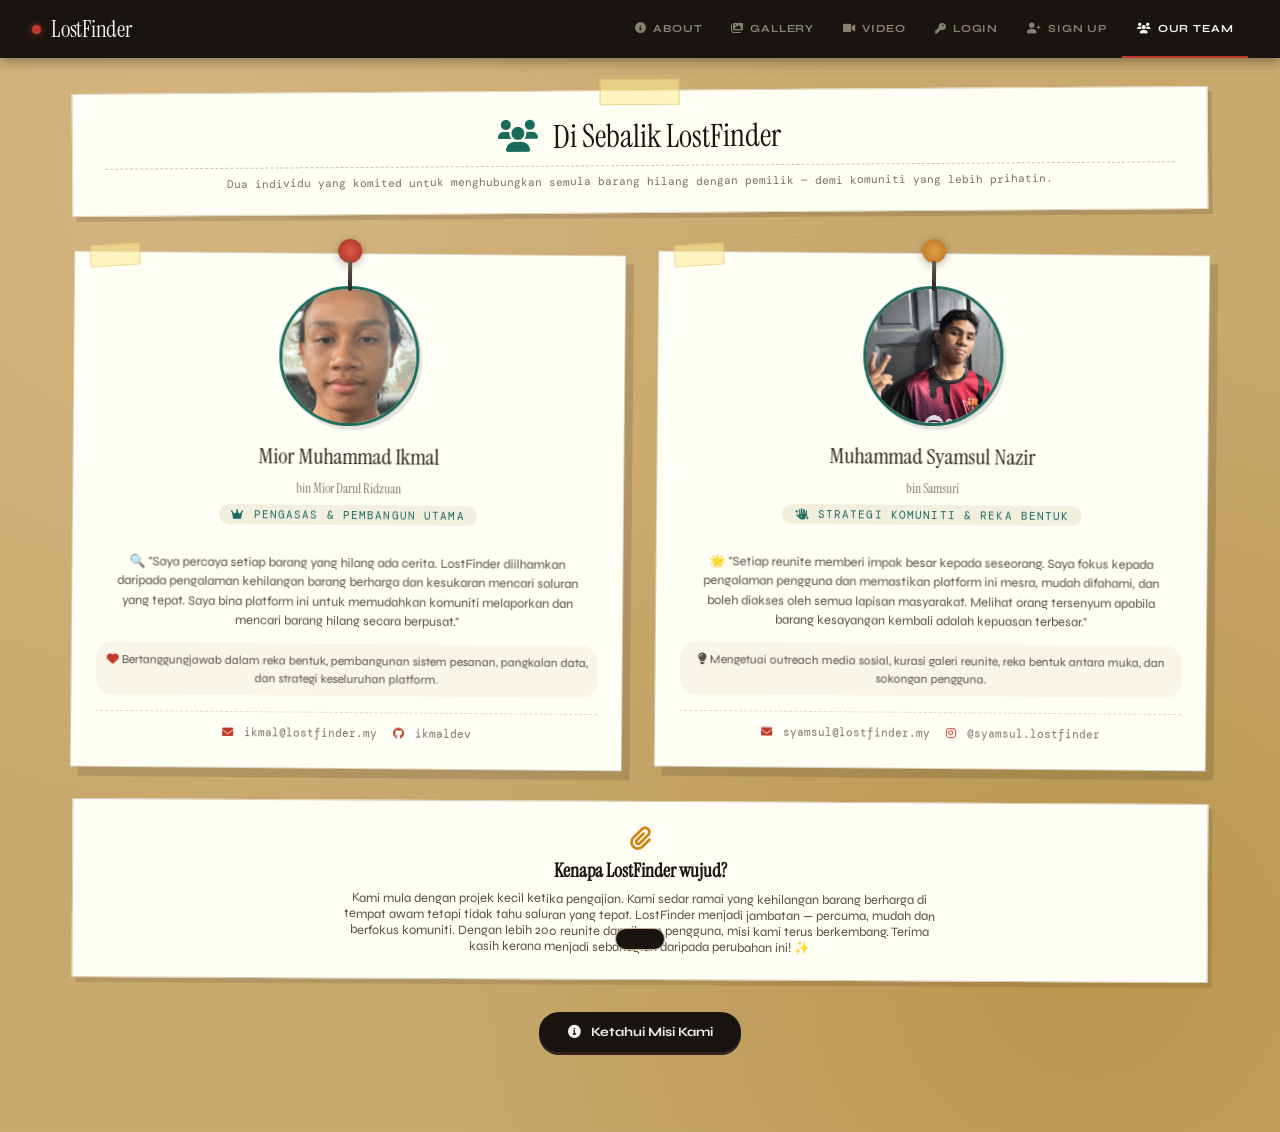
<file: team.html>
<!DOCTYPE html>
<html lang="ms">
<head>
    <meta charset="UTF-8">
    <meta name="viewport" content="width=device-width, initial-scale=1.0">
    <title>Our Team - LostFinder</title>
    <link rel="stylesheet" href="https://cdnjs.cloudflare.com/ajax/libs/font-awesome/6.0.0-beta3/css/all.min.css">
    <link rel="preconnect" href="https://fonts.googleapis.com">
    <link href="https://fonts.googleapis.com/css2?family=Instrument+Serif:ital@0;1&family=DM+Mono:wght@400;500&family=Syne:wght@400;600;700&display=swap" rel="stylesheet">
    <style>
        * {
            margin: 0;
            padding: 0;
            box-sizing: border-box;
        }

        :root {
            --ink: #1a1410;
            --paper: #f5f0e8;
            --paper2: #ede8dd;
            --red: #c0392b;
            --amber: #d4820a;
            --teal: #1a6b5c;
            --border: #b8ad9e;
            --muted: #7a7060;
            --tape: rgba(255,235,150,0.55);
        }

        body {
            min-height: 100vh;
            font-family: 'Syne', sans-serif;
            color: var(--ink);
            background-color: #c8a96e;
            background-image: radial-gradient(circle at 15% 15%, #d4b580 0%, transparent 45%),
                              radial-gradient(circle at 85% 85%, #b8964e 0%, transparent 45%),
                              url("data:image/svg+xml,%3Csvg xmlns='http://www.w3.org/2000/svg' width='4' height='4'%3E%3Crect width='4' height='4' fill='%23c8a96e'/%3E%3Ccircle cx='1' cy='1' r='0.6' fill='%23b0893a' opacity='0.35'/%3E%3Ccircle cx='3' cy='3' r='0.5' fill='%23d4b070' opacity='0.25'/%3E%3Ccircle cx='3' cy='1' r='0.3' fill='%23a07830' opacity='0.2'/%3E%3C/svg%3E");
        }

        /* Decorative red string layer */
        .string-layer {
            position: fixed;
            top: 0;
            left: 0;
            width: 100%;
            height: 100%;
            pointer-events: none;
            z-index: 0;
            opacity: 0.12;
        }

        /* Navbar matching the lostfinder theme */
        .navbar {
            background: var(--ink);
            padding: 0 2rem;
            display: flex;
            align-items: center;
            justify-content: space-between;
            height: 58px;
            position: sticky;
            top: 0;
            z-index: 100;
            box-shadow: 0 2px 12px rgba(0,0,0,0.4);
            flex-wrap: wrap;
        }

        .logo {
            font-family: 'Instrument Serif', serif;
            font-size: 1.45rem;
            color: var(--paper);
            display: flex;
            align-items: center;
            gap: 10px;
            letter-spacing: -0.01em;
            text-decoration: none;
        }

        .logo-dot {
            width: 9px;
            height: 9px;
            background: var(--red);
            border-radius: 50%;
            display: inline-block;
            box-shadow: 0 0 6px rgba(192,57,43,0.8);
            animation: pulse 2.2s ease-in-out infinite;
        }

        @keyframes pulse {
            0%, 100% { transform: scale(1); opacity: 1; }
            50% { transform: scale(1.5); opacity: 0.6; }
        }

        .nav-links {
            display: flex;
            flex-wrap: wrap;
            align-items: center;
        }

        .nav-links a {
            color: #888070;
            text-decoration: none;
            font-size: 0.68rem;
            font-weight: 700;
            letter-spacing: 0.08em;
            text-transform: uppercase;
            padding: 0 0.9rem;
            height: 58px;
            display: flex;
            align-items: center;
            gap: 6px;
            border-bottom: 2px solid transparent;
            transition: color 0.2s, border-color 0.2s;
        }

        .nav-links a:hover { color: #d0c8b8; }
        .nav-links a.active { color: var(--paper); border-bottom-color: var(--red); }

        /* Main container */
        .team-container {
            max-width: 1200px;
            margin: 0 auto;
            padding: 2rem 2rem 4rem;
            position: relative;
            z-index: 2;
        }

        /* Hero / Header note */
        .hero-note {
            background: #fffef5;
            border: 1px solid #ddd5bb;
            padding: 1.5rem 2rem;
            position: relative;
            transform: rotate(-0.4deg);
            box-shadow: 4px 5px 0 rgba(0,0,0,0.12);
            margin-bottom: 2.5rem;
            text-align: center;
        }
        .tape-strip {
            position: absolute;
            top: -12px;
            left: 50%;
            transform: translateX(-50%);
            width: 80px;
            height: 26px;
            background: var(--tape);
            border: 1px solid rgba(200,180,90,0.45);
        }
        .hero-note h1 {
            font-family: 'Instrument Serif', serif;
            font-size: 2rem;
            font-weight: 400;
        }
        .hero-note h1 i { color: var(--teal); margin-right: 10px; }
        .hero-note p {
            font-family: 'DM Mono', monospace;
            font-size: 0.7rem;
            color: var(--muted);
            margin-top: 8px;
            border-top: 1px dashed #ccc5b0;
            padding-top: 8px;
        }

        /* Team grid: two cards side by side */
        .team-grid {
            display: grid;
            grid-template-columns: repeat(auto-fit, minmax(300px, 1fr));
            gap: 2rem;
            margin-bottom: 2rem;
        }

        /* Member card - pinned paper style */
        .member-card {
            background: #fffef5;
            border: 1px solid #d8cdb8;
            position: relative;
            padding: 2rem 1.5rem 1.8rem;
            box-shadow: 8px 9px 0 rgba(0,0,0,0.12);
            transform: rotate(0.5deg);
            transition: transform 0.2s ease, box-shadow 0.2s;
            text-align: center;
            backdrop-filter: blur(2px);
        }
        .member-card:hover {
            transform: rotate(0deg) translateY(-5px);
            box-shadow: 10px 12px 0 rgba(0,0,0,0.15);
        }

        /* Individual pin for each card */
        .card-pin-red {
            position: absolute;
            top: -15px;
            left: 50%;
            transform: translateX(-50%);
            width: 24px;
            height: 24px;
            background: radial-gradient(circle, #e05a4a, #9e2d1f);
            border-radius: 50%;
            box-shadow: 0 2px 8px rgba(0,0,0,0.3);
            z-index: 2;
        }
        .card-pin-red::after {
            content: '';
            position: absolute;
            width: 4px;
            height: 30px;
            background: linear-gradient(180deg, #6b5a4a, #2a241e);
            top: 22px;
            left: 10px;
            border-radius: 0 0 2px 2px;
        }

        /* Tape decoration corner */
        .corner-tape {
            position: absolute;
            top: -8px;
            left: 15px;
            width: 50px;
            height: 22px;
            background: var(--tape);
            border: 1px solid rgba(200,180,90,0.4);
            transform: rotate(-4deg);
            pointer-events: none;
        }

        /* Profile picture wrapper */
        .profile-pic {
            width: 140px;
            height: 140px;
            border-radius: 50%;
            margin: 0 auto 1rem;
            border: 3px solid var(--teal);
            overflow: hidden;
            background: #e7dfce;
            box-shadow: 3px 4px 0 rgba(0,0,0,0.1);
            transition: transform 0.2s;
        }
        .member-card:hover .profile-pic {
            transform: scale(1.02);
        }
        .profile-pic img {
            width: 100%;
            height: 100%;
            object-fit: cover;
        }

        .member-name {
            font-family: 'Instrument Serif', serif;
            font-size: 1.4rem;
            font-weight: 500;
            margin: 0.5rem 0 0.25rem;
            color: var(--ink);
            line-height: 1.3;
        }
        .member-name span {
            font-size: 0.8rem;
            font-weight: normal;
            color: var(--muted);
        }
        .member-role {
            font-family: 'DM Mono', monospace;
            font-size: 0.7rem;
            letter-spacing: 0.1em;
            text-transform: uppercase;
            background: #f3efdf;
            display: inline-block;
            padding: 0.2rem 0.8rem;
            border-radius: 30px;
            color: var(--teal);
            margin-bottom: 1rem;
        }
        .member-bio {
            font-size: 0.8rem;
            line-height: 1.5;
            color: #5a4f3e;
            margin: 0.8rem 0;
            padding: 0 0.5rem;
        }
        .member-contact {
            margin-top: 1rem;
            border-top: 1px dashed #e2d8c4;
            padding-top: 0.8rem;
            font-size: 0.7rem;
            font-family: 'DM Mono', monospace;
            color: var(--muted);
            display: flex;
            justify-content: center;
            gap: 1rem;
            flex-wrap: wrap;
        }
        .member-contact i {
            margin-right: 4px;
            color: var(--red);
        }

        /* Story note section */
        .story-note {
            background: #fffef5;
            border: 1px solid #d8cdb8;
            padding: 1.5rem 2rem;
            position: relative;
            transform: rotate(0.3deg);
            box-shadow: 4px 5px 0 rgba(0,0,0,0.1);
            margin-top: 1rem;
            text-align: center;
        }
        .story-note i {
            font-size: 1.5rem;
            color: var(--amber);
            margin-bottom: 0.5rem;
            display: inline-block;
        }
        .story-note h3 {
            font-family: 'Instrument Serif', serif;
            font-size: 1.2rem;
            margin-bottom: 0.5rem;
        }
        .story-note p {
            font-size: 0.8rem;
            color: #5a4f3e;
            max-width: 600px;
            margin: 0 auto;
        }

        /* CTA button */
        .cta-group {
            text-align: center;
            margin: 2rem 0 1rem;
        }
        .cta-btn {
            display: inline-flex;
            align-items: center;
            gap: 10px;
            background: var(--ink);
            color: var(--paper);
            text-decoration: none;
            padding: 0.75rem 1.8rem;
            border-radius: 60px;
            font-family: 'Syne', sans-serif;
            font-weight: 700;
            font-size: 0.8rem;
            transition: 0.2s;
            box-shadow: 0 3px 0 #2f241f;
        }
        .cta-btn:hover {
            transform: translateY(-2px);
            box-shadow: 0 5px 0 #2f241f;
            background: #2a201b;
        }

        /* Toast notification */
        .toast-msg {
            position: fixed;
            bottom: 30px;
            left: 50%;
            transform: translateX(-50%) translateY(80px);
            background: #1a1410;
            backdrop-filter: blur(12px);
            border: 1px solid #c8b690;
            padding: 10px 24px;
            border-radius: 60px;
            color: #f5eedc;
            font-family: 'DM Mono', monospace;
            font-size: 0.75rem;
            z-index: 200;
            transition: 0.25s;
            pointer-events: none;
        }
        .toast-msg.show {
            transform: translateX(-50%) translateY(0);
        }

        /* Responsive */
        @media (max-width: 750px) {
            .navbar { padding: 0 1rem; }
            .nav-links a { padding: 0 0.6rem; font-size: 0.55rem; }
            .team-container { padding: 1.5rem; }
            .profile-pic { width: 110px; height: 110px; }
            .member-name { font-size: 1.2rem; }
        }
        @media (max-width: 650px) {
            .navbar { flex-direction: column; height: auto; padding: 0.6rem; gap: 6px; position: relative; }
            .nav-links a { height: 40px; }
        }
    </style>
</head>
<body>

<!-- Red string decorative layer -->
<svg class="string-layer" xmlns="http://www.w3.org/2000/svg">
    <line x1="80" y1="200" x2="550" y2="380" stroke="#c0392b" stroke-width="1" stroke-dasharray="5,7"/>
    <line x1="320" y1="120" x2="780" y2="500" stroke="#c0392b" stroke-width="0.9" stroke-dasharray="4,8"/>
    <line x1="100" y1="550" x2="650" y2="280" stroke="#c0392b" stroke-width="0.7" stroke-dasharray="6,9"/>
    <line x1="520" y1="70" x2="980" y2="350" stroke="#c0392b" stroke-width="0.8" stroke-dasharray="3,7"/>
</svg>

<!-- Navigation bar -->
<nav class="navbar">
    <a class="logo" href="index.html">
        <span class="logo-dot"></span>
        LostFinder
    </a>
    <div class="nav-links">
        <a href="about.html"><i class="fas fa-info-circle"></i> About</a>
        <a href="gallery.html"><i class="fas fa-images"></i> Gallery</a>
        <a href="video.html"><i class="fas fa-video"></i> Video</a>
        <a href="login.html"><i class="fas fa-key"></i> Login</a>
        <a href="signup.html"><i class="fas fa-user-plus"></i> Sign Up</a>
        <a href="team.html" class="active"><i class="fas fa-users"></i> Our Team</a>
    </div>
</nav>

<div class="team-container">
    <!-- Hero / Title -->
    <div class="hero-note">
        <div class="tape-strip"></div>
        <h1><i class="fas fa-users"></i> Di Sebalik LostFinder</h1>
        <p>Dua individu yang komited untuk menghubungkan semula barang hilang dengan pemilik — demi komuniti yang lebih prihatin.</p>
    </div>

    <!-- Two team members -->
    <div class="team-grid">
        
        <!-- TEAM MEMBER 1 – Mior Muhammad Ikmal -->
        <div class="member-card">
            <div class="card-pin-red"></div>
            <div class="corner-tape"></div>
            <div class="profile-pic">
                <!-- ⚠️ PASTIKAN FILE images/sol.png wujud! -->
                <img id="ikmalPhoto" src="mio.png" alt="Mior Muhammad Ikmal" 
                     onerror="this.onerror=null; this.src='https://ui-avatars.com/api/?background=1a6b5c&color=fff&bold=true&name=MI&length=2&size=140'">
            </div>
            <div class="member-name">Mior Muhammad Ikmal<br><span>bin Mior Darul Ridzuan</span></div>
            <div class="member-role"><i class="fas fa-crown"></i> Pengasas & Pembangun Utama</div>
            <div class="member-bio">
                🔍 "Saya percaya setiap barang yang hilang ada cerita. LostFinder diilhamkan daripada pengalaman kehilangan barang berharga dan kesukaran mencari saluran yang tepat. Saya bina platform ini untuk memudahkan komuniti melaporkan dan mencari barang hilang secara berpusat."
            </div>
            <div class="member-bio" style="font-size:0.75rem; background:#faf5e9; border-radius:16px; padding:8px;">
                <i class="fas fa-heart" style="color:var(--red);"></i> Bertanggungjawab dalam reka bentuk, pembangunan sistem pesanan, pangkalan data, dan strategi keseluruhan platform.
            </div>
            <div class="member-contact">
                <span><i class="fas fa-envelope"></i> ikmal@lostfinder.my</span>
                <span><i class="fab fa-github"></i> ikmaldev</span>
            </div>
        </div>

        <!-- TEAM MEMBER 2 – Muhammad Syamsul Nazir -->
        <div class="member-card">
            <div class="card-pin-red" style="background: radial-gradient(circle, #e0a14a, #b86f1a);"></div>
            <div class="corner-tape"></div>
            <div class="profile-pic">
                <!-- ⚠️ PASTIKAN FILE images/mio.png wujud! -->
                <img id="syamsulPhoto" src="sol.png" alt="Muhammad Syamsul Nazir"
                     onerror="this.onerror=null; this.src='https://ui-avatars.com/api/?background=d4820a&color=fff&bold=true&name=SN&length=2&size=140'">
            </div>
            <div class="member-name">Muhammad Syamsul Nazir<br><span>bin Samsuri</span></div>
            <div class="member-role"><i class="fas fa-hand-sparkles"></i> Strategi Komuniti & Reka Bentuk</div>
            <div class="member-bio">
                🌟 "Setiap reunite memberi impak besar kepada seseorang. Saya fokus kepada pengalaman pengguna dan memastikan platform ini mesra, mudah difahami, dan boleh diakses oleh semua lapisan masyarakat. Melihat orang tersenyum apabila barang kesayangan kembali adalah kepuasan terbesar."
            </div>
            <div class="member-bio" style="font-size:0.75rem; background:#faf5e9; border-radius:16px; padding:8px;">
                <i class="fas fa-lightbulb"></i> Mengetuai outreach media sosial, kurasi galeri reunite, reka bentuk antara muka, dan sokongan pengguna.
            </div>
            <div class="member-contact">
                <span><i class="fas fa-envelope"></i> syamsul@lostfinder.my</span>
                <span><i class="fab fa-instagram"></i> @syamsul.lostfinder</span>
            </div>
        </div>
    </div>

    <!-- Additional story / why we exist - sticky note vibe -->
    <div class="story-note">
        <i class="fas fa-paperclip"></i>
        <h3>Kenapa LostFinder wujud?</h3>
        <p>Kami mula dengan projek kecil ketika pengajian. Kami sedar ramai yang kehilangan barang berharga di tempat awam tetapi tidak tahu saluran yang tepat. LostFinder menjadi jambatan — percuma, mudah dan berfokus komuniti. Dengan lebih 200 reunite dan ribuan pengguna, misi kami terus berkembang. Terima kasih kerana menjadi sebahagian daripada perubahan ini! ✨</p>
    </div>

    <div class="cta-group">
        <a href="about.html" class="cta-btn"><i class="fas fa-info-circle"></i> Ketahui Misi Kami</a>
    </div>
</div>

<div id="toastMsg" class="toast-msg"></div>

<script>
    // Fungsi untuk debug - check jika gambar wujud
    console.log("📸 Memeriksa gambar profil...");
    
    const ikmalImg = document.getElementById('ikmalPhoto');
    const syamsulImg = document.getElementById('syamsulPhoto');
    
    if (ikmalImg) {
        console.log("Ikmal image src:", ikmalImg.src);
        ikmalImg.addEventListener('error', function() {
            console.log("❌ Gambar Ikmal gagal dimuatkan. Pastikan folder 'images' wujud dan fail 'sol.png' ada.");
            showToast("Gambar Ikmal tidak ditemui. Gunakan avatar lalai.", true);
        });
        ikmalImg.addEventListener('load', function() {
            console.log("✅ Gambar Ikmal berjaya dimuatkan!");
        });
    }
    
    if (syamsulImg) {
        console.log("Syamsul image src:", syamsulImg.src);
        syamsulImg.addEventListener('error', function() {
            console.log("❌ Gambar Syamsul gagal dimuatkan. Pastikan folder 'images' wujud dan fail 'mio.png' ada.");
            showToast("Gambar Syamsul tidak ditemui. Gunakan avatar lalai.", true);
        });
        syamsulImg.addEventListener('load', function() {
            console.log("✅ Gambar Syamsul berjaya dimuatkan!");
        });
    }
    
    function showToast(message, isError = false) {
        const toast = document.getElementById('toastMsg');
        toast.textContent = message;
        toast.style.background = isError ? '#5a1e15' : '#1a1410';
        toast.classList.add('show');
        setTimeout(() => {
            toast.classList.remove('show');
        }, 3000);
    }
    
    console.log("✨ Team LostFinder - Mior Muhammad Ikmal & Muhammad Syamsul Nazir ✨");
</script>
</body>
</html>
</file>
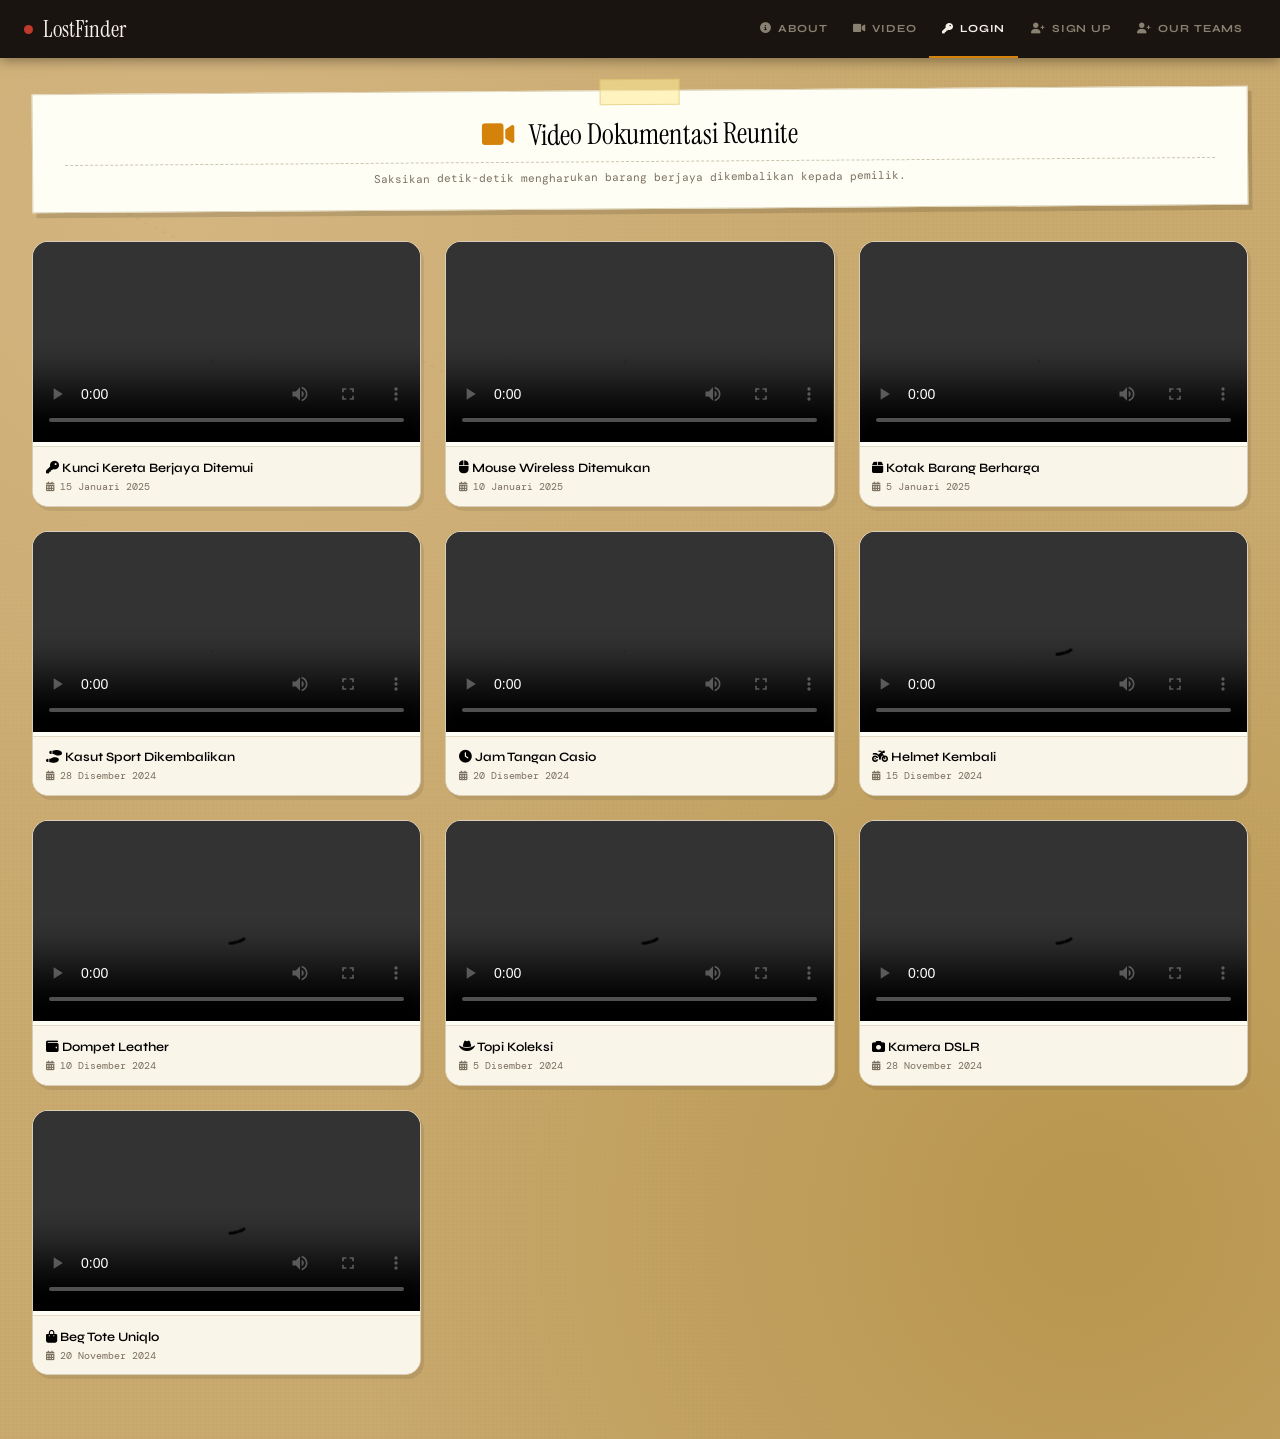
<file: video.html>
<!DOCTYPE html>
<html lang="ms">
<head>
    <meta charset="UTF-8">
    <meta name="viewport" content="width=device-width, initial-scale=1.0">
    <title>Video - Dokumentasi Reunite - LostFinder</title>
    <link rel="stylesheet" href="https://cdnjs.cloudflare.com/ajax/libs/font-awesome/6.0.0-beta3/css/all.min.css">
    <link rel="preconnect" href="https://fonts.googleapis.com">
    <link href="https://fonts.googleapis.com/css2?family=Instrument+Serif:ital@0;1&family=DM+Mono:wght@400;500&family=Syne:wght@400;600;700&display=swap" rel="stylesheet">
    <style>
        * { margin: 0; padding: 0; box-sizing: border-box; }

        :root {
            --ink: #1a1410;
            --paper: #f5f0e8;
            --red: #c0392b;
            --amber: #d4820a;
            --teal: #1a6b5c;
            --border: #b8ad9e;
            --muted: #7a7060;
            --tape: rgba(255,235,150,0.55);
        }

        body {
            min-height: 100vh;
            font-family: 'Syne', sans-serif;
            background-color: #c8a96e;
            background-image: radial-gradient(circle at 15% 15%, #d4b580 0%, transparent 45%),
                              radial-gradient(circle at 85% 85%, #b8964e 0%, transparent 45%),
                              url("data:image/svg+xml,%3Csvg xmlns='http://www.w3.org/2000/svg' width='4' height='4'%3E%3Crect width='4' height='4' fill='%23c8a96e'/%3E%3Ccircle cx='1' cy='1' r='0.6' fill='%23b0893a' opacity='0.35'/%3E%3Ccircle cx='3' cy='3' r='0.5' fill='%23d4b070' opacity='0.25'/%3E%3Ccircle cx='3' cy='1' r='0.3' fill='%23a07830' opacity='0.2'/%3E%3C/svg%3E");
        }

        .navbar {
            background: var(--ink);
            padding: 0 1.5rem;
            display: flex;
            align-items: center;
            justify-content: space-between;
            height: 58px;
            position: sticky;
            top: 0;
            z-index: 100;
            box-shadow: 0 2px 12px rgba(0,0,0,0.4);
            flex-wrap: wrap;
        }

        .logo {
            font-family: 'Instrument Serif', serif;
            font-size: 1.45rem;
            color: var(--paper);
            display: flex;
            align-items: center;
            gap: 10px;
            text-decoration: none;
        }

        .logo-dot {
            width: 9px; height: 9px;
            background: var(--red);
            border-radius: 50%;
            display: inline-block;
            animation: pulse 2.2s ease-in-out infinite;
        }

        @keyframes pulse { 0%,100% { transform: scale(1); opacity: 1; } 50% { transform: scale(1.5); opacity: 0.6; } }

        .nav-links { display: flex; flex-wrap: wrap; align-items: center; }
        .nav-links a {
            color: #888070;
            text-decoration: none;
            font-size: 0.68rem;
            font-weight: 700;
            letter-spacing: 0.08em;
            text-transform: uppercase;
            padding: 0 0.8rem;
            height: 58px;
            display: flex;
            align-items: center;
            gap: 6px;
            border-bottom: 2px solid transparent;
            transition: color 0.2s, border-color 0.2s;
        }
        .nav-links a:hover { color: #d0c8b8; }
        .nav-links a.active { color: var(--paper); border-bottom-color: var(--amber); }

        .video-container {
            max-width: 1300px;
            margin: 0 auto;
            padding: 2rem 2rem 4rem;
        }

        .hero-note {
            background: #fffef5;
            border: 1px solid #ddd5bb;
            padding: 1.5rem 2rem;
            position: relative;
            transform: rotate(-0.4deg);
            box-shadow: 4px 5px 0 rgba(0,0,0,0.12);
            margin-bottom: 2rem;
            text-align: center;
        }
        .tape-strip {
            position: absolute;
            top: -12px;
            left: 50%;
            transform: translateX(-50%);
            width: 80px;
            height: 26px;
            background: var(--tape);
            border: 1px solid rgba(200,180,90,0.45);
        }
        .hero-note h1 { font-family: 'Instrument Serif', serif; font-size: 1.8rem; font-weight: 400; }
        .hero-note h1 i { color: var(--amber); margin-right: 10px; }
        .hero-note p { font-family: 'DM Mono', monospace; font-size: 0.7rem; color: var(--muted); margin-top: 8px; border-top: 1px dashed #ccc5b0; padding-top: 8px; }

        .video-grid {
            display: grid;
            grid-template-columns: repeat(auto-fill, minmax(300px, 1fr));
            gap: 1.5rem;
            margin-top: 1.5rem;
        }
        .video-card {
            background: #fffef5;
            border: 1px solid #d8cdb8;
            border-radius: 16px;
            overflow: hidden;
            box-shadow: 3px 4px 0 rgba(0,0,0,0.08);
            transition: transform 0.2s;
        }
        .video-card:hover { transform: translateY(-5px); box-shadow: 5px 6px 0 rgba(0,0,0,0.12); }
        
        video {
            width: 100%;
            height: 200px;
            object-fit: cover;
            background: #2e261e;
        }
        .video-info {
            padding: 0.8rem;
            background: #faf5e9;
            border-top: 1px solid #e4dac8;
        }
        .video-title { font-weight: 600; font-size: 0.8rem; margin-bottom: 4px; }
        .video-date { font-family: 'DM Mono', monospace; font-size: 0.6rem; color: var(--muted); }
        .string-layer { position: fixed; top:0; left:0; width:100%; height:100%; pointer-events:none; z-index:0; opacity:0.1; }
        .video-container, .navbar { position: relative; z-index: 2; }
        
        @media (max-width: 700px) {
            .video-container { padding: 1rem; }
            .nav-links a { padding: 0 0.5rem; font-size: 0.55rem; }
            .navbar { padding: 0 0.5rem; }
        }
    </style>
</head>
<body>
<div class="string-layer"><svg width="100%" height="100%"><line x1="100" y1="200" x2="500" y2="400" stroke="#c0392b" stroke-width="1" stroke-dasharray="4,6"/></svg></div>

<nav class="navbar">
    <a class="logo" href="index.html"><span class="logo-dot"></span>LostFinder</a>
    <div class="nav-links">
        <a href="about.html"><i class="fas fa-info-circle"></i> About</a>
            <a href="video.html"><i class="fas fa-video"></i> Video</a>
            <a href="login.html" class="active"><i class="fas fa-key"></i> Login</a>
            <a href="signup.html"><i class="fas fa-user-plus"></i> Sign Up</a>
            <a href="team.html"><i class="fas fa-user-plus"></i> Our Teams</a>
    </div>
</nav>

<div class="video-container">
    <div class="hero-note">
        <div class="tape-strip"></div>
        <h1><i class="fas fa-video"></i> Video Dokumentasi Reunite</h1>
        <p>Saksikan detik-detik mengharukan barang berjaya dikembalikan kepada pemilik.</p>
    </div>

    <div class="video-grid">
        <!-- Slot 1 -->
        <div class="video-card">
            <video controls>
                <source src="kunci.mp4" type="video/mp4">
                Browser tidak support video tag.
            </video>
            <div class="video-info">
                <div class="video-title"><i class="fas fa-key"></i> Kunci Kereta Berjaya Ditemui</div>
                <div class="video-date"><i class="fas fa-calendar-alt"></i> 15 Januari 2025</div>
            </div>
        </div>

        <!-- Slot 2 -->
        <div class="video-card">
            <video controls>
                <source src="mouse.mp4" type="video/mp4">
                Browser tidak support video tag.
            </video>
            <div class="video-info">
                <div class="video-title"><i class="fas fa-mouse"></i> Mouse Wireless Ditemukan</div>
                <div class="video-date"><i class="fas fa-calendar-alt"></i> 10 Januari 2025</div>
            </div>
        </div>

        <!-- Slot 3 -->
        <div class="video-card">
            <video controls>
                <source src="kotak.mp4" type="video/mp4">
                Browser tidak support video tag.
            </video>
            <div class="video-info">
                <div class="video-title"><i class="fas fa-box"></i> Kotak Barang Berharga</div>
                <div class="video-date"><i class="fas fa-calendar-alt"></i> 5 Januari 2025</div>
            </div>
        </div>

        <!-- Slot 4 -->
        <div class="video-card">
            <video controls>
                <source src="kasut.mp4" type="video/mp4">
                Browser tidak support video tag.
            </video>
            <div class="video-info">
                <div class="video-title"><i class="fas fa-shoe-prints"></i> Kasut Sport Dikembalikan</div>
                <div class="video-date"><i class="fas fa-calendar-alt"></i> 28 Disember 2024</div>
            </div>
        </div>

        <!-- Slot 5 -->
        <div class="video-card">
            <video controls>
                <source src="jam.mp4" type="video/mp4">
                Browser tidak support video tag.
            </video>
            <div class="video-info">
                <div class="video-title"><i class="fas fa-clock"></i> Jam Tangan Casio</div>
                <div class="video-date"><i class="fas fa-calendar-alt"></i> 20 Disember 2024</div>
            </div>
        </div>

        <!-- Slot 6 -->
        <div class="video-card">
            <video controls>
                <source src="helmet.mp4" type="video/mp4">
                Browser tidak support video tag.
            </video>
            <div class="video-info">
                <div class="video-title"><i class="fas fa-motorcycle"></i> Helmet Kembali</div>
                <div class="video-date"><i class="fas fa-calendar-alt"></i> 15 Disember 2024</div>
            </div>
        </div>

        <!-- Slot 7 -->
        <div class="video-card">
            <video controls>
                <source src="dompet.mp4" type="video/mp4">
                Browser tidak support video tag.
            </video>
            <div class="video-info">
                <div class="video-title"><i class="fas fa-wallet"></i> Dompet Leather</div>
                <div class="video-date"><i class="fas fa-calendar-alt"></i> 10 Disember 2024</div>
            </div>
        </div>

        <!-- Slot 8 -->
        <div class="video-card">
            <video controls>
                <source src="cap.mp4" type="video/mp4">
                Browser tidak support video tag.
            </video>
            <div class="video-info">
                <div class="video-title"><i class="fas fa-hat-cowboy"></i> Topi Koleksi</div>
                <div class="video-date"><i class="fas fa-calendar-alt"></i> 5 Disember 2024</div>
            </div>
        </div>

        <!-- Slot 9 -->
        <div class="video-card">
            <video controls>
                <source src="cam.mp4" type="video/mp4">
                Browser tidak support video tag.
            </video>
            <div class="video-info">
                <div class="video-title"><i class="fas fa-camera"></i> Kamera DSLR</div>
                <div class="video-date"><i class="fas fa-calendar-alt"></i> 28 November 2024</div>
            </div>
        </div>

        <!-- Slot 10 -->
        <div class="video-card">
            <video controls>
                <source src="bag.mp4" type="video/mp4">
                Browser tidak support video tag.
            </video>
            <div class="video-info">
                <div class="video-title"><i class="fas fa-bag-shopping"></i> Beg Tote Uniqlo</div>
                <div class="video-date"><i class="fas fa-calendar-alt"></i> 20 November 2024</div>
            </div>
        </div>
    </div>
</div>

<script>
    // Check login untuk navbar (optional)
    const currentUser = sessionStorage.getItem("loggedInUser");
    if (!currentUser) {
        // Tak redirect, just biar user tengok video
        console.log("Guest user - boleh tengok video");
    }
</script>
</body>
</html>
</file>
<file: main.css>
* {
    box-sizing: border-box;
    margin: 0;
    padding: 0;
}

:root {
    --ink: #1a1410;
    --paper: #f5f0e8;
    --paper2: #ede8dd;
    --red: #c0392b;
    --amber: #d4820a;
    --teal: #1a6b5c;
    --border: #b8ad9e;
    --muted: #7a7060;
    --tape: rgba(255, 235, 150, 0.55);
}

html, body {
    min-height: 100vh;
    font-family: 'Syne', sans-serif;
    color: var(--ink);
}

/* ── CORKBOARD BACKGROUND ── */
.corkboard {
    min-height: 100vh;
    background-color: #c8a96e;
    background-image: radial-gradient(circle at 15% 15%, #d4b580 0%, transparent 45%),
                      radial-gradient(circle at 85% 85%, #b8964e 0%, transparent 45%),
                      url("data:image/svg+xml,%3Csvg xmlns='http://www.w3.org/2000/svg' width='4' height='4'%3E%3Crect width='4' height='4' fill='%23c8a96e'/%3E%3Ccircle cx='1' cy='1' r='0.6' fill='%23b0893a' opacity='0.35'/%3E%3Ccircle cx='3' cy='3' r='0.5' fill='%23d4b070' opacity='0.25'/%3E%3Ccircle cx='3' cy='1' r='0.3' fill='%23a07830' opacity='0.2'/%3E%3C/svg%3E");
}

/* ── NAVBAR ── */
.navbar {
    background: var(--ink);
    padding: 0 2.5rem;
    display: flex;
    align-items: center;
    justify-content: space-between;
    height: 58px;
    position: sticky;
    top: 0;
    z-index: 100;
    box-shadow: 0 2px 12px rgba(0, 0, 0, 0.4);
}

.logo {
    font-family: 'Instrument Serif', serif;
    font-size: 1.45rem;
    color: var(--paper);
    display: flex;
    align-items: center;
    gap: 10px;
    letter-spacing: -0.01em;
    text-decoration: none;
}

.logo-dot {
    width: 9px;
    height: 9px;
    background: var(--red);
    border-radius: 50%;
    display: inline-block;
    box-shadow: 0 0 6px rgba(192, 57, 43, 0.8);
    animation: pulse 2.2s ease-in-out infinite;
}

@keyframes pulse {
    0%, 100% {
        transform: scale(1);
        opacity: 1;
    }
    50% {
        transform: scale(1.5);
        opacity: 0.6;
    }
}

.nav-links {
    display: flex;
}

.nav-links a {
    color: #888070;
    text-decoration: none;
    font-size: 0.72rem;
    font-weight: 700;
    letter-spacing: 0.1em;
    text-transform: uppercase;
    padding: 0 1.1rem;
    height: 58px;
    display: flex;
    align-items: center;
    gap: 7px;
    border-bottom: 2px solid transparent;
    transition: color 0.2s, border-color 0.2s;
}

.nav-links a:hover {
    color: #d0c8b8;
}

.nav-links a.active {
    color: var(--paper);
    border-bottom-color: var(--red);
}

/* ── BOARD WRAPPER ── */
.board {
    padding: 2.8rem 2.5rem 4rem;
}

/* ── WELCOME NOTE ── */
.welcome-note {
    background: #fffef5;
    border: 1px solid #ddd5bb;
    padding: 1.8rem 2.4rem 1.5rem;
    max-width: 480px;
    position: relative;
    transform: rotate(-1.3deg);
    box-shadow: 3px 5px 0 rgba(0, 0, 0, 0.18);
    margin-bottom: 2.8rem;
    animation: noteIn 0.5s cubic-bezier(0.34, 1.56, 0.64, 1) both;
}

@keyframes noteIn {
    from {
        opacity: 0;
        transform: rotate(-1.3deg) translateY(-18px);
    }
    to {
        opacity: 1;
        transform: rotate(-1.3deg) translateY(0);
    }
}

.tape-strip {
    position: absolute;
    top: -13px;
    left: 50%;
    transform: translateX(-50%);
    width: 75px;
    height: 26px;
    background: var(--tape);
    border: 1px solid rgba(200, 180, 90, 0.35);
}

.welcome-note h1 {
    font-family: 'Instrument Serif', serif;
    font-size: 1.9rem;
    font-weight: 400;
    color: var(--ink);
    line-height: 1.15;
    margin-bottom: 0.55rem;
}

.welcome-note h1 span {
    color: var(--red);
    font-style: italic;
}

.welcome-note p {
    font-family: 'DM Mono', monospace;
    font-size: 0.7rem;
    color: var(--muted);
    line-height: 1.6;
    border-top: 1px dashed #ccc5b0;
    padding-top: 0.6rem;
    margin-top: 0.5rem;
}

/* ── PIN ── */
.pin {
    width: 14px;
    height: 14px;
    background: var(--red);
    border-radius: 50%;
    position: absolute;
    box-shadow: 0 2px 7px rgba(192, 57, 43, 0.55), inset 0 -2px 4px rgba(0, 0, 0, 0.25);
}

.pin::after {
    content: '';
    position: absolute;
    width: 4px;
    height: 22px;
    background: linear-gradient(180deg, #999 0%, #444 100%);
    top: 12px;
    left: 5px;
    border-radius: 0 0 2px 2px;
}

.pin-teal {
    background: var(--teal);
    box-shadow: 0 2px 7px rgba(26, 107, 92, 0.55), inset 0 -2px 4px rgba(0, 0, 0, 0.25);
}

.pin-amber {
    background: var(--amber);
    box-shadow: 0 2px 7px rgba(212, 130, 10, 0.55), inset 0 -2px 4px rgba(0, 0, 0, 0.25);
}

/* ── MAIN GRID ── */
.board-grid {
    display: grid;
    grid-template-columns: 1fr 1fr 320px;
    grid-template-rows: auto auto auto;
    gap: 1.6rem;
    max-width: 980px;
}

/* ── INDEX / STAT CARDS ── */
.index-card {
    background: #fffef5;
    border: 1px solid #d8cdb8;
    padding: 1.5rem 1.6rem;
    position: relative;
    box-shadow: 3px 4px 0 rgba(0, 0, 0, 0.14);
    animation: cardIn 0.5s cubic-bezier(0.34, 1.56, 0.64, 1) both;
    overflow: hidden;
}

.index-card:nth-child(1) {
    transform: rotate(0.7deg);
    animation-delay: 0.1s;
}

.index-card:nth-child(2) {
    transform: rotate(-0.6deg);
    animation-delay: 0.2s;
}

@keyframes cardIn {
    from {
        opacity: 0;
        transform: translateY(22px);
    }
    to {
        opacity: 1;
    }
}

.card-label {
    font-family: 'DM Mono', monospace;
    font-size: 0.62rem;
    letter-spacing: 0.14em;
    text-transform: uppercase;
    color: var(--muted);
    margin-bottom: 0.55rem;
    display: flex;
    align-items: center;
    gap: 8px;
}

.label-line {
    flex: 1;
    height: 1px;
    background: repeating-linear-gradient(90deg, var(--border) 0, var(--border) 4px, transparent 4px, transparent 8px);
}

.card-number {
    font-family: 'Instrument Serif', serif;
    font-size: 3.5rem;
    color: var(--ink);
    line-height: 1;
    margin-bottom: 0.2rem;
}

.card-number.green {
    color: var(--teal);
}

.card-sub {
    font-family: 'DM Mono', monospace;
    font-size: 0.68rem;
    color: var(--muted);
}

/* lined paper bg */
.card-lines {
    position: absolute;
    bottom: 0;
    left: 0;
    right: 0;
    height: 55%;
    pointer-events: none;
    opacity: 0.2;
    background: repeating-linear-gradient(transparent, transparent 19px, #8b7d6b 19px, #8b7d6b 20px);
}

/* ── EVIDENCE BOARD ── */
.evidence-board {
    grid-column: 3;
    grid-row: 1 / 4;
    background: #18130e;
    border: 3px solid #302820;
    padding: 1.4rem 1.5rem;
    position: relative;
    transform: rotate(0.4deg);
    box-shadow: 5px 6px 0 rgba(0, 0, 0, 0.35);
    animation: boardIn 0.6s ease both 0.3s;
}

@keyframes boardIn {
    from {
        opacity: 0;
        transform: rotate(0.4deg) scale(0.95);
    }
    to {
        opacity: 1;
        transform: rotate(0.4deg) scale(1);
    }
}

.board-header {
    font-family: 'DM Mono', monospace;
    font-size: 0.62rem;
    letter-spacing: 0.2em;
    text-transform: uppercase;
    color: #5a5040;
    border-bottom: 1px solid #302820;
    padding-bottom: 0.75rem;
    margin-bottom: 1rem;
    display: flex;
    align-items: center;
    gap: 8px;
}

.live-dot {
    width: 7px;
    height: 7px;
    background: var(--red);
    border-radius: 50%;
    box-shadow: 0 0 6px rgba(192, 57, 43, 0.7);
    animation: pulse 1.5s ease-in-out infinite;
    flex-shrink: 0;
}

.evidence-item {
    display: flex;
    align-items: flex-start;
    gap: 10px;
    padding: 0.65rem 0;
    border-bottom: 1px dashed #252015;
}

.evidence-item:last-child {
    border-bottom: none;
}

.ev-dot {
    width: 9px;
    height: 9px;
    border-radius: 50%;
    flex-shrink: 0;
    margin-top: 4px;
}

.ev-dot.lost {
    background: var(--red);
    box-shadow: 0 0 5px rgba(192, 57, 43, 0.65);
}

.ev-dot.found {
    background: #1a9e75;
    box-shadow: 0 0 5px rgba(26, 158, 117, 0.65);
}

.ev-dot.reunited {
    background: var(--amber);
    box-shadow: 0 0 5px rgba(212, 130, 10, 0.65);
}

.ev-text {
    flex: 1;
    min-width: 0;
}

.ev-name {
    font-size: 0.76rem;
    font-weight: 600;
    color: #ddd4c0;
    margin-bottom: 2px;
    white-space: nowrap;
    overflow: hidden;
    text-overflow: ellipsis;
}

.ev-meta {
    font-family: 'DM Mono', monospace;
    font-size: 0.58rem;
    color: #5a5040;
}

.ev-badge {
    font-family: 'DM Mono', monospace;
    font-size: 0.56rem;
    padding: 2px 6px;
    border-radius: 2px;
    font-weight: 500;
    flex-shrink: 0;
    letter-spacing: 0.05em;
}

.ev-badge.lost {
    background: rgba(192, 57, 43, 0.18);
    color: #e07060;
    border: 1px solid rgba(192, 57, 43, 0.3);
}

.ev-badge.found {
    background: rgba(26, 158, 117, 0.18);
    color: #50c8a0;
    border: 1px solid rgba(26, 158, 117, 0.3);
}

.ev-badge.reunited {
    background: rgba(212, 130, 10, 0.18);
    color: #e0a840;
    border: 1px solid rgba(212, 130, 10, 0.3);
}

/* ── QUICK ACTIONS ── */
.actions-card {
    grid-column: 1 / 3;
    background: #fffef5;
    border: 1px solid #d8cdb8;
    padding: 1.4rem 1.7rem;
    position: relative;
    box-shadow: 3px 4px 0 rgba(0, 0, 0, 0.12);
    transform: rotate(-0.4deg);
    animation: cardIn 0.5s cubic-bezier(0.34, 1.56, 0.64, 1) both 0.4s;
}

.section-label {
    font-family: 'DM Mono', monospace;
    font-size: 0.62rem;
    letter-spacing: 0.14em;
    text-transform: uppercase;
    color: var(--muted);
    margin-bottom: 1rem;
}

.action-btns {
    display: flex;
    gap: 0.9rem;
}

.action-btn {
    flex: 1;
    padding: 0.9rem 1rem;
    border: none;
    cursor: pointer;
    font-family: 'Syne', sans-serif;
    font-size: 0.8rem;
    font-weight: 700;
    letter-spacing: 0.05em;
    text-decoration: none;
    display: flex;
    align-items: center;
    justify-content: center;
    gap: 8px;
    transition: transform 0.14s, box-shadow 0.14s;
}

.action-btn:hover {
    transform: translateY(-3px);
}

.action-btn:active {
    transform: translateY(0) scale(0.98);
}

.btn-lost {
    background: var(--red);
    color: #fff;
    box-shadow: 3px 3px 0 #7a1f17;
}

.btn-found {
    background: var(--teal);
    color: #fff;
    box-shadow: 3px 3px 0 #0c4036;
}

.btn-browse {
    background: var(--ink);
    color: var(--paper);
    box-shadow: 3px 3px 0 #000;
}

.btn-lost:hover {
    box-shadow: 5px 5px 0 #7a1f17;
}

.btn-found:hover {
    box-shadow: 5px 5px 0 #0c4036;
}

.btn-browse:hover {
    box-shadow: 5px 5px 0 #000;
}

/* ── CATEGORY PILLS ── */
.cat-grid {
    grid-column: 1 / 3;
    display: grid;
    grid-template-columns: repeat(5, 1fr);
    gap: 0.6rem;
}

.cat-pill {
    background: #fffef5;
    border: 1px solid #d8cdb8;
    padding: 0.8rem 0.5rem;
    text-align: center;
    cursor: pointer;
    box-shadow: 2px 2px 0 rgba(0, 0, 0, 0.1);
    text-decoration: none;
    display: block;
    transition: transform 0.15s, box-shadow 0.15s;
    animation: cardIn 0.4s cubic-bezier(0.34, 1.56, 0.64, 1) both;
}

.cat-pill:nth-child(1) {
    transform: rotate(0.6deg);
    animation-delay: 0.50s;
}

.cat-pill:nth-child(2) {
    transform: rotate(-0.8deg);
    animation-delay: 0.55s;
}

.cat-pill:nth-child(3) {
    transform: rotate(0.4deg);
    animation-delay: 0.60s;
}

.cat-pill:nth-child(4) {
    transform: rotate(-0.5deg);
    animation-delay: 0.65s;
}

.cat-pill:nth-child(5) {
    transform: rotate(0.7deg);
    animation-delay: 0.70s;
}

.cat-pill:hover {
    transform: rotate(0deg) translateY(-4px) !important;
    box-shadow: 3px 5px 0 rgba(0, 0, 0, 0.15);
}

.cat-icon {
    font-size: 1.5rem;
    display: block;
    margin-bottom: 5px;
}

.cat-name {
    font-family: 'DM Mono', monospace;
    font-size: 0.58rem;
    color: var(--muted);
    text-transform: uppercase;
    letter-spacing: 0.1em;
    display: block;
}

/* ── RED STRING SVG (decorative) ── */
.string-layer {
    position: fixed;
    top: 0;
    left: 0;
    width: 100%;
    height: 100%;
    pointer-events: none;
    z-index: 0;
    opacity: 0.18;
}

.board-grid,
.welcome-note {
    position: relative;
    z-index: 1;
}
</file>
<file: about.css>
* {
    margin: 0;
    padding: 0;
    box-sizing: border-box;
}

:root {
    --ink: #1a1410;
    --paper: #f5f0e8;
    --paper2: #ede8dd;
    --red: #c0392b;
    --amber: #d4820a;
    --teal: #1a6b5c;
    --border: #b8ad9e;
    --muted: #7a7060;
    --tape: rgba(255, 235, 150, 0.55);
}

body {
    min-height: 100vh;
    font-family: 'Syne', sans-serif;
    color: var(--ink);
    background-color: #c8a96e;
    background-image: radial-gradient(circle at 15% 15%, #d4b580 0%, transparent 45%),
                      radial-gradient(circle at 85% 85%, #b8964e 0%, transparent 45%),
                      url("data:image/svg+xml,%3Csvg xmlns='http://www.w3.org/2000/svg' width='4' height='4'%3E%3Crect width='4' height='4' fill='%23c8a96e'/%3E%3Ccircle cx='1' cy='1' r='0.6' fill='%23b0893a' opacity='0.35'/%3E%3Ccircle cx='3' cy='3' r='0.5' fill='%23d4b070' opacity='0.25'/%3E%3Ccircle cx='3' cy='1' r='0.3' fill='%23a07830' opacity='0.2'/%3E%3C/svg%3E");
}

/* ── NAVBAR ── */
.navbar {
    background: var(--ink);
    padding: 0 2.5rem;
    display: flex;
    align-items: center;
    justify-content: space-between;
    height: 58px;
    position: sticky;
    top: 0;
    z-index: 100;
    box-shadow: 0 2px 12px rgba(0, 0, 0, 0.4);
}

.logo {
    font-family: 'Instrument Serif', serif;
    font-size: 1.45rem;
    color: var(--paper);
    display: flex;
    align-items: center;
    gap: 10px;
    letter-spacing: -0.01em;
    text-decoration: none;
}

.logo-dot {
    width: 9px;
    height: 9px;
    background: var(--red);
    border-radius: 50%;
    display: inline-block;
    box-shadow: 0 0 6px rgba(192, 57, 43, 0.8);
    animation: pulse 2.2s ease-in-out infinite;
}

@keyframes pulse {
    0%, 100% {
        transform: scale(1);
        opacity: 1;
    }
    50% {
        transform: scale(1.5);
        opacity: 0.6;
    }
}

.nav-links {
    display: flex;
    flex-wrap: wrap;
}

.nav-links a {
    color: #888070;
    text-decoration: none;
    font-size: 0.72rem;
    font-weight: 700;
    letter-spacing: 0.1em;
    text-transform: uppercase;
    padding: 0 1.1rem;
    height: 58px;
    display: flex;
    align-items: center;
    gap: 7px;
    border-bottom: 2px solid transparent;
    transition: color 0.2s, border-color 0.2s;
}

.nav-links a:hover {
    color: #d0c8b8;
}

.nav-links a.active {
    color: var(--paper);
    border-bottom-color: var(--red);
}

/* ── MAIN CONTAINER ── */
.about-container {
    max-width: 1200px;
    margin: 0 auto;
    padding: 2rem 2rem 4rem;
}

/* ── HERO NOTE ── */
.hero-note {
    background: #fffef5;
    border: 1px solid #ddd5bb;
    padding: 2rem 2.5rem;
    position: relative;
    transform: rotate(-0.6deg);
    box-shadow: 6px 7px 0 rgba(0, 0, 0, 0.12);
    margin-bottom: 2rem;
    text-align: center;
}

.tape-strip {
    position: absolute;
    top: -13px;
    left: 50%;
    transform: translateX(-50%);
    width: 80px;
    height: 28px;
    background: var(--tape);
    border: 1px solid rgba(200, 180, 90, 0.45);
}

.hero-note h1 {
    font-family: 'Instrument Serif', serif;
    font-size: 2.2rem;
    font-weight: 400;
    color: var(--ink);
}

.hero-note h1 i {
    color: var(--red);
    margin-right: 10px;
}

.hero-note p {
    font-family: 'DM Mono', monospace;
    font-size: 0.75rem;
    color: var(--muted);
    margin-top: 12px;
    border-top: 1px dashed #ccc5b0;
    padding-top: 12px;
}

/* ── INFO GRID ── */
.info-grid {
    display: grid;
    grid-template-columns: repeat(auto-fit, minmax(320px, 1fr));
    gap: 1.8rem;
    margin-bottom: 2rem;
}

.info-card {
    background: #fffef5;
    border: 1px solid #d8cdb8;
    padding: 1.8rem 1.6rem;
    position: relative;
    box-shadow: 4px 5px 0 rgba(0, 0, 0, 0.1);
    transition: transform 0.2s;
    transform: rotate(var(--rot, 0deg));
    animation: cardRise 0.4s cubic-bezier(0.34, 1.2, 0.64, 1) both;
}

.info-card:nth-child(1) {
    --rot: 0.5deg;
    animation-delay: 0.1s;
}

.info-card:nth-child(2) {
    --rot: -0.4deg;
    animation-delay: 0.15s;
}

.info-card:nth-child(3) {
    --rot: 0.3deg;
    animation-delay: 0.2s;
}

.info-card:nth-child(4) {
    --rot: -0.5deg;
    animation-delay: 0.25s;
}

.info-card:nth-child(5) {
    --rot: 0.4deg;
    animation-delay: 0.3s;
}

.info-card:nth-child(6) {
    --rot: -0.3deg;
    animation-delay: 0.35s;
}

@keyframes cardRise {
    from {
        opacity: 0;
        transform: rotate(var(--rot)) translateY(22px);
    }
    to {
        opacity: 1;
        transform: rotate(var(--rot)) translateY(0);
    }
}

.info-card:hover {
    transform: rotate(0deg) translateY(-5px) !important;
    box-shadow: 6px 8px 0 rgba(0, 0, 0, 0.15);
}

.pin-mini {
    position: absolute;
    top: -8px;
    left: 20px;
    width: 12px;
    height: 12px;
    background: var(--red);
    border-radius: 50%;
    box-shadow: 0 2px 5px rgba(0, 0, 0, 0.2);
}

.pin-mini::after {
    content: '';
    position: absolute;
    width: 3px;
    height: 18px;
    background: linear-gradient(180deg, #999, #444);
    top: 10px;
    left: 4px;
    border-radius: 0 0 2px 2px;
}

.pin-teal-mini {
    background: var(--teal);
}

.pin-amber-mini {
    background: var(--amber);
}

/* Ilustrasi untuk setiap card */
.card-illustration {
    width: 100%;
    height: 160px;
    background: #f5f0e6;
    border-radius: 16px;
    margin-bottom: 1rem;
    display: flex;
    align-items: center;
    justify-content: center;
    position: relative;
    overflow: hidden;
    border: 1px solid #ddd2be;
    box-shadow: inset 0 0 0 2px rgba(255, 255, 255, 0.5), 0 2px 6px rgba(0, 0, 0, 0.05);
}

.card-illustration img {
    width: 100%;
    height: 100%;
    object-fit: cover;
}

.card-illustration .placeholder-icon {
    font-size: 3rem;
    color: var(--muted);
    opacity: 0.5;
}

.info-card h3 {
    font-family: 'Instrument Serif', serif;
    font-size: 1.3rem;
    margin-bottom: 0.8rem;
}

.info-card p {
    font-size: 0.8rem;
    line-height: 1.6;
    color: #5a4f3e;
}

/* ── GALLERY SECTION ── */
.gallery-section {
    background: #fffef5;
    border: 1px solid #d8cdb8;
    padding: 1.8rem 2rem;
    margin-bottom: 2rem;
    position: relative;
    transform: rotate(0.2deg);
    box-shadow: 4px 5px 0 rgba(0, 0, 0, 0.1);
}

.gallery-section h3 {
    font-family: 'Instrument Serif', serif;
    font-size: 1.4rem;
    display: flex;
    align-items: center;
    gap: 10px;
    margin-bottom: 1.5rem;
    border-bottom: 1px dashed #e2d8c4;
    padding-bottom: 0.7rem;
}

.gallery-grid {
    display: grid;
    grid-template-columns: repeat(auto-fill, minmax(120px, 1fr));
    gap: 1rem;
}

.gallery-item {
    background: #f5f0e6;
    border-radius: 12px;
    overflow: hidden;
    aspect-ratio: 1 / 1;
    border: 2px solid #e2d8c4;
    transition: all 0.2s;
    cursor: pointer;
    position: relative;
}

.gallery-item img {
    width: 100%;
    height: 100%;
    object-fit: cover;
}

.gallery-item:hover {
    transform: translateY(-5px);
    border-color: var(--teal);
    box-shadow: 0 6px 12px rgba(0, 0, 0, 0.1);
}

.gallery-label {
    position: absolute;
    bottom: 0;
    left: 0;
    right: 0;
    background: rgba(26, 20, 16, 0.8);
    color: white;
    font-size: 0.6rem;
    font-family: 'DM Mono', monospace;
    text-align: center;
    padding: 5px;
    opacity: 0;
    transition: 0.2s;
}

.gallery-item:hover .gallery-label {
    opacity: 1;
}

.gallery-note {
    margin-top: 1rem;
    font-size: 0.7rem;
    font-family: 'DM Mono', monospace;
    color: var(--muted);
    text-align: center;
    padding: 8px;
    background: #faf5e9;
    border-radius: 30px;
}

/* ── STATS SECTION ── */
.stats-section {
    background: #fffef5;
    border: 1px solid #d8cdb8;
    padding: 1.8rem 2rem;
    margin-bottom: 2rem;
    position: relative;
    transform: rotate(0.3deg);
    box-shadow: 4px 5px 0 rgba(0, 0, 0, 0.1);
}

.stats-section h3 {
    font-family: 'Instrument Serif', serif;
    font-size: 1.4rem;
    text-align: center;
    margin-bottom: 1.5rem;
}

.stats-grid {
    display: flex;
    justify-content: space-around;
    flex-wrap: wrap;
    gap: 1.5rem;
    text-align: center;
}

.stat-item {
    flex: 1;
    min-width: 100px;
}

.stat-number {
    font-family: 'Instrument Serif', serif;
    font-size: 2.8rem;
    font-weight: 600;
    color: var(--teal);
}

.stat-label {
    font-family: 'DM Mono', monospace;
    font-size: 0.65rem;
    color: var(--muted);
    text-transform: uppercase;
}

/* ── FAQ SECTION ── */
.faq-section {
    background: #fffef5;
    border: 1px solid #d8cdb8;
    padding: 1.8rem 2rem;
    position: relative;
    transform: rotate(-0.2deg);
    box-shadow: 4px 5px 0 rgba(0, 0, 0, 0.1);
    margin-bottom: 2rem;
}

.faq-section h3 {
    font-family: 'Instrument Serif', serif;
    font-size: 1.4rem;
    display: flex;
    align-items: center;
    gap: 10px;
    margin-bottom: 1.5rem;
    border-bottom: 1px dashed #e2d8c4;
    padding-bottom: 0.7rem;
}

.faq-item {
    margin-bottom: 1.2rem;
    border-bottom: 1px solid #f0e8da;
    padding-bottom: 0.8rem;
}

.faq-question {
    font-weight: 700;
    font-size: 0.85rem;
    display: flex;
    align-items: center;
    gap: 10px;
    cursor: pointer;
    color: var(--ink);
}

.faq-question i {
    color: var(--amber);
    font-size: 0.7rem;
    transition: transform 0.2s;
}

.faq-question.open i {
    transform: rotate(90deg);
}

.faq-answer {
    font-size: 0.75rem;
    color: #6a5f4e;
    margin-top: 8px;
    margin-left: 26px;
    display: none;
    line-height: 1.6;
}

.faq-answer.show {
    display: block;
}

.cta-section {
    text-align: center;
    margin-top: 1rem;
}

.cta-btn {
    display: inline-flex;
    align-items: center;
    gap: 10px;
    background: var(--ink);
    color: var(--paper);
    text-decoration: none;
    padding: 1rem 2rem;
    border-radius: 60px;
    font-family: 'Syne', sans-serif;
    font-weight: 700;
    font-size: 0.85rem;
    transition: 0.2s;
    box-shadow: 0 3px 0 #2f241f;
}

.cta-btn:hover {
    transform: translateY(-2px);
    box-shadow: 0 5px 0 #2f241f;
    background: #2a201b;
}

.string-layer {
    position: fixed;
    top: 0;
    left: 0;
    width: 100%;
    height: 100%;
    pointer-events: none;
    z-index: 0;
    opacity: 0.1;
}

.about-container,
.navbar {
    position: relative;
    z-index: 2;
}

@media (max-width: 700px) {
    .about-container {
        padding: 1.5rem;
    }
    .hero-note h1 {
        font-size: 1.5rem;
    }
    .nav-links a {
        padding: 0 0.7rem;
        font-size: 0.6rem;
    }
    .navbar {
        padding: 0 1rem;
    }
    .gallery-grid {
        grid-template-columns: repeat(auto-fill, minmax(90px, 1fr));
    }
}
</file>
<file: style.css>
@import url('https://fonts.googleapis.com/css2?family=Playfair+Display:wght@500;600&family=DM+Sans:wght@300;400;500;600&display=swap');

*,
*::before,
*::after {
    margin: 0;
    padding: 0;
    box-sizing: border-box;
}

:root {
    --navy-deep: #080e1a;
    --navy-mid: #0d1b2e;
    --navy-light: #132236;
    --navy-card: #111c30;
    --gold: #d4a94a;
    --gold-light: #f0cb76;
    --gold-glow: rgba(212, 169, 74, 0.15);
    --text-primary: #eef2fa;
    --text-secondary: #8a9ab8;
    --text-muted: #4f6080;
    --border: rgba(255, 255, 255, 0.06);
    --border-gold: rgba(212, 169, 74, 0.25);
    --green: #1ed68a;
    --red: #f05d5d;
    --blue-accent: #4a90d9;
    --transition: all 0.28s cubic-bezier(0.4, 0, 0.2, 1);
}

body {
    background: var(--navy-deep);
    color: var(--text-primary);
    font-family: 'DM Sans', sans-serif;
    min-height: 100vh;
    overflow-x: hidden;
}

body::before {
    content: '';
    position: fixed;
    top: -200px;
    right: -200px;
    width: 600px;
    height: 600px;
    background: radial-gradient(circle, rgba(212, 169, 74, 0.06) 0%, transparent 70%);
    pointer-events: none;
    z-index: 0;
}

body::after {
    content: '';
    position: fixed;
    bottom: -300px;
    left: -100px;
    width: 500px;
    height: 500px;
    background: radial-gradient(circle, rgba(74, 144, 217, 0.05) 0%, transparent 70%);
    pointer-events: none;
    z-index: 0;
}

.container {
    max-width: 1160px;
    margin: 0 auto;
    padding: 0 24px;
    position: relative;
    z-index: 1;
}

/* ── NAVBAR ── */
.navbar {
    display: flex;
    justify-content: space-between;
    align-items: center;
    padding: 0 28px;
    margin: 24px 0 40px;
    height: 64px;
    background: rgba(17, 28, 48, 0.85);
    border: 1px solid var(--border);
    border-radius: 100px;
    backdrop-filter: blur(12px);
    -webkit-backdrop-filter: blur(12px);
}

.logo {
    font-family: 'Playfair Display', serif;
    font-size: 1.25rem;
    font-weight: 600;
    color: var(--gold);
    letter-spacing: 0.02em;
    display: flex;
    align-items: center;
    gap: 8px;
}

.logo i {
    font-size: 1rem;
    opacity: 0.85;
}

.nav-links {
    display: flex;
    align-items: center;
    gap: 4px;
}

.nav-links a {
    color: var(--text-secondary);
    text-decoration: none;
    font-size: 0.875rem;
    font-weight: 400;
    padding: 8px 16px;
    border-radius: 100px;
    transition: var(--transition);
    display: flex;
    align-items: center;
    gap: 6px;
    letter-spacing: 0.01em;
}

.nav-links a i {
    font-size: 0.8rem;
    opacity: 0.75;
}

.nav-links a:hover {
    color: var(--text-primary);
    background: rgba(255, 255, 255, 0.05);
}

.nav-links a.active {
    color: var(--gold);
    background: var(--gold-glow);
    font-weight: 500;
    border: none;
}

/* ── MAIN ── */
main {
    padding-bottom: 60px;
}

/* ── WELCOME CARD ── */
.welcome-card {
    background: linear-gradient(135deg, #0f1e35 0%, #132236 50%, #0d2040 100%);
    border: 1px solid var(--border-gold);
    border-radius: 24px;
    padding: 40px 44px;
    margin-bottom: 28px;
    position: relative;
    overflow: hidden;
}

.welcome-card::before {
    content: '';
    position: absolute;
    top: -60px;
    right: -40px;
    width: 280px;
    height: 280px;
    background: radial-gradient(circle, rgba(212, 169, 74, 0.12) 0%, transparent 65%);
    pointer-events: none;
}

.welcome-card::after {
    content: '◈';
    position: absolute;
    right: 44px;
    top: 50%;
    transform: translateY(-50%);
    font-size: 5rem;
    color: var(--gold);
    opacity: 0.06;
    font-family: 'Playfair Display', serif;
    line-height: 1;
}

.welcome-card h1 {
    font-family: 'Playfair Display', serif;
    font-size: 2rem;
    font-weight: 500;
    color: var(--text-primary);
    margin-bottom: 10px;
    line-height: 1.2;
}

.welcome-card h1 span {
    color: var(--gold);
}

.welcome-card p {
    color: var(--text-secondary);
    font-size: 0.95rem;
    font-weight: 300;
    letter-spacing: 0.01em;
}

/* ── STATS GRID ── */
.stats-grid {
    display: grid;
    grid-template-columns: repeat(2, 1fr);
    gap: 16px;
    margin-bottom: 28px;
}

.stat-card {
    background: var(--navy-card);
    border: 1px solid var(--border);
    border-radius: 20px;
    padding: 28px 28px 24px;
    display: flex;
    flex-direction: column;
    gap: 12px;
    transition: var(--transition);
    cursor: default;
    position: relative;
    overflow: hidden;
}

.stat-card::before {
    content: '';
    position: absolute;
    bottom: 0;
    left: 0;
    right: 0;
    height: 2px;
    background: linear-gradient(90deg, transparent, var(--gold), transparent);
    opacity: 0;
    transition: var(--transition);
}

.stat-card:hover {
    border-color: var(--border-gold);
    transform: translateY(-2px);
}

.stat-card:hover::before {
    opacity: 1;
}

.stat-card i {
    color: var(--gold);
    font-size: 1.6rem !important;
    opacity: 0.85;
}

.stat-card h3 {
    font-size: 0.78rem;
    font-weight: 500;
    color: var(--text-muted);
    text-transform: uppercase;
    letter-spacing: 0.1em;
}

.stat-card p {
    font-size: 2.5rem;
    font-weight: 600;
    color: var(--text-primary);
    line-height: 1;
    font-family: 'Playfair Display', serif;
}

/* ── QUICK ACTIONS ── */
.quick-actions {
    background: var(--navy-card);
    border: 1px solid var(--border);
    border-radius: 20px;
    padding: 28px 32px;
}

.quick-actions h2 {
    font-family: 'Playfair Display', serif;
    font-size: 1.15rem;
    font-weight: 500;
    color: var(--text-secondary);
    margin-bottom: 20px;
    letter-spacing: 0.01em;
}

.action-buttons {
    display: flex;
    gap: 12px;
    flex-wrap: wrap;
}

/* ── BUTTONS ── */
.btn {
    display: inline-flex;
    align-items: center;
    gap: 8px;
    padding: 12px 24px;
    border: none;
    border-radius: 100px;
    cursor: pointer;
    font-family: 'DM Sans', sans-serif;
    font-size: 0.875rem;
    font-weight: 500;
    text-decoration: none;
    letter-spacing: 0.02em;
    transition: var(--transition);
    position: relative;
    overflow: hidden;
}

.btn::after {
    content: '';
    position: absolute;
    inset: 0;
    background: rgba(255, 255, 255, 0);
    transition: var(--transition);
}

.btn:hover::after {
    background: rgba(255, 255, 255, 0.06);
}

.btn:active {
    transform: scale(0.97);
}

.btn i {
    font-size: 0.85rem;
}

.btn-primary {
    background: rgba(74, 144, 217, 0.15);
    color: #7ab8e8;
    border: 1px solid rgba(74, 144, 217, 0.3);
}

.btn-primary:hover {
    background: rgba(74, 144, 217, 0.22);
    border-color: rgba(74, 144, 217, 0.5);
}

.btn-danger {
    background: rgba(240, 93, 93, 0.12);
    color: #f08080;
    border: 1px solid rgba(240, 93, 93, 0.25);
}

.btn-danger:hover {
    background: rgba(240, 93, 93, 0.2);
    border-color: rgba(240, 93, 93, 0.4);
}

.btn-success {
    background: rgba(30, 214, 138, 0.1);
    color: #4ddea5;
    border: 1px solid rgba(30, 214, 138, 0.22);
}

.btn-success:hover {
    background: rgba(30, 214, 138, 0.18);
    border-color: rgba(30, 214, 138, 0.4);
}

.btn-gold {
    background: var(--gold);
    color: #1a1200;
    border: 1px solid transparent;
    font-weight: 600;
}

.btn-gold:hover {
    background: var(--gold-light);
}

/* ── AUTH PAGES (login/register) ── */
.auth-body {
    background: var(--navy-deep);
    display: flex;
    justify-content: center;
    align-items: center;
    height: 100vh;
}

.auth-box {
    background: var(--navy-card);
    border: 1px solid var(--border-gold);
    padding: 2.5rem;
    border-radius: 24px;
    width: 420px;
    text-align: center;
}

.auth-box h2 {
    font-family: 'Playfair Display', serif;
    font-size: 1.6rem;
    color: var(--text-primary);
    margin-bottom: 6px;
}

.auth-box p {
    color: var(--text-secondary);
    font-size: 0.875rem;
    margin-bottom: 24px;
}

/* ── FORMS ── */
input,
textarea,
select {
    width: 100%;
    padding: 12px 18px;
    margin: 8px 0;
    background: rgba(255, 255, 255, 0.04);
    border: 1px solid var(--border);
    border-radius: 100px;
    color: var(--text-primary);
    font-family: 'DM Sans', sans-serif;
    font-size: 0.9rem;
    outline: none;
    transition: var(--transition);
}

textarea {
    border-radius: 16px;
    resize: vertical;
    min-height: 100px;
}

input:focus,
textarea:focus,
select:focus {
    border-color: var(--border-gold);
    background: rgba(212, 169, 74, 0.04);
}

input::placeholder,
textarea::placeholder {
    color: var(--text-muted);
}

select option {
    background: var(--navy-mid);
}

/* ── ITEMS GRID ── */
.items-grid {
    display: grid;
    grid-template-columns: repeat(auto-fill, minmax(280px, 1fr));
    gap: 18px;
    margin-top: 20px;
}

.item-card {
    background: var(--navy-card);
    border: 1px solid var(--border);
    padding: 20px;
    border-radius: 20px;
    transition: var(--transition);
}

.item-card:hover {
    border-color: var(--border-gold);
    transform: translateY(-2px);
}

/* ── CHAT ── */
.chat-list {
    background: var(--navy-card);
    border: 1px solid var(--border);
    border-radius: 20px;
    padding: 16px;
}

.chat-messages {
    height: 400px;
    overflow-y: auto;
    background: rgba(255, 255, 255, 0.02);
    padding: 16px;
    border-radius: 16px;
}

/* ── SCROLLBAR ── */
::-webkit-scrollbar {
    width: 4px;
}

::-webkit-scrollbar-track {
    background: transparent;
}

::-webkit-scrollbar-thumb {
    background: var(--text-muted);
    border-radius: 100px;
}

::-webkit-scrollbar-thumb:hover {
    background: var(--text-secondary);
}

/* ── UTILITY ── */
.full-width {
    width: 100%;
}

/* ── ANIMATIONS ── */
@keyframes fadeUp {
    from {
        opacity: 0;
        transform: translateY(16px);
    }

    to {
        opacity: 1;
        transform: translateY(0);
    }
}

.welcome-card {
    animation: fadeUp 0.5s ease both;
}

.stats-grid {
    animation: fadeUp 0.5s 0.1s ease both;
}

.quick-actions {
    animation: fadeUp 0.5s 0.2s ease both;
}

/* ── RESPONSIVE ── */
@media (max-width: 768px) {
    .navbar {
        padding: 0 16px;
        border-radius: 16px;
        flex-wrap: wrap;
        height: auto;
        padding: 12px 16px;
        gap: 12px;
    }

    .nav-links {
        gap: 2px;
        flex-wrap: wrap;
    }

    .nav-links a {
        padding: 6px 12px;
        font-size: 0.8rem;
    }

    .welcome-card {
        padding: 28px 24px;
    }

    .welcome-card h1 {
        font-size: 1.5rem;
    }

    .stats-grid {
        grid-template-columns: 1fr 1fr;
    }

    .action-buttons {
        flex-direction: column;
    }

    .btn {
        justify-content: center;
    }
}
</file>
<file: login.css>
* {
    margin: 0;
    padding: 0;
    box-sizing: border-box;
}

:root {
    --ink: #1a1410;
    --paper: #f5f0e8;
    --paper2: #ede8dd;
    --red: #c0392b;
    --amber: #d4820a;
    --teal: #1a6b5c;
    --border: #b8ad9e;
    --muted: #7a7060;
    --tape: rgba(255, 235, 150, 0.55);
}

body {
    min-height: 100vh;
    font-family: 'Syne', sans-serif;
    background-color: #c8a96e;
    background-image: radial-gradient(circle at 15% 15%, #d4b580 0%, transparent 45%),
                      radial-gradient(circle at 85% 85%, #b8964e 0%, transparent 45%),
                      url("data:image/svg+xml,%3Csvg xmlns='http://www.w3.org/2000/svg' width='4' height='4'%3E%3Crect width='4' height='4' fill='%23c8a96e'/%3E%3Ccircle cx='1' cy='1' r='0.6' fill='%23b0893a' opacity='0.35'/%3E%3Ccircle cx='3' cy='3' r='0.5' fill='%23d4b070' opacity='0.25'/%3E%3Ccircle cx='3' cy='1' r='0.3' fill='%23a07830' opacity='0.2'/%3E%3C/svg%3E");
    display: flex;
    align-items: center;
    justify-content: center;
    position: relative;
}

/* Decorative red string */
.string-layer {
    position: fixed;
    top: 0;
    left: 0;
    width: 100%;
    height: 100%;
    pointer-events: none;
    z-index: 0;
    opacity: 0.15;
}

/* Navbar for auth pages */
.navbar {
    position: fixed;
    top: 0;
    left: 0;
    right: 0;
    background: var(--ink);
    padding: 0 1.5rem;
    display: flex;
    align-items: center;
    justify-content: space-between;
    height: 58px;
    z-index: 100;
    box-shadow: 0 2px 12px rgba(0, 0, 0, 0.4);
    flex-wrap: wrap;
}

.logo {
    font-family: 'Instrument Serif', serif;
    font-size: 1.45rem;
    color: var(--paper);
    display: flex;
    align-items: center;
    gap: 10px;
    letter-spacing: -0.01em;
    text-decoration: none;
}

.logo-dot {
    width: 9px;
    height: 9px;
    background: var(--red);
    border-radius: 50%;
    display: inline-block;
    box-shadow: 0 0 6px rgba(192, 57, 43, 0.8);
    animation: pulse 2.2s ease-in-out infinite;
}

@keyframes pulse {
    0%, 100% {
        transform: scale(1);
        opacity: 1;
    }
    50% {
        transform: scale(1.5);
        opacity: 0.6;
    }
}

.nav-links {
    display: flex;
    flex-wrap: wrap;
    align-items: center;
}

.nav-links a {
    color: #888070;
    text-decoration: none;
    font-size: 0.68rem;
    font-weight: 700;
    letter-spacing: 0.08em;
    text-transform: uppercase;
    padding: 0 0.8rem;
    height: 58px;
    display: flex;
    align-items: center;
    gap: 6px;
    border-bottom: 2px solid transparent;
    transition: color 0.2s, border-color 0.2s;
}

.nav-links a:hover {
    color: #d0c8b8;
}

.nav-links a.active {
    color: var(--paper);
    border-bottom-color: var(--red);
}

/* Auth Box - Pinned paper style */
.auth-box {
    background: #fffef5;
    border: 1px solid #d8cdb8;
    width: 100%;
    max-width: 450px;
    padding: 2.5rem 2rem 2rem;
    position: relative;
    z-index: 2;
    box-shadow: 12px 14px 0 rgba(0, 0, 0, 0.15);
    transform: rotate(0.5deg);
    transition: transform 0.2s;
    margin: 5rem 1rem 1rem;
}

.auth-box:hover {
    transform: rotate(0deg) translateY(-4px);
}

/* Pin decoration */
.pin-red {
    position: absolute;
    top: -16px;
    left: 50%;
    transform: translateX(-50%);
    width: 24px;
    height: 24px;
    background: radial-gradient(circle, #e05a4a, #9e2d1f);
    border-radius: 50%;
    box-shadow: 0 2px 8px rgba(0, 0, 0, 0.3);
    z-index: 3;
}

.pin-red::after {
    content: '';
    position: absolute;
    width: 4px;
    height: 30px;
    background: linear-gradient(180deg, #6b5a4a, #2a241e);
    top: 22px;
    left: 10px;
    border-radius: 0 0 2px 2px;
}

/* Tape strip at corner */
.tape-corner {
    position: absolute;
    top: -10px;
    left: 20px;
    width: 65px;
    height: 26px;
    background: var(--tape);
    border: 1px solid rgba(200, 180, 90, 0.45);
    transform: rotate(-3deg);
    pointer-events: none;
}

/* Auth header */
.auth-header {
    text-align: center;
    margin-bottom: 1.8rem;
}

.auth-header i {
    font-size: 2.8rem;
    color: var(--teal);
    background: #efe6d6;
    width: 75px;
    height: 75px;
    line-height: 75px;
    border-radius: 50%;
    margin-bottom: 12px;
    border: 2px solid #ddd2be;
    box-shadow: 2px 3px 0 rgba(0, 0, 0, 0.1);
}

.auth-header h2 {
    font-family: 'Instrument Serif', serif;
    font-size: 1.9rem;
    font-weight: 400;
    color: var(--ink);
    letter-spacing: -0.5px;
}

.auth-header p {
    font-family: 'DM Mono', monospace;
    font-size: 0.7rem;
    color: var(--muted);
    margin-top: 6px;
}

/* Form styles */
.auth-box input {
    width: 100%;
    background: #fefaf0;
    border: 1px solid #ddd2be;
    padding: 14px 16px;
    font-family: 'Syne', sans-serif;
    font-size: 0.85rem;
    color: var(--ink);
    border-radius: 12px;
    transition: all 0.2s;
    margin-bottom: 1rem;
}

.auth-box input:focus {
    outline: none;
    border-color: var(--teal);
    box-shadow: 0 0 0 3px rgba(26, 107, 92, 0.15);
}

.auth-box input::placeholder {
    color: #b8aa92;
    font-family: 'Syne', sans-serif;
    font-size: 0.8rem;
}

/* Button */
.btn-primary {
    background: var(--ink);
    border: none;
    width: 100%;
    padding: 14px;
    font-family: 'Syne', sans-serif;
    font-weight: 700;
    font-size: 0.85rem;
    letter-spacing: 1px;
    color: var(--paper);
    display: flex;
    align-items: center;
    justify-content: center;
    gap: 10px;
    border-radius: 60px;
    cursor: pointer;
    transition: 0.2s;
    margin-top: 8px;
    box-shadow: 0 3px 0 #2f241f;
}

.btn-primary:hover {
    transform: translateY(-2px);
    box-shadow: 0 5px 0 #2f241f;
    background: #2a201b;
}

.btn-primary:active {
    transform: translateY(1px);
    box-shadow: 0 2px 0 #2f241f;
}

/* Footer links */
.auth-footer {
    text-align: center;
    margin-top: 1.8rem;
    font-family: 'DM Mono', monospace;
    font-size: 0.7rem;
    color: var(--muted);
    border-top: 1px dashed #e2d8c4;
    padding-top: 1.2rem;
}

.auth-footer a {
    color: var(--teal);
    text-decoration: none;
    font-weight: 600;
    transition: 0.15s;
}

.auth-footer a:hover {
    color: var(--red);
    text-decoration: underline;
}

/* Toast message */
.toast-msg {
    position: fixed;
    bottom: 30px;
    left: 50%;
    transform: translateX(-50%) translateY(80px);
    background: #1a1410;
    backdrop-filter: blur(12px);
    border: 1px solid #c8b690;
    padding: 10px 24px;
    border-radius: 60px;
    color: #f5eedc;
    font-family: 'DM Mono', monospace;
    font-size: 0.75rem;
    z-index: 200;
    transition: 0.25s;
    pointer-events: none;
    white-space: nowrap;
}

.toast-msg.show {
    transform: translateX(-50%) translateY(0);
}

/* Decorative elements */
.sticker {
    position: fixed;
    bottom: 20px;
    right: 20px;
    font-size: 0.7rem;
    font-family: 'DM Mono', monospace;
    background: rgba(255, 254, 245, 0.6);
    padding: 6px 14px;
    border-radius: 30px;
    color: var(--muted);
    pointer-events: none;
    z-index: 1;
    backdrop-filter: blur(4px);
}

@media (max-width: 800px) {
    .navbar {
        padding: 0 0.8rem;
    }
    .nav-links a {
        padding: 0 0.5rem;
        font-size: 0.55rem;
    }
}

@media (max-width: 650px) {
    .navbar {
        height: auto;
        padding: 0.5rem;
        flex-direction: column;
        gap: 0.5rem;
        position: relative;
    }
    .nav-links a {
        height: 40px;
    }
    .auth-box {
        margin: 7rem 1rem 1rem;
    }
}

@media (max-width: 500px) {
    .auth-box {
        padding: 2rem 1.5rem;
        margin: 8rem 1rem 1rem;
    }
    .toast-msg {
        white-space: normal;
        text-align: center;
        max-width: 85%;
    }
}
</file>
<file: messages.css>
* {
    margin: 0;
    padding: 0;
    box-sizing: border-box;
}

:root {
    --ink: #1a1410;
    --paper: #f5f0e8;
    --paper2: #ede8dd;
    --red: #c0392b;
    --amber: #d4820a;
    --teal: #1a6b5c;
    --border: #b8ad9e;
    --muted: #7a7060;
    --tape: rgba(255, 235, 150, 0.55);
}

body {
    min-height: 100vh;
    font-family: 'Syne', sans-serif;
    color: var(--ink);
    background-color: #c8a96e;
    background-image: radial-gradient(circle at 15% 15%, #d4b580 0%, transparent 45%),
                      radial-gradient(circle at 85% 85%, #b8964e 0%, transparent 45%),
                      url("data:image/svg+xml,%3Csvg xmlns='http://www.w3.org/2000/svg' width='4' height='4'%3E%3Crect width='4' height='4' fill='%23c8a96e'/%3E%3Ccircle cx='1' cy='1' r='0.6' fill='%23b0893a' opacity='0.35'/%3E%3Ccircle cx='3' cy='3' r='0.5' fill='%23d4b070' opacity='0.25'/%3E%3Ccircle cx='3' cy='1' r='0.3' fill='%23a07830' opacity='0.2'/%3E%3C/svg%3E");
}

.navbar {
    background: var(--ink);
    padding: 0 2.5rem;
    display: flex;
    align-items: center;
    justify-content: space-between;
    height: 58px;
    position: sticky;
    top: 0;
    z-index: 100;
    box-shadow: 0 2px 12px rgba(0, 0, 0, 0.4);
}

.logo {
    font-family: 'Instrument Serif', serif;
    font-size: 1.45rem;
    color: var(--paper);
    display: flex;
    align-items: center;
    gap: 10px;
    text-decoration: none;
}

.logo-dot {
    width: 9px;
    height: 9px;
    background: var(--red);
    border-radius: 50%;
    display: inline-block;
    box-shadow: 0 0 6px rgba(192, 57, 43, 0.8);
    animation: pulse 2.2s ease-in-out infinite;
}

@keyframes pulse {
    0%, 100% {
        transform: scale(1);
        opacity: 1;
    }
    50% {
        transform: scale(1.5);
        opacity: 0.6;
    }
}

.nav-links {
    display: flex;
}

.nav-links a {
    color: #888070;
    text-decoration: none;
    font-size: 0.72rem;
    font-weight: 700;
    letter-spacing: 0.1em;
    text-transform: uppercase;
    padding: 0 1.1rem;
    height: 58px;
    display: flex;
    align-items: center;
    gap: 7px;
    border-bottom: 2px solid transparent;
    transition: color 0.2s, border-color 0.2s;
}

.nav-links a:hover {
    color: #d0c8b8;
}

.nav-links a.active {
    color: var(--paper);
    border-bottom-color: var(--red);
}

.messages-container {
    max-width: 1200px;
    margin: 0 auto;
    padding: 2rem 2rem 3rem;
}

.page-note {
    background: #fffef5;
    border: 1px solid #ddd5bb;
    padding: 1.2rem 2rem;
    position: relative;
    transform: rotate(-0.3deg);
    box-shadow: 4px 5px 0 rgba(0, 0, 0, 0.1);
    margin-bottom: 2rem;
}

.tape-strip {
    position: absolute;
    top: -12px;
    left: 30px;
    width: 70px;
    height: 26px;
    background: var(--tape);
    border: 1px solid rgba(200, 180, 90, 0.45);
}

.page-note h2 {
    font-family: 'Instrument Serif', serif;
    font-size: 1.7rem;
    display: flex;
    align-items: center;
    gap: 12px;
}

.page-note p {
    font-family: 'DM Mono', monospace;
    font-size: 0.7rem;
    color: var(--muted);
    margin-top: 8px;
    border-top: 1px dashed #ccc5b0;
    padding-top: 8px;
}

.messaging-panel {
    display: flex;
    gap: 1.8rem;
    min-height: 550px;
    flex-wrap: wrap;
}

.inbox-sidebar {
    flex: 1.2;
    min-width: 260px;
    background: #fffef5;
    border: 1px solid #d8cdb8;
    box-shadow: 3px 4px 0 rgba(0, 0, 0, 0.08);
    display: flex;
    flex-direction: column;
    height: fit-content;
    max-height: 70vh;
}

.inbox-header {
    padding: 1rem 1.2rem;
    border-bottom: 1px solid #e2d8c4;
    font-family: 'DM Mono', monospace;
    font-size: 0.7rem;
    font-weight: 700;
    background: #faf5e9;
}

.conversation-list {
    overflow-y: auto;
    flex: 1;
}

.conv-item {
    display: flex;
    align-items: center;
    gap: 12px;
    padding: 1rem 1.2rem;
    border-bottom: 1px solid #ede3d0;
    cursor: pointer;
    transition: background 0.15s;
}

.conv-item:hover {
    background: #f5efe2;
}

.conv-item.active {
    background: #e8dfce;
    border-left: 4px solid var(--red);
}

.conv-avatar {
    width: 42px;
    height: 42px;
    background: var(--ink);
    border-radius: 50%;
    display: flex;
    align-items: center;
    justify-content: center;
    color: var(--paper);
    font-weight: bold;
    font-family: 'Instrument Serif', serif;
}

.conv-info {
    flex: 1;
}

.conv-name {
    font-weight: 700;
    font-size: 0.85rem;
    display: flex;
    justify-content: space-between;
}

.conv-time {
    font-size: 0.55rem;
    font-family: 'DM Mono', monospace;
    color: var(--muted);
}

.conv-preview {
    font-size: 0.7rem;
    color: #7a6b52;
    white-space: nowrap;
    overflow: hidden;
    text-overflow: ellipsis;
    max-width: 180px;
}

.unread-badge {
    background: var(--red);
    color: white;
    border-radius: 30px;
    padding: 2px 8px;
    font-size: 0.6rem;
    font-weight: bold;
}

.chat-area {
    flex: 3;
    min-width: 320px;
    background: #fffef5;
    border: 1px solid #d8cdb8;
    box-shadow: 4px 5px 0 rgba(0, 0, 0, 0.08);
    display: flex;
    flex-direction: column;
    height: 70vh;
}

.chat-header {
    padding: 1rem 1.5rem;
    border-bottom: 1px solid #e2d8c4;
    background: #faf5e9;
}

.chat-header h3 {
    font-family: 'Instrument Serif', serif;
    display: flex;
    align-items: center;
    gap: 10px;
}

.chat-header p {
    font-size: 0.65rem;
    color: var(--muted);
    margin-top: 5px;
}

.chat-messages {
    flex: 1;
    overflow-y: auto;
    padding: 1.2rem;
    display: flex;
    flex-direction: column;
    gap: 12px;
    background: #fefcf7;
}

.message-bubble {
    max-width: 80%;
    padding: 10px 14px;
    border-radius: 18px;
    font-size: 0.8rem;
    line-height: 1.4;
    position: relative;
    word-wrap: break-word;
}

.message-sent {
    background: var(--ink);
    color: var(--paper);
    align-self: flex-end;
    border-bottom-right-radius: 4px;
}

.message-received {
    background: #e7dfce;
    color: var(--ink);
    align-self: flex-start;
    border-bottom-left-radius: 4px;
}

.message-meta {
    font-size: 0.55rem;
    font-family: 'DM Mono', monospace;
    margin-top: 4px;
    opacity: 0.7;
    display: flex;
    gap: 8px;
}

.chat-input-area {
    padding: 1rem;
    border-top: 1px solid #e2d8c4;
    display: flex;
    gap: 10px;
    background: #faf5e9;
}

.chat-input-area input {
    flex: 1;
    background: white;
    border: 1px solid #d1c4b0;
    padding: 12px 15px;
    border-radius: 50px;
    font-family: 'Syne', sans-serif;
    font-size: 0.8rem;
    outline: none;
}

.chat-input-area input:focus {
    border-color: var(--teal);
    box-shadow: 0 0 0 2px rgba(26, 107, 92, 0.2);
}

.chat-input-area button {
    background: var(--teal);
    border: none;
    padding: 0 20px;
    border-radius: 50px;
    color: white;
    font-weight: bold;
    cursor: pointer;
    transition: 0.15s;
}

.chat-input-area button:hover {
    background: #0f5447;
    transform: scale(0.97);
}

.empty-chat {
    text-align: center;
    padding: 3rem;
    color: var(--muted);
}

.toast-msg {
    position: fixed;
    bottom: 30px;
    left: 50%;
    transform: translateX(-50%) translateY(80px);
    background: #1a1410;
    backdrop-filter: blur(12px);
    border: 1px solid #c8b690;
    padding: 10px 24px;
    border-radius: 60px;
    color: #f5eedc;
    font-family: 'DM Mono', monospace;
    font-size: 0.75rem;
    z-index: 200;
    transition: 0.25s;
    pointer-events: none;
}

.toast-msg.show {
    transform: translateX(-50%) translateY(0);
}

.string-layer {
    position: fixed;
    top: 0;
    left: 0;
    width: 100%;
    height: 100%;
    pointer-events: none;
    z-index: 0;
    opacity: 0.08;
}

.messages-container,
.navbar {
    position: relative;
    z-index: 2;
}

@media (max-width: 780px) {
    .messaging-panel {
        flex-direction: column;
    }
    .inbox-sidebar {
        max-height: 300px;
    }
    .chat-area {
        height: 500px;
    }
    .navbar {
        padding: 0 1rem;
    }
    .nav-links a {
        padding: 0 0.7rem;
        font-size: 0.6rem;
    }
}
</file>
<file: report-found.css>
* {
    margin: 0;
    padding: 0;
    box-sizing: border-box;
}

:root {
    --ink: #1a1410;
    --paper: #f5f0e8;
    --paper2: #ede8dd;
    --red: #c0392b;
    --amber: #d4820a;
    --teal: #1a6b5c;
    --border: #b8ad9e;
    --muted: #7a7060;
    --tape: rgba(255, 235, 150, 0.55);
}

body {
    min-height: 100vh;
    font-family: 'Syne', sans-serif;
    color: var(--ink);
    background-color: #c8a96e;
    background-image: radial-gradient(circle at 15% 15%, #d4b580 0%, transparent 45%),
                      radial-gradient(circle at 85% 85%, #b8964e 0%, transparent 45%),
                      url("data:image/svg+xml,%3Csvg xmlns='http://www.w3.org/2000/svg' width='4' height='4'%3E%3Crect width='4' height='4' fill='%23c8a96e'/%3E%3Ccircle cx='1' cy='1' r='0.6' fill='%23b0893a' opacity='0.35'/%3E%3Ccircle cx='3' cy='3' r='0.5' fill='%23d4b070' opacity='0.25'/%3E%3Ccircle cx='3' cy='1' r='0.3' fill='%23a07830' opacity='0.2'/%3E%3C/svg%3E");
}

/* Decorative string layer */
.string-layer {
    position: fixed;
    top: 0;
    left: 0;
    width: 100%;
    height: 100%;
    pointer-events: none;
    z-index: 0;
    opacity: 0.12;
}

/* Navbar */
.navbar {
    background: var(--ink);
    padding: 0 2.5rem;
    display: flex;
    align-items: center;
    justify-content: space-between;
    height: 58px;
    position: sticky;
    top: 0;
    z-index: 100;
    box-shadow: 0 2px 12px rgba(0, 0, 0, 0.4);
}

.logo {
    font-family: 'Instrument Serif', serif;
    font-size: 1.45rem;
    color: var(--paper);
    display: flex;
    align-items: center;
    gap: 10px;
    letter-spacing: -0.01em;
    text-decoration: none;
}

.logo-dot {
    width: 9px;
    height: 9px;
    background: var(--red);
    border-radius: 50%;
    display: inline-block;
    box-shadow: 0 0 6px rgba(192, 57, 43, 0.8);
    animation: pulse 2.2s ease-in-out infinite;
}

@keyframes pulse {
    0%, 100% {
        transform: scale(1);
        opacity: 1;
    }
    50% {
        transform: scale(1.5);
        opacity: 0.6;
    }
}

.nav-links {
    display: flex;
}

.nav-links a {
    color: #888070;
    text-decoration: none;
    font-size: 0.72rem;
    font-weight: 700;
    letter-spacing: 0.1em;
    text-transform: uppercase;
    padding: 0 1.1rem;
    height: 58px;
    display: flex;
    align-items: center;
    gap: 7px;
    border-bottom: 2px solid transparent;
    transition: color 0.2s, border-color 0.2s;
}

.nav-links a:hover {
    color: #d0c8b8;
}

.nav-links a.active {
    color: var(--paper);
    border-bottom-color: var(--red);
}

/* Main container */
.report-container {
    max-width: 700px;
    margin: 0 auto;
    padding: 2rem 1.8rem 4rem;
    position: relative;
    z-index: 2;
}

/* Hero note */
.hero-note {
    background: #fffef5;
    border: 1px solid #ddd5bb;
    padding: 1.2rem 2rem;
    position: relative;
    transform: rotate(-0.3deg);
    box-shadow: 4px 5px 0 rgba(0, 0, 0, 0.12);
    margin-bottom: 2rem;
    text-align: center;
}

.tape-strip {
    position: absolute;
    top: -12px;
    left: 50%;
    transform: translateX(-50%);
    width: 80px;
    height: 26px;
    background: var(--tape);
    border: 1px solid rgba(200, 180, 90, 0.45);
}

.hero-note h1 {
    font-family: 'Instrument Serif', serif;
    font-size: 1.6rem;
    font-weight: 400;
}

.hero-note h1 i {
    color: var(--teal);
    margin-right: 10px;
}

.hero-note p {
    font-family: 'DM Mono', monospace;
    font-size: 0.7rem;
    color: var(--muted);
    margin-top: 8px;
    border-top: 1px dashed #ccc5b0;
    padding-top: 8px;
}

/* Report Card */
.report-card {
    background: #fffef5;
    border: 1px solid #d8cdb8;
    position: relative;
    padding: 2rem 2rem 2rem;
    box-shadow: 8px 9px 0 rgba(0, 0, 0, 0.12);
    transform: rotate(0.3deg);
    transition: transform 0.2s;
}

.report-card:hover {
    transform: rotate(0deg) translateY(-4px);
}

.pin-teal {
    position: absolute;
    top: -15px;
    left: 50%;
    transform: translateX(-50%);
    width: 22px;
    height: 22px;
    background: radial-gradient(circle, #2a9d8f, #1a6b5c);
    border-radius: 50%;
    box-shadow: 0 2px 8px rgba(0, 0, 0, 0.3);
    z-index: 2;
}

.pin-teal::after {
    content: '';
    position: absolute;
    width: 4px;
    height: 28px;
    background: linear-gradient(180deg, #6b5a4a, #2a241e);
    top: 20px;
    left: 9px;
    border-radius: 0 0 2px 2px;
}

.corner-tape {
    position: absolute;
    top: -10px;
    left: 20px;
    width: 60px;
    height: 24px;
    background: var(--tape);
    border: 1px solid rgba(200, 180, 90, 0.45);
    transform: rotate(-5deg);
    pointer-events: none;
}

/* Form Styles */
.form-group {
    margin-bottom: 1.3rem;
}

.form-group label {
    font-family: 'DM Mono', monospace;
    font-size: 0.7rem;
    letter-spacing: 0.08em;
    text-transform: uppercase;
    color: var(--muted);
    display: block;
    margin-bottom: 8px;
}

.form-group label i {
    margin-right: 6px;
    width: 20px;
    color: var(--teal);
}

.required {
    color: var(--red);
    margin-left: 4px;
}

.form-group input,
.form-group select,
.form-group textarea {
    width: 100%;
    background: #fefaf0;
    border: 1px solid #ddd2be;
    padding: 12px 14px;
    font-family: 'Syne', sans-serif;
    font-size: 0.85rem;
    color: var(--ink);
    border-radius: 12px;
    transition: all 0.2s;
}

.form-group input:focus,
.form-group select:focus,
.form-group textarea:focus {
    outline: none;
    border-color: var(--teal);
    box-shadow: 0 0 0 3px rgba(26, 107, 92, 0.15);
}

.form-group input:disabled,
.form-group input[readonly] {
    background: #f0eadc;
    color: #8b7f68;
    cursor: not-allowed;
}

.form-hint {
    font-size: 0.65rem;
    font-family: 'DM Mono', monospace;
    color: var(--muted);
    margin-top: 5px;
    display: inline-block;
}

/* Upload Area */
.upload-area {
    border: 2px dashed #cfc3ac;
    background: #fefaf0;
    border-radius: 16px;
    padding: 1.2rem;
    text-align: center;
    cursor: pointer;
    transition: all 0.2s;
}

.upload-area:hover {
    border-color: var(--teal);
    background: #f5efe2;
}

.upload-area i {
    font-size: 1.8rem;
    color: var(--teal);
    margin-bottom: 6px;
}

.upload-area p {
    font-size: 0.75rem;
    color: var(--muted);
}

.upload-area input {
    display: none;
}

.image-preview {
    margin-top: 12px;
    position: relative;
    display: inline-block;
}

.image-preview img {
    max-width: 150px;
    max-height: 150px;
    border-radius: 12px;
    border: 2px solid var(--teal);
    object-fit: cover;
}

.remove-img-btn {
    position: absolute;
    top: -8px;
    right: -8px;
    background: var(--red);
    color: white;
    border: none;
    width: 24px;
    height: 24px;
    border-radius: 50%;
    cursor: pointer;
    display: flex;
    align-items: center;
    justify-content: center;
    transition: 0.15s;
}

.remove-img-btn:hover {
    transform: scale(1.1);
    background: #a52215;
}

/* Form Actions */
.form-actions {
    display: flex;
    gap: 1rem;
    margin-top: 1.5rem;
}

.submit-btn {
    flex: 2;
    background: var(--teal);
    border: none;
    padding: 14px 24px;
    border-radius: 50px;
    font-family: 'Syne', sans-serif;
    font-weight: 700;
    font-size: 0.85rem;
    color: white;
    cursor: pointer;
    transition: 0.15s;
    display: inline-flex;
    align-items: center;
    justify-content: center;
    gap: 10px;
}

.submit-btn:hover {
    background: #0f5447;
    transform: translateY(-2px);
}

.reset-btn {
    flex: 1;
    background: var(--muted);
    border: none;
    padding: 14px 20px;
    border-radius: 50px;
    font-family: 'Syne', sans-serif;
    font-weight: 600;
    font-size: 0.8rem;
    color: white;
    cursor: pointer;
    transition: 0.15s;
    display: inline-flex;
    align-items: center;
    justify-content: center;
    gap: 8px;
}

.reset-btn:hover {
    background: #5a4f3e;
    transform: translateY(-2px);
}

/* Info Box */
.info-box {
    background: #fef5e6;
    border: 1px solid #e8dcc8;
    padding: 1rem 1.5rem;
    margin-top: 1.5rem;
    border-radius: 16px;
    display: flex;
    align-items: center;
    gap: 12px;
    font-size: 0.75rem;
}

.info-box i {
    font-size: 1.5rem;
    color: var(--amber);
}

.info-box strong {
    color: var(--teal);
}

/* Toast Message */
.toast-msg {
    position: fixed;
    bottom: 30px;
    left: 50%;
    transform: translateX(-50%) translateY(80px);
    background: #1a1410;
    backdrop-filter: blur(12px);
    border: 1px solid #c8b690;
    padding: 10px 24px;
    border-radius: 60px;
    color: #f5eedc;
    font-family: 'DM Mono', monospace;
    font-size: 0.75rem;
    z-index: 200;
    transition: 0.25s;
    pointer-events: none;
}

.toast-msg.show {
    transform: translateX(-50%) translateY(0);
}

/* Responsive */
@media (max-width: 750px) {
    .navbar {
        padding: 0 1rem;
    }
    .nav-links a {
        padding: 0 0.7rem;
        font-size: 0.6rem;
    }
    .report-container {
        padding: 1rem;
    }
    .report-card {
        padding: 1.5rem;
    }
    .form-actions {
        flex-direction: column;
    }
}
</file>
<file: report-lost.css>
* {
    margin: 0;
    padding: 0;
    box-sizing: border-box;
}

:root {
    --ink: #1a1410;
    --paper: #f5f0e8;
    --paper2: #ede8dd;
    --red: #c0392b;
    --amber: #d4820a;
    --teal: #1a6b5c;
    --border: #b8ad9e;
    --muted: #7a7060;
    --tape: rgba(255, 235, 150, 0.55);
}

html, body {
    min-height: 100vh;
    font-family: 'Syne', sans-serif;
    background-color: #c8a96e;
    background-image: radial-gradient(circle at 15% 15%, #d4b580 0%, transparent 45%),
                      radial-gradient(circle at 85% 85%, #b8964e 0%, transparent 45%),
                      url("data:image/svg+xml,%3Csvg xmlns='http://www.w3.org/2000/svg' width='4' height='4'%3E%3Crect width='4' height='4' fill='%23c8a96e'/%3E%3Ccircle cx='1' cy='1' r='0.6' fill='%23b0893a' opacity='0.35'/%3E%3Ccircle cx='3' cy='3' r='0.5' fill='%23d4b070' opacity='0.25'/%3E%3Ccircle cx='3' cy='1' r='0.3' fill='%23a07830' opacity='0.2'/%3E%3C/svg%3E");
}

/* navbar – SAMA SEPERTI DASHBOARD */
.navbar {
    background: var(--ink);
    padding: 0 2.5rem;
    display: flex;
    align-items: center;
    justify-content: space-between;
    height: 58px;
    position: sticky;
    top: 0;
    z-index: 100;
    box-shadow: 0 2px 12px rgba(0, 0, 0, 0.4);
}

.logo {
    font-family: 'Instrument Serif', serif;
    font-size: 1.45rem;
    color: var(--paper);
    display: flex;
    align-items: center;
    gap: 10px;
    letter-spacing: -0.01em;
    text-decoration: none;
}

.logo-dot {
    width: 9px;
    height: 9px;
    background: var(--red);
    border-radius: 50%;
    display: inline-block;
    box-shadow: 0 0 6px rgba(192, 57, 43, 0.8);
    animation: pulse 2.2s ease-in-out infinite;
}

@keyframes pulse {
    0%, 100% {
        transform: scale(1);
        opacity: 1;
    }
    50% {
        transform: scale(1.5);
        opacity: 0.6;
    }
}

.nav-links {
    display: flex;
    gap: 0.2rem;
}

.nav-links a {
    color: #888070;
    text-decoration: none;
    font-size: 0.72rem;
    font-weight: 700;
    letter-spacing: 0.1em;
    text-transform: uppercase;
    padding: 0 1.1rem;
    height: 58px;
    display: flex;
    align-items: center;
    gap: 7px;
    border-bottom: 2px solid transparent;
    transition: color 0.2s, border-color 0.2s;
}

.nav-links a:hover {
    color: #d0c8b8;
}

.nav-links a.active {
    color: var(--paper);
    border-bottom-color: var(--red);
}

/* MAIN CONTAINER */
.board-container {
    max-width: 900px;
    margin: 0 auto;
    padding: 2.2rem 1.8rem 4rem;
}

/* WELCOME CARD (like sticky note) */
.sticky-note {
    background: #fffef5;
    border: 1px solid #ddd5bb;
    padding: 1.3rem 2rem;
    position: relative;
    transform: rotate(-0.7deg);
    box-shadow: 4px 5px 0 rgba(0, 0, 0, 0.14);
    margin-bottom: 2rem;
}

.tape {
    position: absolute;
    top: -14px;
    left: 32px;
    width: 70px;
    height: 28px;
    background: var(--tape);
    border: 1px solid rgba(200, 180, 90, 0.45);
}

.sticky-note h2 {
    font-family: 'Instrument Serif', serif;
    font-size: 1.8rem;
    font-weight: 400;
    display: flex;
    align-items: center;
    gap: 12px;
}

.sticky-note h2 i {
    color: var(--red);
    font-size: 1.7rem;
}

.sticky-note p {
    font-family: 'DM Mono', monospace;
    font-size: 0.7rem;
    color: var(--muted);
    margin-top: 8px;
    border-top: 1px dashed #ccc5b0;
    padding-top: 10px;
}

/* FORM CARD - REAL PINNED PAPER */
.report-card {
    background: #fffef5;
    border: 1px solid #d8cdb8;
    position: relative;
    padding: 2rem 2rem 2.2rem;
    box-shadow: 6px 7px 0 rgba(0, 0, 0, 0.12);
    transform: rotate(0.5deg);
    transition: transform 0.2s;
}

.report-card:hover {
    transform: rotate(0deg) translateY(-4px);
}

.pin-red {
    position: absolute;
    top: -14px;
    left: 50%;
    transform: translateX(-50%);
    width: 18px;
    height: 18px;
    background: radial-gradient(circle, #e05a4a, #9e2d1f);
    border-radius: 50%;
    box-shadow: 0 2px 8px rgba(0, 0, 0, 0.3);
    z-index: 2;
}

.pin-red::after {
    content: '';
    position: absolute;
    width: 4px;
    height: 26px;
    background: linear-gradient(180deg, #6b5a4a, #2a241e);
    top: 16px;
    left: 7px;
    border-radius: 0 0 2px 2px;
}

.form-row {
    display: grid;
    grid-template-columns: 1fr 1fr;
    gap: 1.2rem;
    margin-bottom: 1.2rem;
}

.form-group {
    margin-bottom: 1.2rem;
}

label {
    font-family: 'DM Mono', monospace;
    font-size: 0.65rem;
    letter-spacing: 0.1em;
    text-transform: uppercase;
    color: var(--muted);
    display: block;
    margin-bottom: 6px;
}

label i {
    margin-right: 6px;
    width: 18px;
}

input,
select,
textarea {
    width: 100%;
    background: #fefaf0;
    border: 1px solid #ddd2be;
    padding: 12px 14px;
    font-family: 'Syne', sans-serif;
    font-size: 0.85rem;
    color: var(--ink);
    border-radius: 8px;
    transition: 0.2s;
}

input:focus,
select:focus,
textarea:focus {
    outline: none;
    border-color: var(--red);
    box-shadow: 0 0 0 2px rgba(192, 57, 43, 0.2);
}

textarea {
    min-height: 100px;
    resize: vertical;
}

/* upload zone (cork style) */
.upload-area {
    border: 2px dashed #cfc3ac;
    background: #fff9ef;
    border-radius: 18px;
    padding: 1.5rem 1rem;
    text-align: center;
    cursor: pointer;
    transition: all 0.2s;
    margin-top: 5px;
}

.upload-area.drag-over {
    border-color: var(--teal);
    background: #f5efe2;
}

.upload-area i {
    font-size: 2rem;
    color: #b7a57a;
    margin-bottom: 10px;
}

.upload-area p {
    font-size: 0.7rem;
    color: #7f6e50;
    font-family: 'DM Mono', monospace;
}

.file-hint {
    font-size: 0.6rem;
    margin-top: 6px;
}

.preview-box {
    margin-top: 12px;
    display: none;
    position: relative;
    border-radius: 14px;
    overflow: hidden;
    border: 1px solid #e8e0ce;
}

.preview-box img {
    width: 100%;
    max-height: 200px;
    object-fit: cover;
    display: block;
}

.remove-img {
    position: absolute;
    bottom: 12px;
    right: 12px;
    background: rgba(26, 20, 16, 0.8);
    backdrop-filter: blur(4px);
    border: none;
    padding: 6px 12px;
    border-radius: 60px;
    color: white;
    font-size: 0.7rem;
    font-family: 'DM Mono', monospace;
    cursor: pointer;
    display: flex;
    align-items: center;
    gap: 5px;
    transition: 0.15s;
}

.remove-img:hover {
    background: var(--red);
}

.submit-btn {
    background: var(--ink);
    border: none;
    width: 100%;
    padding: 1rem;
    font-family: 'Syne', sans-serif;
    font-weight: 700;
    font-size: 0.85rem;
    letter-spacing: 1px;
    color: var(--paper);
    display: flex;
    align-items: center;
    justify-content: center;
    gap: 10px;
    border-radius: 40px;
    margin-top: 1rem;
    cursor: pointer;
    transition: 0.2s;
    box-shadow: 0 3px 0 #2f241f;
}

.submit-btn:hover {
    transform: translateY(-2px);
    box-shadow: 0 5px 0 #2f241f;
}

.submit-btn:active {
    transform: translateY(1px);
}

.toast-msg {
    position: fixed;
    bottom: 30px;
    left: 50%;
    transform: translateX(-50%) translateY(80px);
    background: #1a1410;
    backdrop-filter: blur(10px);
    border: 1px solid #c8b690;
    padding: 12px 24px;
    border-radius: 60px;
    color: #f5eedc;
    font-family: 'DM Mono', monospace;
    font-size: 0.8rem;
    z-index: 200;
    transition: 0.3s ease;
    pointer-events: none;
    white-space: nowrap;
}

.toast-msg.show {
    transform: translateX(-50%) translateY(0);
}

@media (max-width: 680px) {
    .board-container {
        padding: 1.5rem;
    }
    .form-row {
        grid-template-columns: 1fr;
        gap: 0;
    }
    .sticky-note h2 {
        font-size: 1.3rem;
    }
    .navbar {
        padding: 0 1rem;
    }
    .nav-links a {
        padding: 0 0.7rem;
        font-size: 0.6rem;
    }
    .toast-msg {
        white-space: normal;
        text-align: center;
        max-width: 85%;
    }
}
</file>
<file: signup.css>
* {
    margin: 0;
    padding: 0;
    box-sizing: border-box;
}

:root {
    --ink: #1a1410;
    --paper: #f5f0e8;
    --paper2: #ede8dd;
    --red: #c0392b;
    --amber: #d4820a;
    --teal: #1a6b5c;
    --border: #b8ad9e;
    --muted: #7a7060;
    --tape: rgba(255, 235, 150, 0.55);
}

body {
    min-height: 100vh;
    font-family: 'Syne', sans-serif;
    background-color: #c8a96e;
    background-image: radial-gradient(circle at 15% 15%, #d4b580 0%, transparent 45%),
                      radial-gradient(circle at 85% 85%, #b8964e 0%, transparent 45%),
                      url("data:image/svg+xml,%3Csvg xmlns='http://www.w3.org/2000/svg' width='4' height='4'%3E%3Crect width='4' height='4' fill='%23c8a96e'/%3E%3Ccircle cx='1' cy='1' r='0.6' fill='%23b0893a' opacity='0.35'/%3E%3Ccircle cx='3' cy='3' r='0.5' fill='%23d4b070' opacity='0.25'/%3E%3Ccircle cx='3' cy='1' r='0.3' fill='%23a07830' opacity='0.2'/%3E%3C/svg%3E");
    display: flex;
    align-items: center;
    justify-content: center;
    position: relative;
}

.string-layer {
    position: fixed;
    top: 0;
    left: 0;
    width: 100%;
    height: 100%;
    pointer-events: none;
    z-index: 0;
    opacity: 0.15;
}

.navbar {
    position: fixed;
    top: 0;
    left: 0;
    right: 0;
    background: var(--ink);
    padding: 0 2.5rem;
    display: flex;
    align-items: center;
    justify-content: space-between;
    height: 58px;
    z-index: 100;
    box-shadow: 0 2px 12px rgba(0, 0, 0, 0.4);
}

.logo {
    font-family: 'Instrument Serif', serif;
    font-size: 1.45rem;
    color: var(--paper);
    display: flex;
    align-items: center;
    gap: 10px;
    letter-spacing: -0.01em;
    text-decoration: none;
}

.logo-dot {
    width: 9px;
    height: 9px;
    background: var(--red);
    border-radius: 50%;
    display: inline-block;
    animation: pulse 2.2s ease-in-out infinite;
}

@keyframes pulse {
    0%, 100% {
        transform: scale(1);
        opacity: 1;
    }
    50% {
        transform: scale(1.5);
        opacity: 0.6;
    }
}

.nav-links {
    display: flex;
    flex-wrap: wrap;
}

.nav-links a {
    color: #888070;
    text-decoration: none;
    font-size: 0.72rem;
    font-weight: 700;
    letter-spacing: 0.1em;
    text-transform: uppercase;
    padding: 0 1.1rem;
    height: 58px;
    display: flex;
    align-items: center;
    gap: 7px;
    border-bottom: 2px solid transparent;
    transition: color 0.2s, border-color 0.2s;
}

.nav-links a:hover {
    color: #d0c8b8;
}

.nav-links a.active {
    color: var(--paper);
    border-bottom-color: var(--amber);
}

.auth-box {
    background: #fffef5;
    border: 1px solid #d8cdb8;
    width: 100%;
    max-width: 480px;
    padding: 2.5rem 2rem 2rem;
    position: relative;
    z-index: 2;
    box-shadow: 12px 14px 0 rgba(0, 0, 0, 0.15);
    transform: rotate(-0.3deg);
    transition: transform 0.2s;
    margin: 5rem 1rem 1rem;
}

.auth-box:hover {
    transform: rotate(0deg) translateY(-4px);
}

.pin-amber {
    position: absolute;
    top: -16px;
    left: 50%;
    transform: translateX(-50%);
    width: 24px;
    height: 24px;
    background: radial-gradient(circle, #e0a04a, #b8750f);
    border-radius: 50%;
    box-shadow: 0 2px 8px rgba(0, 0, 0, 0.3);
    z-index: 3;
}

.pin-amber::after {
    content: '';
    position: absolute;
    width: 4px;
    height: 30px;
    background: linear-gradient(180deg, #6b5a4a, #2a241e);
    top: 22px;
    left: 10px;
    border-radius: 0 0 2px 2px;
}

.tape-corner {
    position: absolute;
    top: -10px;
    right: 20px;
    width: 65px;
    height: 26px;
    background: var(--tape);
    border: 1px solid rgba(200, 180, 90, 0.45);
    transform: rotate(3deg);
    pointer-events: none;
}

.auth-header {
    text-align: center;
    margin-bottom: 1.8rem;
}

.auth-header i {
    font-size: 2.8rem;
    color: var(--amber);
    background: #efe6d6;
    width: 75px;
    height: 75px;
    line-height: 75px;
    border-radius: 50%;
    margin-bottom: 12px;
    border: 2px solid #ddd2be;
    box-shadow: 2px 3px 0 rgba(0, 0, 0, 0.1);
}

.auth-header h2 {
    font-family: 'Instrument Serif', serif;
    font-size: 1.9rem;
    font-weight: 400;
    color: var(--ink);
}

.auth-header p {
    font-family: 'DM Mono', monospace;
    font-size: 0.7rem;
    color: var(--muted);
    margin-top: 6px;
}

.auth-box input {
    width: 100%;
    background: #fefaf0;
    border: 1px solid #ddd2be;
    padding: 14px 16px;
    font-family: 'Syne', sans-serif;
    font-size: 0.85rem;
    color: var(--ink);
    border-radius: 12px;
    transition: all 0.2s;
    margin-bottom: 1rem;
}

.auth-box input:focus {
    outline: none;
    border-color: var(--amber);
    box-shadow: 0 0 0 3px rgba(212, 130, 10, 0.15);
}

.password-hint {
    font-family: 'DM Mono', monospace;
    font-size: 0.6rem;
    color: var(--muted);
    margin-top: -8px;
    margin-bottom: 12px;
    display: flex;
    align-items: center;
    gap: 6px;
}

.btn-primary {
    background: var(--ink);
    border: none;
    width: 100%;
    padding: 14px;
    font-family: 'Syne', sans-serif;
    font-weight: 700;
    font-size: 0.85rem;
    letter-spacing: 1px;
    color: var(--paper);
    display: flex;
    align-items: center;
    justify-content: center;
    gap: 10px;
    border-radius: 60px;
    cursor: pointer;
    transition: 0.2s;
    margin-top: 8px;
    box-shadow: 0 3px 0 #2f241f;
}

.btn-primary:hover {
    transform: translateY(-2px);
    box-shadow: 0 5px 0 #2f241f;
    background: #2a201b;
}

.btn-primary:active {
    transform: translateY(1px);
    box-shadow: 0 2px 0 #2f241f;
}

.auth-footer {
    text-align: center;
    margin-top: 1.8rem;
    font-family: 'DM Mono', monospace;
    font-size: 0.7rem;
    color: var(--muted);
    border-top: 1px dashed #e2d8c4;
    padding-top: 1.2rem;
}

.auth-footer a {
    color: var(--amber);
    text-decoration: none;
    font-weight: 600;
}

.auth-footer a:hover {
    color: var(--red);
    text-decoration: underline;
}

.toast-msg {
    position: fixed;
    bottom: 30px;
    left: 50%;
    transform: translateX(-50%) translateY(80px);
    background: #1a1410;
    backdrop-filter: blur(12px);
    border: 1px solid #c8b690;
    padding: 10px 24px;
    border-radius: 60px;
    color: #f5eedc;
    font-family: 'DM Mono', monospace;
    font-size: 0.75rem;
    z-index: 200;
    transition: 0.25s;
    pointer-events: none;
}

.toast-msg.show {
    transform: translateX(-50%) translateY(0);
}

.sticker {
    position: fixed;
    bottom: 20px;
    right: 20px;
    font-size: 0.7rem;
    font-family: 'DM Mono', monospace;
    background: rgba(255, 254, 245, 0.6);
    padding: 6px 14px;
    border-radius: 30px;
    color: var(--muted);
    pointer-events: none;
    z-index: 1;
    backdrop-filter: blur(4px);
}

@media (max-width: 700px) {
    .navbar {
        padding: 0 1rem;
    }
    .nav-links a {
        padding: 0 0.7rem;
        font-size: 0.6rem;
    }
    .auth-box {
        padding: 2rem 1.5rem;
        margin: 5rem 1rem 1rem;
    }
}

@media (max-width: 480px) {
    .auth-box {
        margin: 6rem 0.8rem 1rem;
        padding: 1.5rem;
    }
    .auth-header h2 {
        font-size: 1.5rem;
    }
    .nav-links a {
        padding: 0 0.5rem;
        font-size: 0.55rem;
    }
}
</file>
